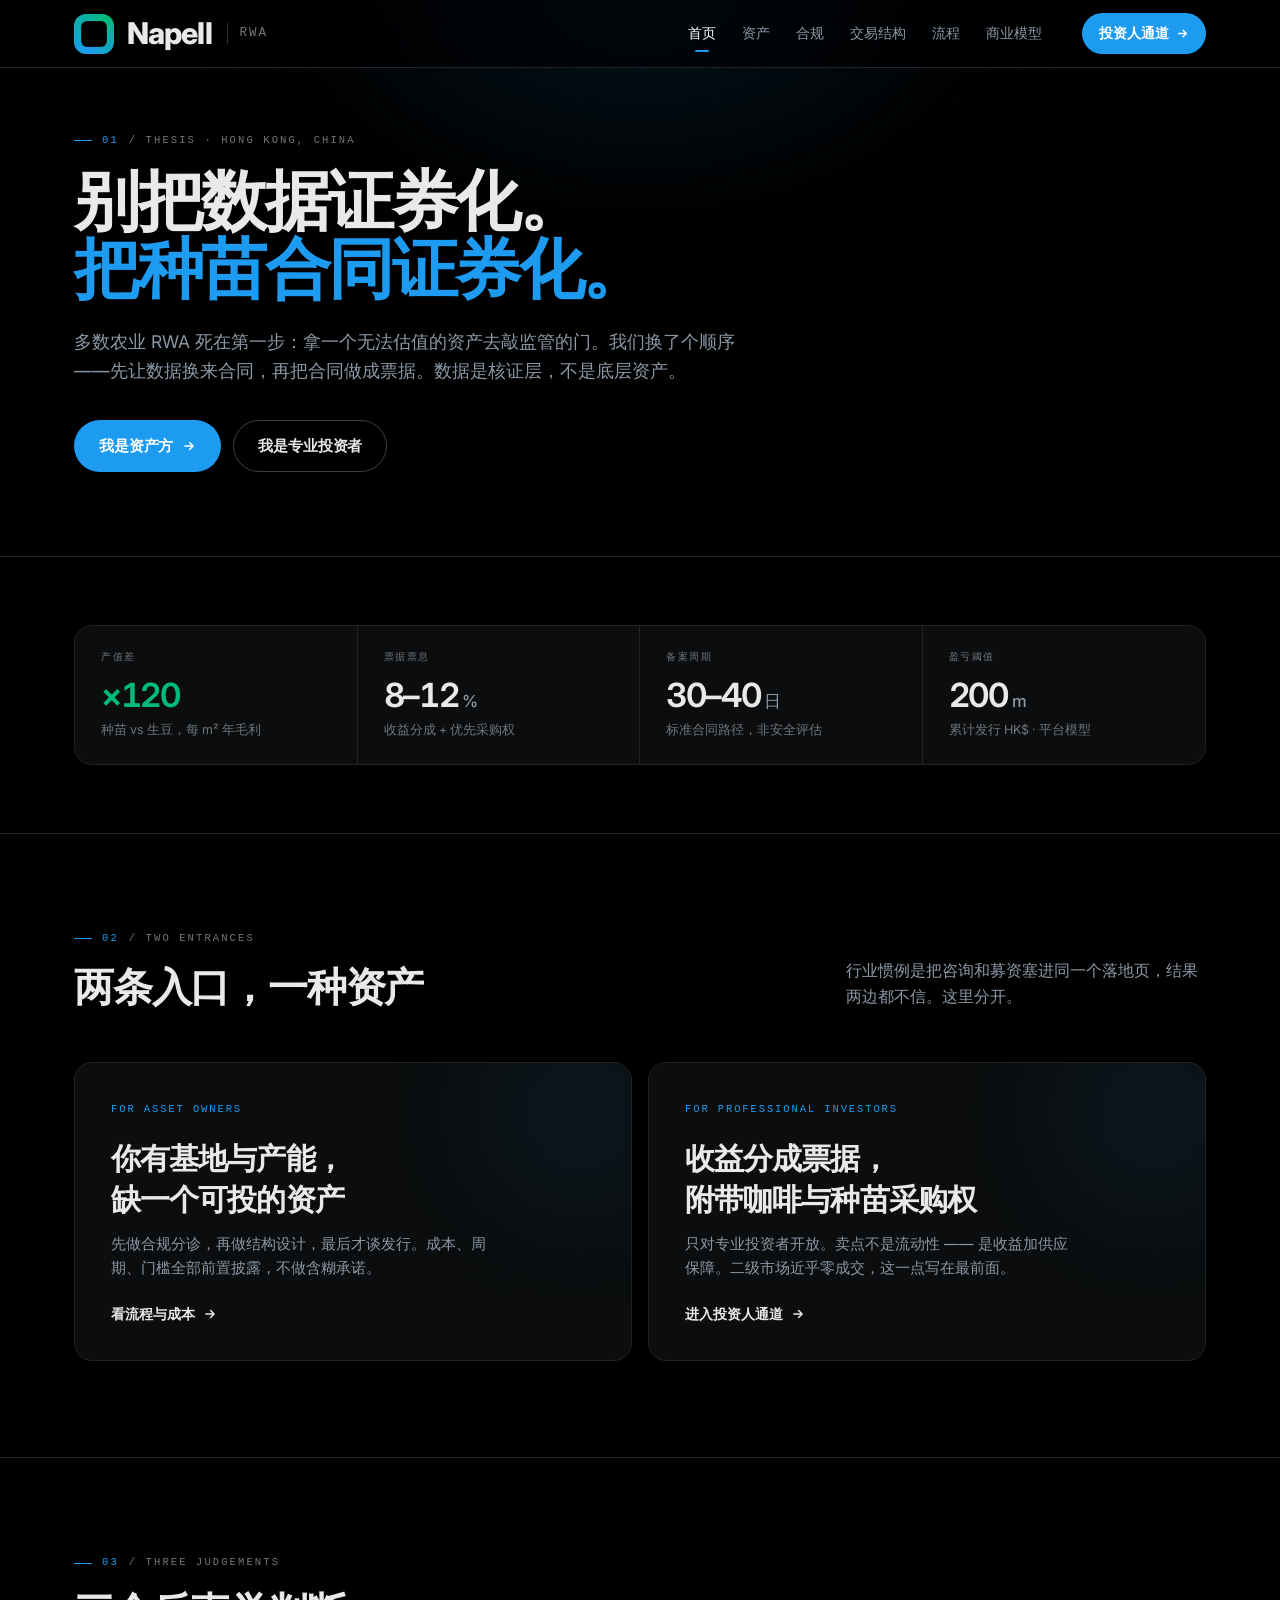
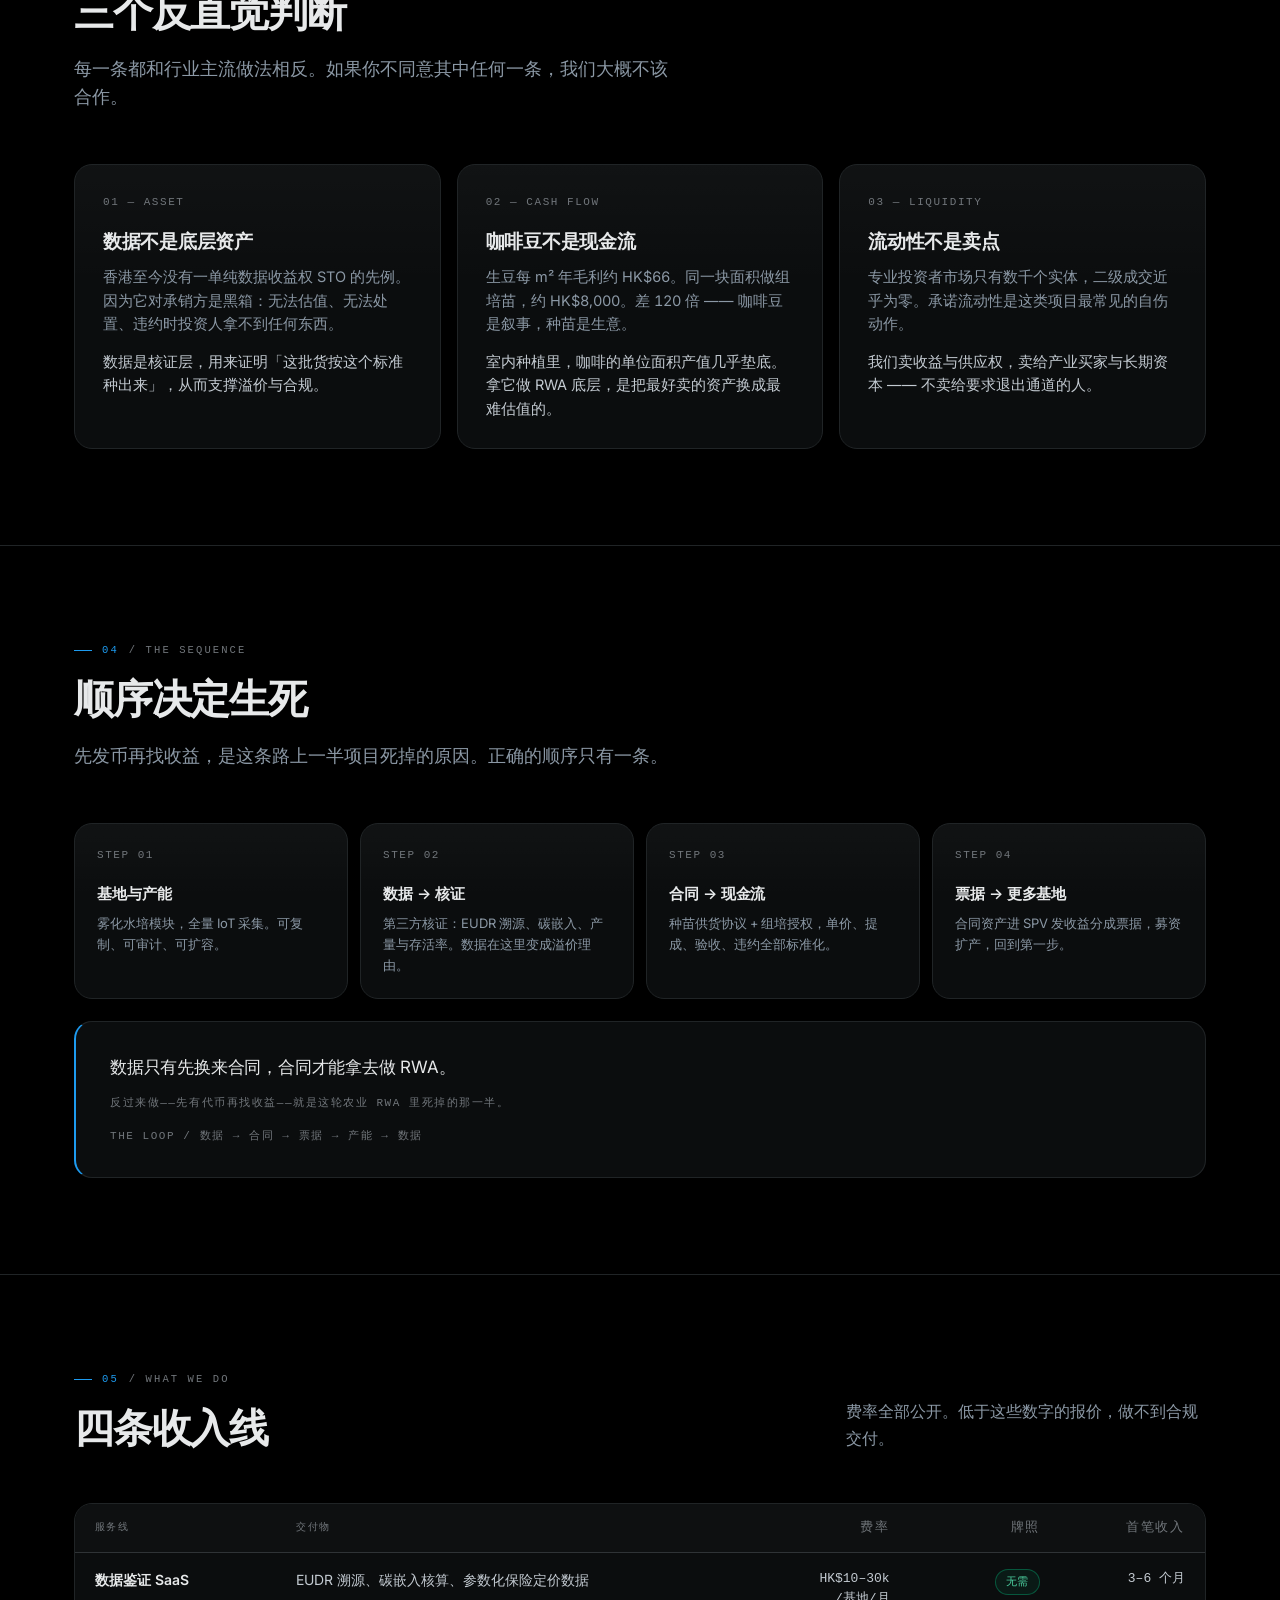
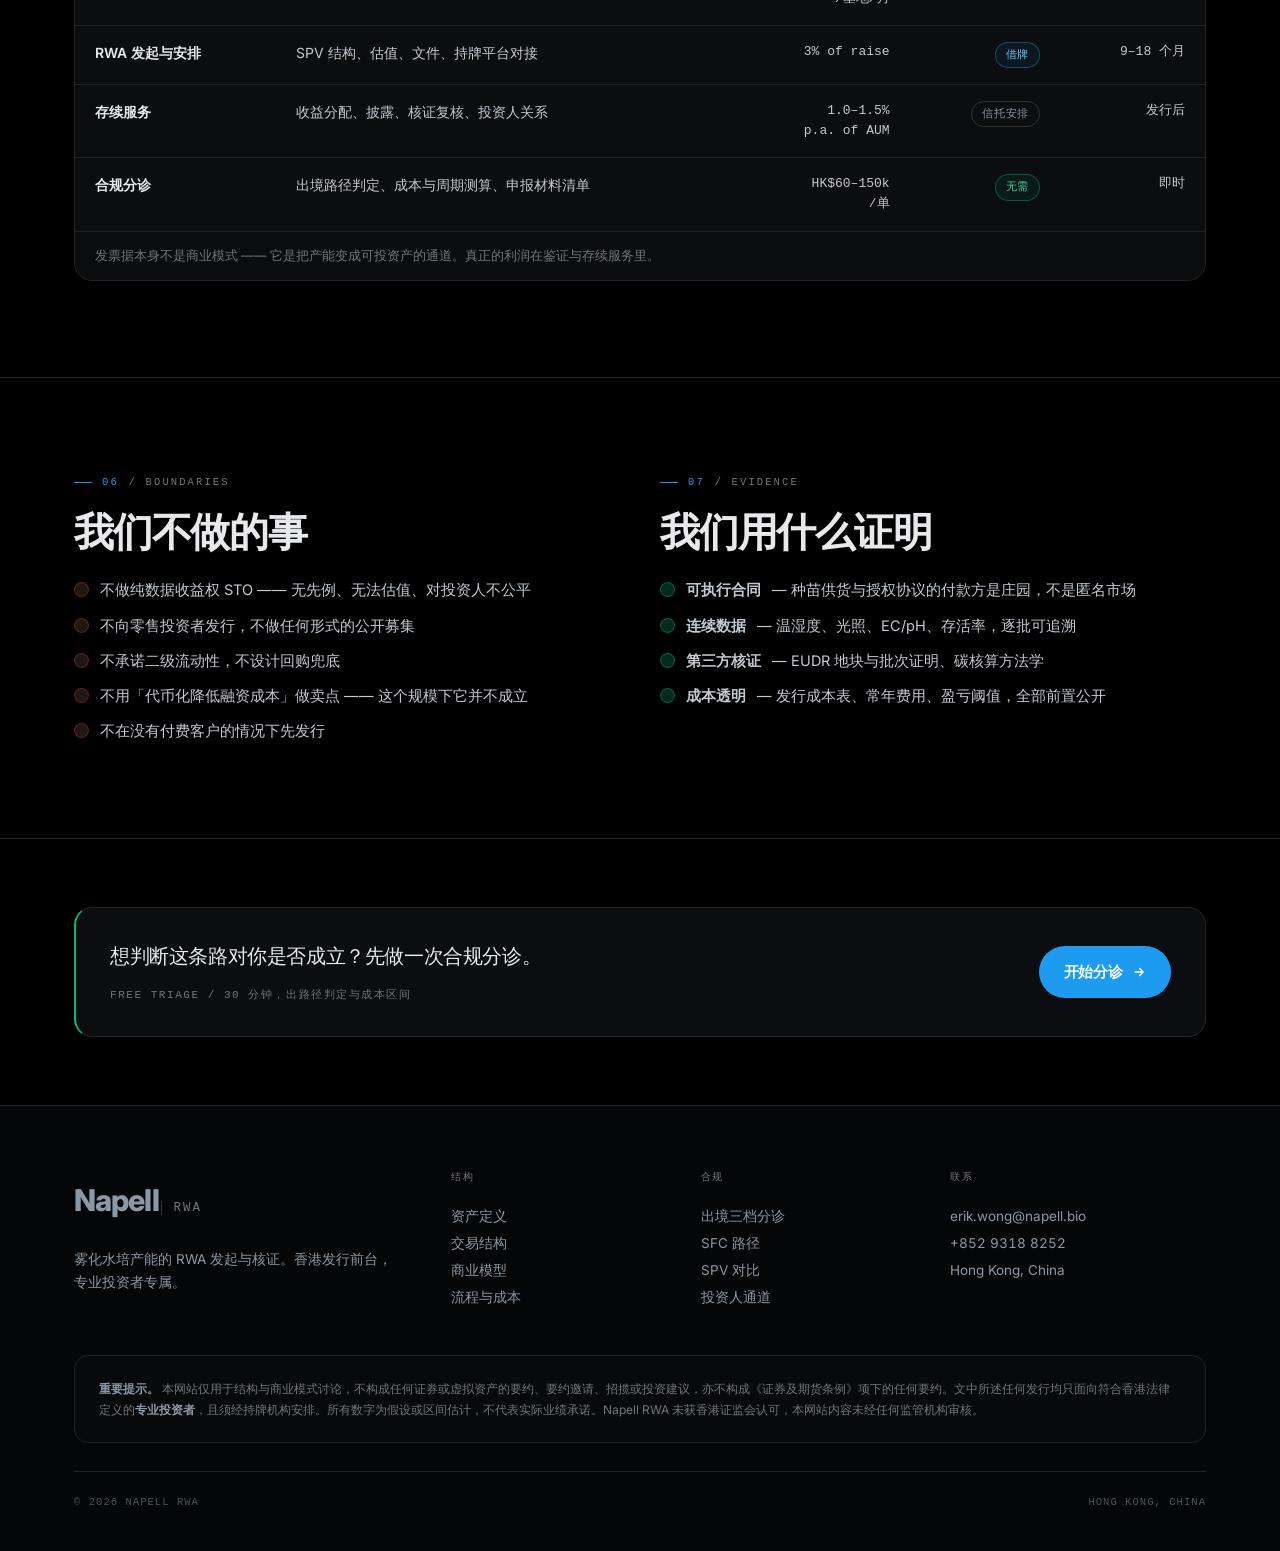
<file: index.html>
<!DOCTYPE html>
<html lang="zh-CN">
<head>
<meta charset="UTF-8">
<meta name="viewport" content="width=device-width, initial-scale=1">
<title>Napell RWA — 农业产能 RWA 发起与核证 · 香港</title>
<meta name="description" content="Napell RWA：把雾化水培的种苗供货与组培授权合同做成可投的收益分成票据。数据做核证层，香港做发行前台，专业投资者专属。">
<link rel="preconnect" href="https://fonts.googleapis.com">
<link rel="preconnect" href="https://fonts.gstatic.com" crossorigin>
<link href="https://fonts.googleapis.com/css2?family=Inter:wght@300;400;500;600;700&display=swap" rel="stylesheet">
<script>document.documentElement.classList.add("js")</script>
<link rel="stylesheet" href="assets/css/style.css">
<link rel="icon" href="data:image/svg+xml,%3Csvg xmlns='http://www.w3.org/2000/svg' viewBox='0 0 32 32'%3E%3Crect width='32' height='32' rx='9' fill='%23000'/%3E%3Ccircle cx='16' cy='16' r='7' fill='none' stroke='%231d9bf0' stroke-width='2.5'/%3E%3C/svg%3E">
</head>
<body>
<div id="prog"></div>

<header>
  <div class="nav">
    <a class="brand" href="index.html"><span class="mark"></span><b>Napell</b><i>RWA</i></a>
    <ul class="menu">
      <li><a href="index.html" class="on">首页</a></li>
      <li>
        <a href="asset.html">资产</a>
        <div class="dd">
          <a href="asset.html"><strong>资产定义</strong><em>为什么是种苗与协议授权，不是数据</em></a>
          <a href="asset.html#unit"><strong>单位经济学</strong><em>每 m² 年产值的百倍差距</em></a>
          <a href="asset.html#compare"><strong>资产类别对比</strong><em>可估值性 · 可执行性 · 监管先例</em></a>
        </div>
      </li>
      <li>
        <a href="compliance.html">合规</a>
        <div class="dd">
          <a href="compliance.html#triage"><strong>出境三档分诊</strong><em>标准合同备案 / 保护认证 / 安全评估</em></a>
          <a href="compliance.html#sfc"><strong>SFC 发行路径</strong><em>1 号 + 7 号牌 · PI 门槛 · Ensemble</em></a>
          <a href="compliance.html#spv"><strong>SPV 注册地对比</strong><em>开曼群岛 vs 香港</em></a>
        </div>
      </li>
      <li><a href="structure.html">交易结构</a></li>
      <li><a href="process.html">流程</a></li>
      <li><a href="model.html">商业模型</a></li>
    </ul>
    <a class="nav-cta" href="investor.html">投资人通道
      <svg viewBox="0 0 24 24" fill="none" stroke="currentColor" stroke-width="2.6" stroke-linecap="round" stroke-linejoin="round"><path d="M5 12h14M13 6l6 6-6 6"/></svg>
    </a>
    <button class="burger" aria-label="菜单" aria-expanded="false"><span></span><span></span><span></span></button>
  </div>
</header>

<main>
  <section class="hero">
    <div class="wrap">
      <div class="eyebrow rv"><b>01</b> / Thesis · Hong Kong, China</div>
      <h1 class="rv">别把数据证券化。<span class="l2">把种苗合同证券化。</span></h1>
      <p class="lead rv">多数农业 RWA 死在第一步：拿一个无法估值的资产去敲监管的门。我们换了个顺序——先让数据换来合同，再把合同做成票据。数据是核证层，不是底层资产。</p>
      <div class="hero-actions rv">
        <a class="btn btn-primary" href="process.html">我是资产方
          <svg viewBox="0 0 24 24" fill="none" stroke="currentColor" stroke-width="2.6" stroke-linecap="round" stroke-linejoin="round"><path d="M5 12h14M13 6l6 6-6 6"/></svg>
        </a>
        <a class="btn btn-ghost" href="investor.html">我是专业投资者</a>
      </div>
    </div>
  </section>

  <section class="sec tight">
    <div class="wrap">
      <div class="kpis rv">
        <div class="kpi">
          <span class="k">产值差</span>
          <div class="v up">×120</div>
          <div class="s">种苗 vs 生豆，每 m² 年毛利</div>
        </div>
        <div class="kpi">
          <span class="k">票据票息</span>
          <div class="v">8–12<small>%</small></div>
          <div class="s">收益分成 + 优先采购权</div>
        </div>
        <div class="kpi">
          <span class="k">备案周期</span>
          <div class="v">30–40<small>日</small></div>
          <div class="s">标准合同路径，非安全评估</div>
        </div>
        <div class="kpi">
          <span class="k">盈亏阈值</span>
          <div class="v">200<small>m</small></div>
          <div class="s">累计发行 HK$ · 平台模型</div>
        </div>
      </div>
    </div>
  </section>

  <section class="sec">
    <div class="wrap">
      <div class="sec-head split">
        <div>
          <div class="eyebrow"><b>02</b> / Two entrances</div>
          <h2>两条入口，一种资产</h2>
        </div>
        <p class="dim" style="max-width:36ch">行业惯例是把咨询和募资塞进同一个落地页，结果两边都不信。这里分开。</p>
      </div>

      <div class="gateway">
        <a class="gw rv" href="process.html">
          <span class="tag">For asset owners</span>
          <h3>你有基地与产能，<br>缺一个可投的资产</h3>
          <p>先做合规分诊，再做结构设计，最后才谈发行。成本、周期、门槛全部前置披露，不做含糊承诺。</p>
          <span class="go">看流程与成本
            <svg viewBox="0 0 24 24" fill="none" stroke="currentColor" stroke-width="2.6" stroke-linecap="round" stroke-linejoin="round"><path d="M5 12h14M13 6l6 6-6 6"/></svg>
          </span>
        </a>
        <a class="gw rv" href="investor.html">
          <span class="tag">For professional investors</span>
          <h3>收益分成票据，<br>附带咖啡与种苗采购权</h3>
          <p>只对专业投资者开放。卖点不是流动性 —— 是收益加供应保障。二级市场近乎零成交，这一点写在最前面。</p>
          <span class="go">进入投资人通道
            <svg viewBox="0 0 24 24" fill="none" stroke="currentColor" stroke-width="2.6" stroke-linecap="round" stroke-linejoin="round"><path d="M5 12h14M13 6l6 6-6 6"/></svg>
          </span>
        </a>
      </div>
    </div>
  </section>

  <section class="sec">
    <div class="wrap">
      <div class="sec-head">
        <div class="eyebrow"><b>03</b> / Three judgements</div>
        <h2>三个反直觉判断</h2>
        <p class="lead tight">每一条都和行业主流做法相反。如果你不同意其中任何一条，我们大概不该合作。</p>
      </div>

      <div class="grid g3">
        <article class="card rv">
          <span class="num">01 — ASSET</span>
          <h3>数据不是底层资产</h3>
          <p>香港至今没有一单纯数据收益权 STO 的先例。因为它对承销方是黑箱：无法估值、无法处置、违约时投资人拿不到任何东西。</p>
          <p style="margin-top:14px;color:var(--txt-2)">数据是核证层，用来证明「这批货按这个标准种出来」，从而支撑溢价与合规。</p>
        </article>
        <article class="card rv">
          <span class="num">02 — CASH FLOW</span>
          <h3>咖啡豆不是现金流</h3>
          <p>生豆每 m² 年毛利约 HK$66。同一块面积做组培苗，约 HK$8,000。差 120 倍 —— 咖啡豆是叙事，种苗是生意。</p>
          <p style="margin-top:14px;color:var(--txt-2)">室内种植里，咖啡的单位面积产值几乎垫底。拿它做 RWA 底层，是把最好卖的资产换成最难估值的。</p>
        </article>
        <article class="card rv">
          <span class="num">03 — LIQUIDITY</span>
          <h3>流动性不是卖点</h3>
          <p>专业投资者市场只有数千个实体，二级成交近乎为零。承诺流动性是这类项目最常见的自伤动作。</p>
          <p style="margin-top:14px;color:var(--txt-2)">我们卖收益与供应权，卖给产业买家与长期资本 —— 不卖给要求退出通道的人。</p>
        </article>
      </div>
    </div>
  </section>

  <section class="sec">
    <div class="wrap">
      <div class="sec-head">
        <div class="eyebrow"><b>04</b> / The sequence</div>
        <h2>顺序决定生死</h2>
        <p class="lead tight">先发币再找收益，是这条路上一半项目死掉的原因。正确的顺序只有一条。</p>
      </div>

      <div class="grid g4 rv" style="gap:12px">
        <div class="card flat" style="padding:22px">
          <span class="num">STEP 01</span>
          <h4 style="margin-bottom:6px">基地与产能</h4>
          <p style="font-size:13px">雾化水培模块，全量 IoT 采集。可复制、可审计、可扩容。</p>
        </div>
        <div class="card flat" style="padding:22px">
          <span class="num">STEP 02</span>
          <h4 style="margin-bottom:6px">数据 → 核证</h4>
          <p style="font-size:13px">第三方核证：EUDR 溯源、碳嵌入、产量与存活率。数据在这里变成溢价理由。</p>
        </div>
        <div class="card flat" style="padding:22px">
          <span class="num">STEP 03</span>
          <h4 style="margin-bottom:6px">合同 → 现金流</h4>
          <p style="font-size:13px">种苗供货协议 + 组培授权，单价、提成、验收、违约全部标准化。</p>
        </div>
        <div class="card flat" style="padding:22px">
          <span class="num">STEP 04</span>
          <h4 style="margin-bottom:6px">票据 → 更多基地</h4>
          <p style="font-size:13px">合同资产进 SPV 发收益分成票据，募资扩产，回到第一步。</p>
        </div>
      </div>

      <div class="callout rv" style="margin-top:22px">
        <p>数据只有先换来合同，合同才能拿去做 RWA。<span class="dim">反过来做——先有代币再找收益——就是这轮农业 RWA 里死掉的那一半。</span></p>
        <span>The loop / 数据 → 合同 → 票据 → 产能 → 数据</span>
      </div>
    </div>
  </section>

  <section class="sec">
    <div class="wrap">
      <div class="sec-head split">
        <div>
          <div class="eyebrow"><b>05</b> / What we do</div>
          <h2>四条收入线</h2>
        </div>
        <p class="dim" style="max-width:36ch">费率全部公开。低于这些数字的报价，做不到合规交付。</p>
      </div>

      <div class="tbl-wrap rv">
        <div class="tbl-scroll">
          <table>
            <thead>
              <tr><th>服务线</th><th>交付物</th><th class="n">费率</th><th class="n">牌照</th><th class="n">首笔收入</th></tr>
            </thead>
            <tbody>
              <tr>
                <td><strong>数据鉴证 SaaS</strong></td>
                <td>EUDR 溯源、碳嵌入核算、参数化保险定价数据</td>
                <td class="n">HK$10–30k<br>/基地/月</td>
                <td class="n"><span class="chip chip-up">无需</span></td>
                <td class="n">3–6 个月</td>
              </tr>
              <tr>
                <td><strong>RWA 发起与安排</strong></td>
                <td>SPV 结构、估值、文件、持牌平台对接</td>
                <td class="n">3% of raise</td>
                <td class="n"><span class="chip chip-acc">借牌</span></td>
                <td class="n">9–18 个月</td>
              </tr>
              <tr>
                <td><strong>存续服务</strong></td>
                <td>收益分配、披露、核证复核、投资人关系</td>
                <td class="n">1.0–1.5%<br>p.a. of AUM</td>
                <td class="n"><span class="chip">信托安排</span></td>
                <td class="n">发行后</td>
              </tr>
              <tr>
                <td><strong>合规分诊</strong></td>
                <td>出境路径判定、成本与周期测算、申报材料清单</td>
                <td class="n">HK$60–150k<br>/单</td>
                <td class="n"><span class="chip chip-up">无需</span></td>
                <td class="n">即时</td>
              </tr>
            </tbody>
          </table>
        </div>
        <div class="tbl-note">发票据本身不是商业模式 —— 它是把产能变成可投资产的通道。真正的利润在鉴证与存续服务里。</div>
      </div>
    </div>
  </section>

  <section class="sec">
    <div class="wrap">
      <div class="grid g2" style="gap:40px;align-items:start">
        <div class="rv">
          <div class="eyebrow"><b>06</b> / Boundaries</div>
          <h2 style="margin-bottom:24px">我们不做的事</h2>
          <ul class="ticks cross">
            <li>不做纯数据收益权 STO —— 无先例、无法估值、对投资人不公平</li>
            <li>不向零售投资者发行，不做任何形式的公开募集</li>
            <li>不承诺二级流动性，不设计回购兜底</li>
            <li>不用「代币化降低融资成本」做卖点 —— 这个规模下它并不成立</li>
            <li>不在没有付费客户的情况下先发行</li>
          </ul>
        </div>
        <div class="rv">
          <div class="eyebrow"><b>07</b> / Evidence</div>
          <h2 style="margin-bottom:24px">我们用什么证明</h2>
          <ul class="ticks">
            <li><strong>可执行合同</strong> — 种苗供货与授权协议的付款方是庄园，不是匿名市场</li>
            <li><strong>连续数据</strong> — 温湿度、光照、EC/pH、存活率，逐批可追溯</li>
            <li><strong>第三方核证</strong> — EUDR 地块与批次证明、碳核算方法学</li>
            <li><strong>成本透明</strong> — 发行成本表、常年费用、盈亏阈值，全部前置公开</li>
          </ul>
        </div>
      </div>
    </div>
  </section>

  <section class="sec tight">
    <div class="wrap">
      <div class="callout rv" style="border-left-color:var(--up);display:flex;gap:28px;align-items:center;flex-wrap:wrap;justify-content:space-between">
        <div>
          <p style="font-size:20px;letter-spacing:-.02em">想判断这条路对你是否成立？先做一次合规分诊。</p>
          <span>Free triage / 30 分钟，出路径判定与成本区间</span>
        </div>
        <a class="btn btn-primary" href="process.html">开始分诊
          <svg viewBox="0 0 24 24" fill="none" stroke="currentColor" stroke-width="2.6" stroke-linecap="round" stroke-linejoin="round"><path d="M5 12h14M13 6l6 6-6 6"/></svg>
        </a>
      </div>
    </div>
  </section>
</main>

<footer>
  <div class="wrap">
    <div class="f-grid">
      <div>
        <a class="brand" href="index.html" style="margin-bottom:18px"><span class="mark"></span><b>Napell</b><i>RWA</i></a>
        <p style="max-width:36ch;line-height:1.7">雾化水培产能的 RWA 发起与核证。香港发行前台，专业投资者专属。</p>
      </div>
      <div>
        <h5>结构</h5>
        <a href="asset.html">资产定义</a>
        <a href="structure.html">交易结构</a>
        <a href="model.html">商业模型</a>
        <a href="process.html">流程与成本</a>
      </div>
      <div>
        <h5>合规</h5>
        <a href="compliance.html#triage">出境三档分诊</a>
        <a href="compliance.html#sfc">SFC 路径</a>
        <a href="compliance.html#spv">SPV 对比</a>
        <a href="investor.html">投资人通道</a>
      </div>
      <div>
        <h5>联系</h5>
        <p>erik.wong@napell.bio</p>
        <p>+852 9318 8252</p>
        <p>Hong Kong, China</p>
      </div>
    </div>
    <div class="disc">
      <strong>重要提示。</strong> 本网站仅用于结构与商业模式讨论，不构成任何证券或虚拟资产的要约、要约邀请、招揽或投资建议，亦不构成《证券及期货条例》项下的任何要约。文中所述任何发行均只面向符合香港法律定义的<strong>专业投资者</strong>，且须经持牌机构安排。所有数字为假设或区间估计，不代表实际业绩承诺。Napell RWA 未获香港证监会认可，本网站内容未经任何监管机构审核。
    </div>
    <div class="f-bot">
      <span>© <span data-year>2026</span> Napell RWA</span>
      <span>Hong Kong, China</span>
    </div>
  </div>
</footer>

<script src="assets/js/site.js"></script>
</body>
</html>
</file>
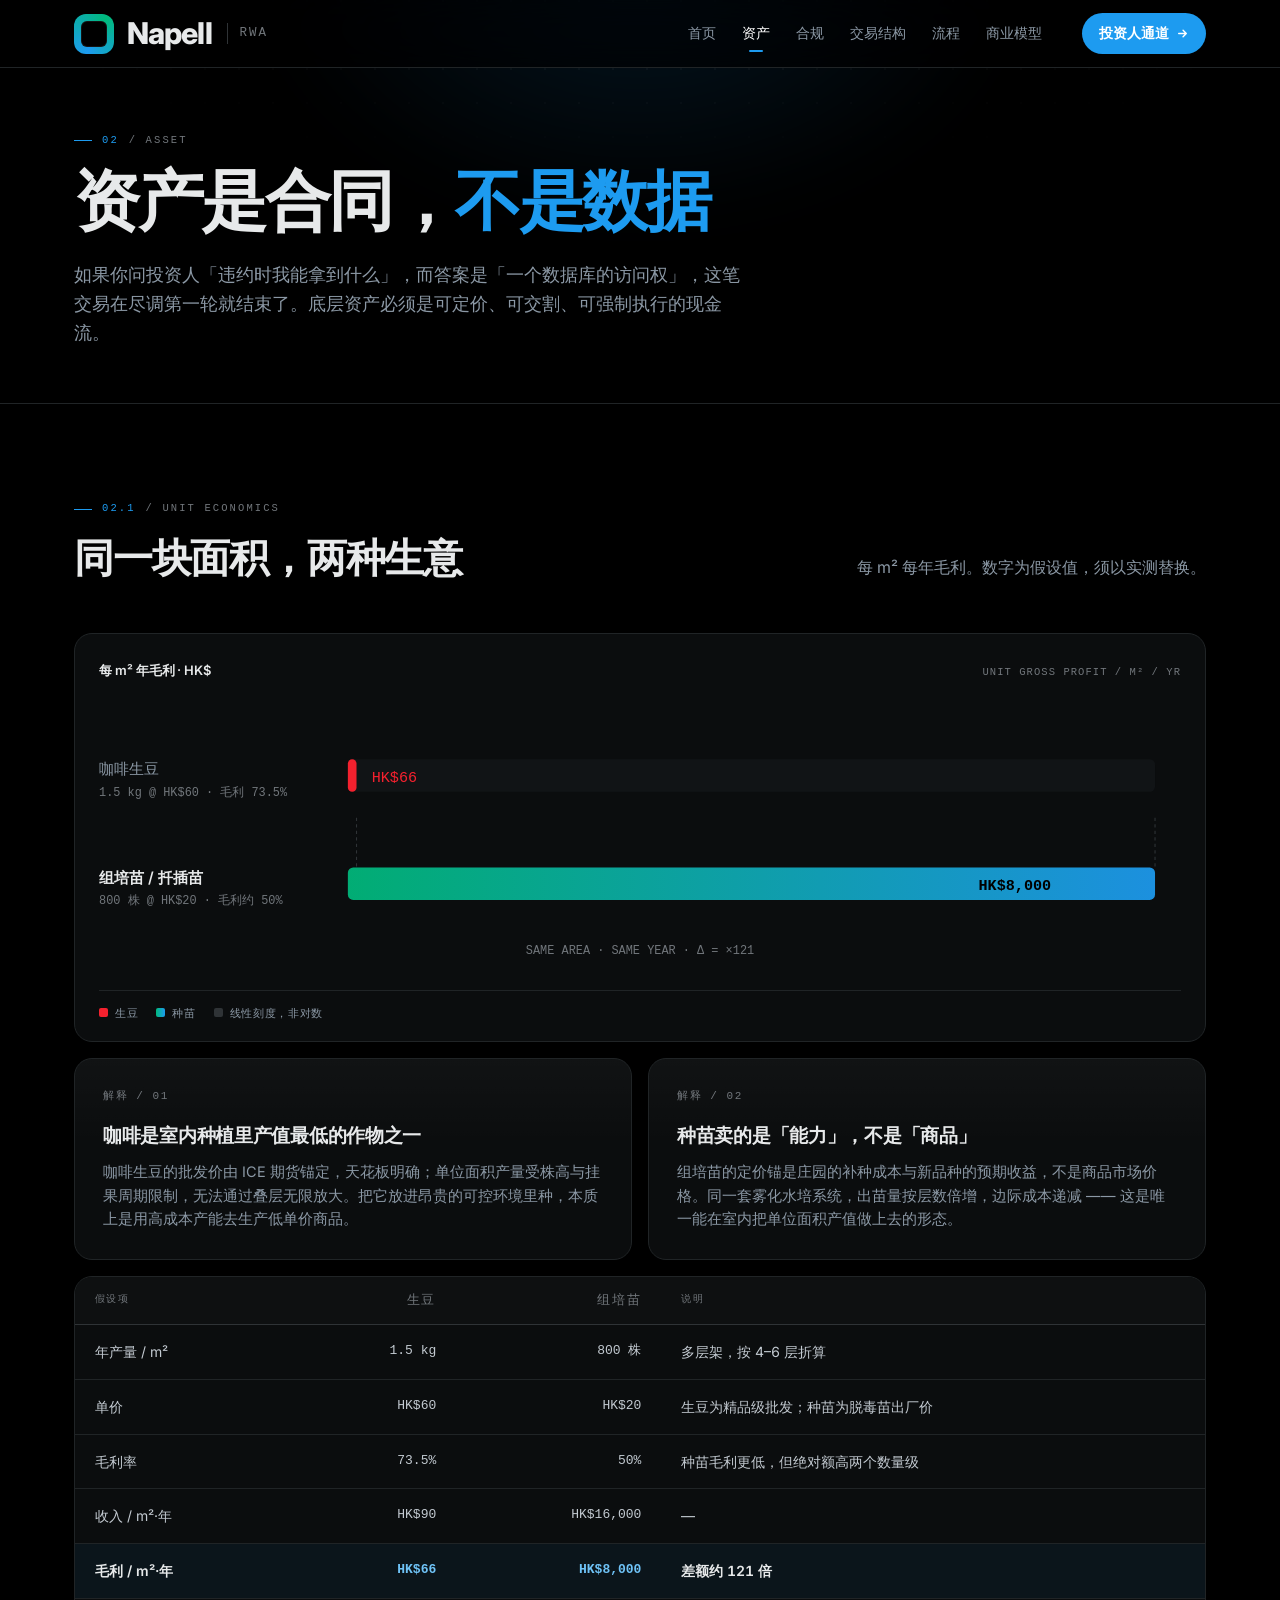
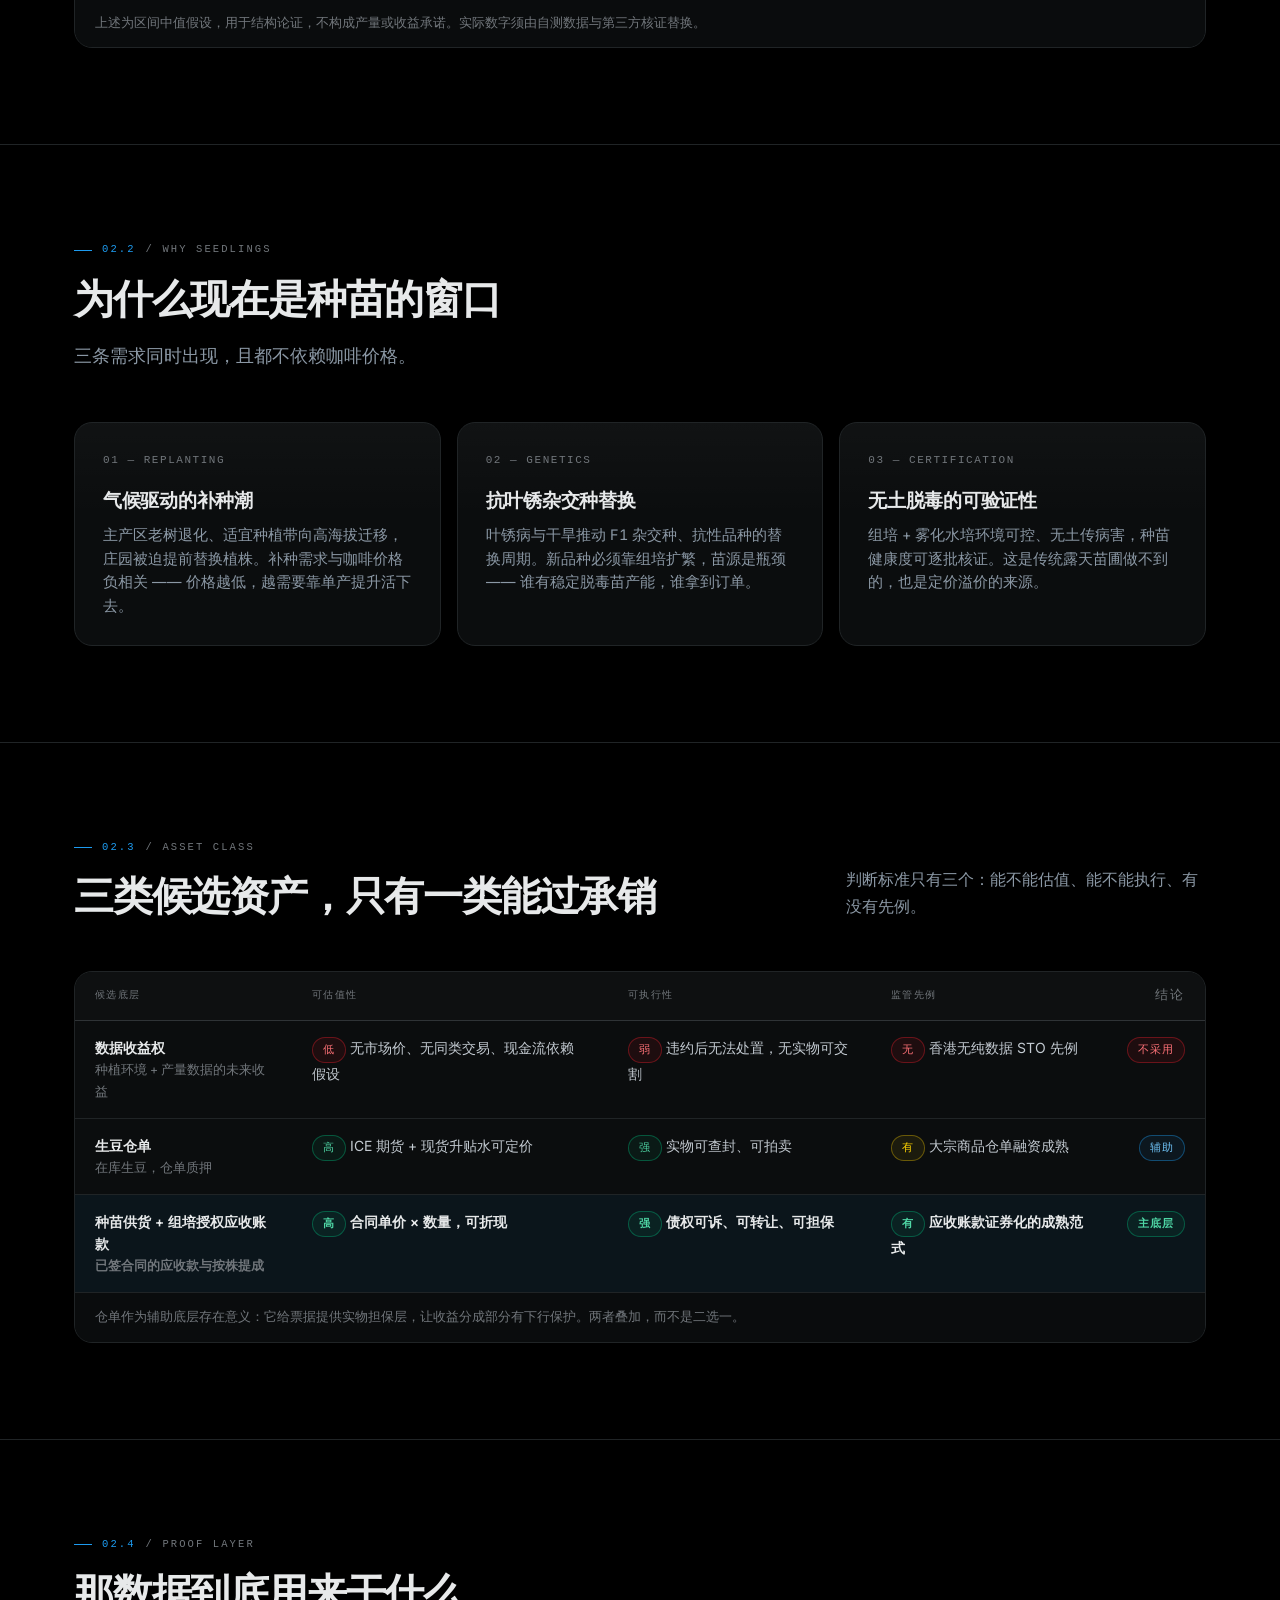
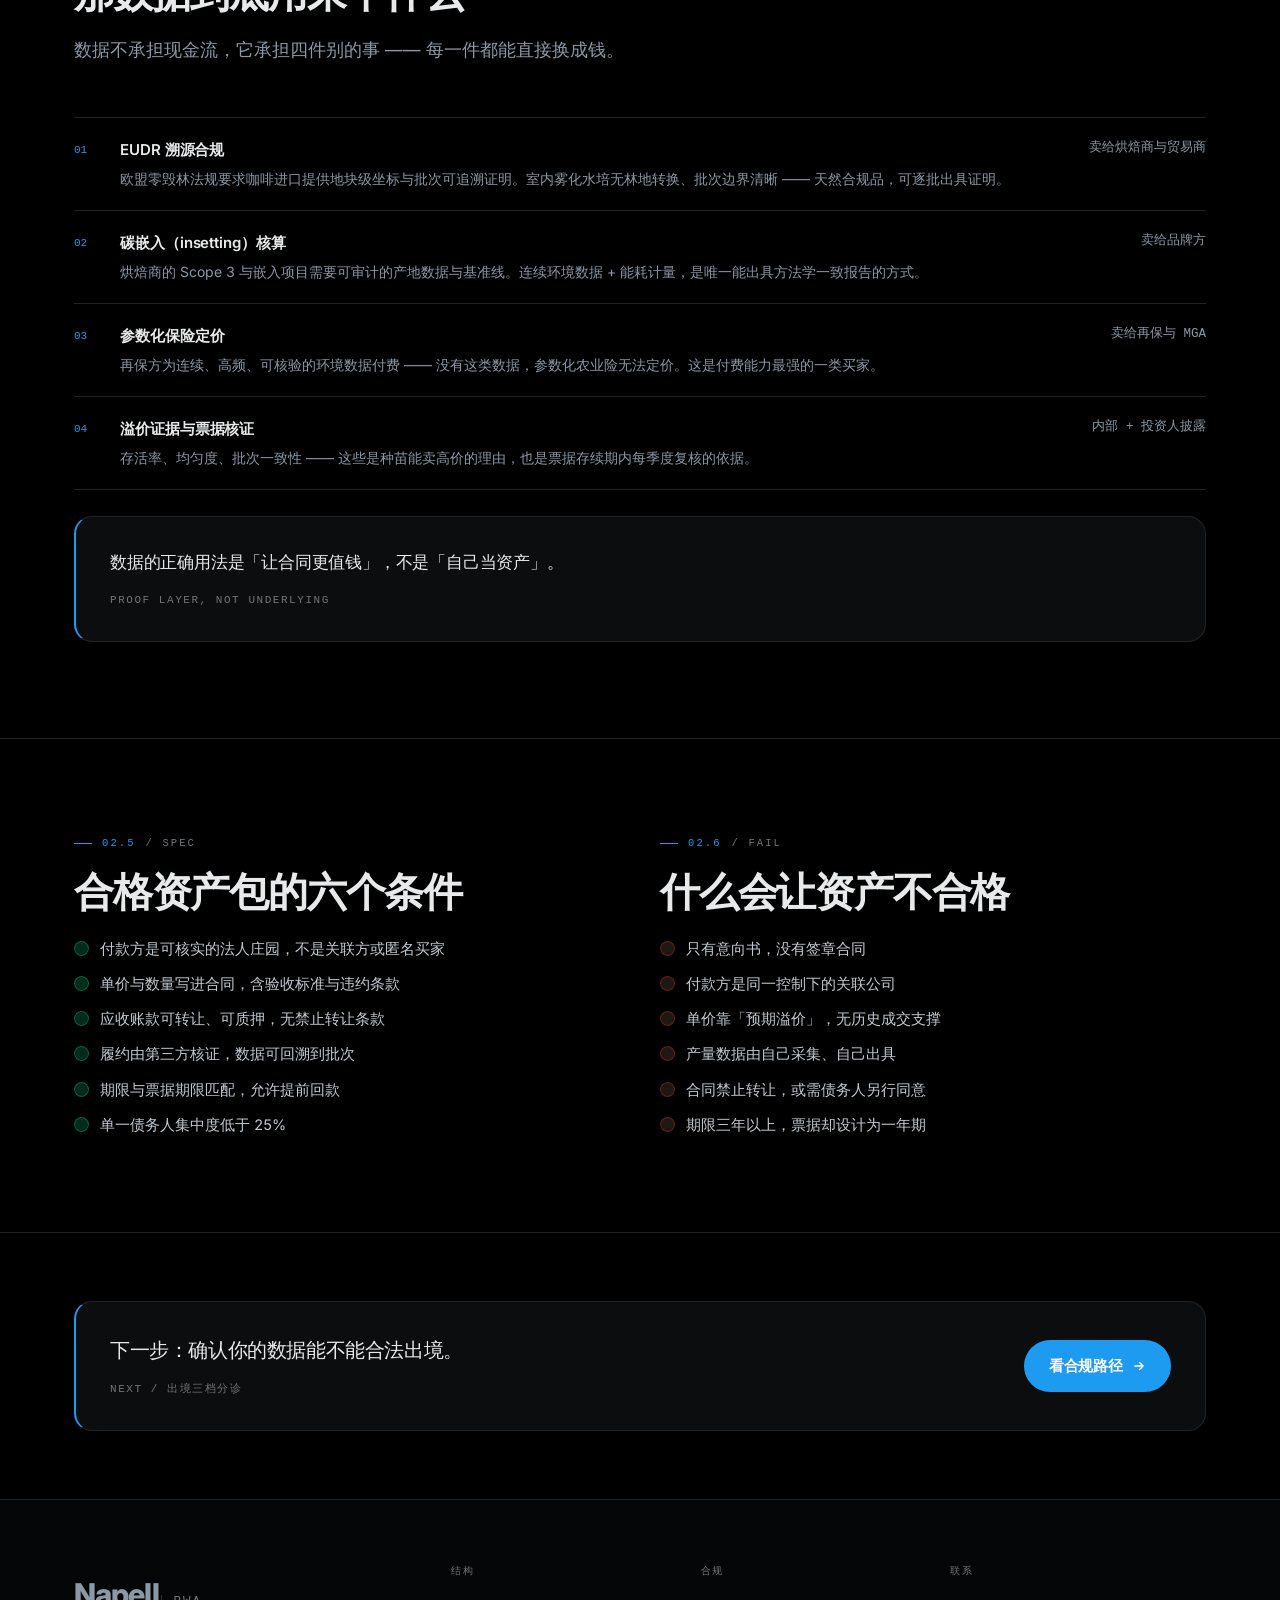
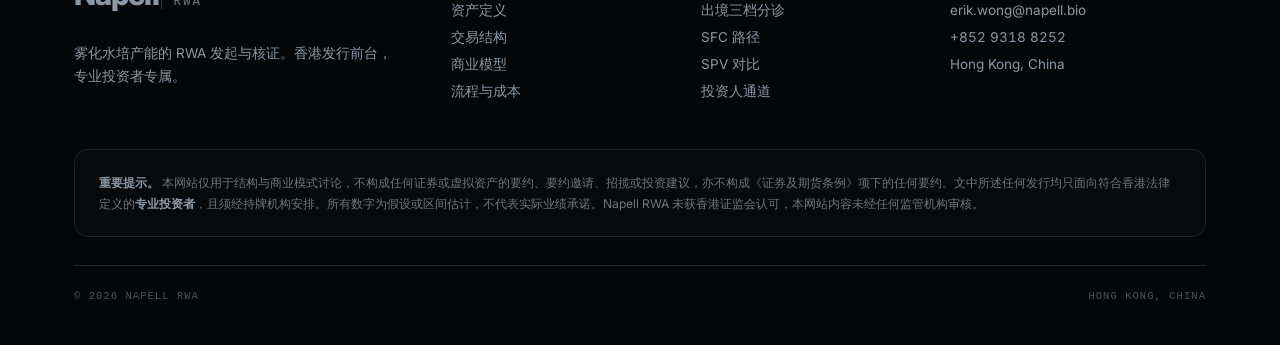
<file: asset.html>
<!DOCTYPE html>
<html lang="zh-CN">
<head>
<meta charset="UTF-8">
<meta name="viewport" content="width=device-width, initial-scale=1">
<title>资产 — Napell RWA</title>
<meta name="description" content="为什么底层资产必须是种苗供货与组培授权合同，而不是数据或生豆。单位面积经济学、资产类别对比、数据的核证用途。">
<link rel="preconnect" href="https://fonts.googleapis.com">
<link rel="preconnect" href="https://fonts.gstatic.com" crossorigin>
<link href="https://fonts.googleapis.com/css2?family=Inter:wght@300;400;500;600;700&display=swap" rel="stylesheet">
<script>document.documentElement.classList.add("js")</script>
<link rel="stylesheet" href="assets/css/style.css">
<link rel="icon" href="data:image/svg+xml,%3Csvg xmlns='http://www.w3.org/2000/svg' viewBox='0 0 32 32'%3E%3Crect width='32' height='32' rx='9' fill='%23000'/%3E%3Ccircle cx='16' cy='16' r='7' fill='none' stroke='%231d9bf0' stroke-width='2.5'/%3E%3C/svg%3E">
</head>
<body>
<div id="prog"></div>

<header>
  <div class="nav">
    <a class="brand" href="index.html"><span class="mark"></span><b>Napell</b><i>RWA</i></a>
    <ul class="menu">
      <li><a href="index.html">首页</a></li>
      <li>
        <a href="asset.html" class="on">资产</a>
        <div class="dd">
          <a href="asset.html"><strong>资产定义</strong><em>为什么是种苗与协议授权，不是数据</em></a>
          <a href="asset.html#unit"><strong>单位经济学</strong><em>每 m² 年产值的百倍差距</em></a>
          <a href="asset.html#compare"><strong>资产类别对比</strong><em>可估值性 · 可执行性 · 监管先例</em></a>
        </div>
      </li>
      <li>
        <a href="compliance.html">合规</a>
        <div class="dd">
          <a href="compliance.html#triage"><strong>出境三档分诊</strong><em>标准合同备案 / 保护认证 / 安全评估</em></a>
          <a href="compliance.html#sfc"><strong>SFC 发行路径</strong><em>1 号 + 7 号牌 · PI 门槛 · Ensemble</em></a>
          <a href="compliance.html#spv"><strong>SPV 注册地对比</strong><em>开曼群岛 vs 香港</em></a>
        </div>
      </li>
      <li><a href="structure.html">交易结构</a></li>
      <li><a href="process.html">流程</a></li>
      <li><a href="model.html">商业模型</a></li>
    </ul>
    <a class="nav-cta" href="investor.html">投资人通道
      <svg viewBox="0 0 24 24" fill="none" stroke="currentColor" stroke-width="2.6" stroke-linecap="round" stroke-linejoin="round"><path d="M5 12h14M13 6l6 6-6 6"/></svg>
    </a>
    <button class="burger" aria-label="菜单" aria-expanded="false"><span></span><span></span><span></span></button>
  </div>
</header>

<main>
  <section class="hero" style="padding-bottom:56px">
    <div class="wrap">
      <div class="eyebrow rv"><b>02</b> / Asset</div>
      <h1 class="rv" style="max-width:20ch">资产是合同，<span style="color:var(--acc)">不是数据</span></h1>
      <p class="lead rv">如果你问投资人「违约时我能拿到什么」，而答案是「一个数据库的访问权」，这笔交易在尽调第一轮就结束了。底层资产必须是可定价、可交割、可强制执行的现金流。</p>
    </div>
  </section>

  <section class="sec" id="unit">
    <div class="wrap">
      <div class="sec-head split">
        <div>
          <div class="eyebrow"><b>02.1</b> / Unit economics</div>
          <h2>同一块面积，两种生意</h2>
        </div>
        <p class="dim" style="max-width:38ch">每 m² 每年毛利。数字为假设值，须以实测替换。</p>
      </div>

      <div class="chart rv">
        <div class="chart-hd">
          <h4>每 m² 年毛利 · HK$</h4>
          <span>Unit gross profit / m² / yr</span>
        </div>
        <svg viewBox="0 0 1000 250" role="img" aria-label="咖啡生豆每平方米年毛利66港元，组培苗8000港元">
          <defs>
            <linearGradient id="bg1" x1="0" y1="0" x2="1" y2="0">
              <stop offset="0" stop-color="#00ba7c"/><stop offset="1" stop-color="#1d9bf0"/>
            </linearGradient>
          </defs>
          <!-- 生豆 -->
          <text x="0" y="66" fill="#8b98a5" font-size="14" font-family="Inter,sans-serif">咖啡生豆</text>
          <text x="0" y="86" fill="#71767b" font-size="11" font-family="ui-monospace,monospace">1.5 kg @ HK$60 · 毛利 73.5%</text>
          <rect x="230" y="52" width="746" height="30" rx="5" fill="#111416"/>
          <rect x="230" y="52" width="8" height="30" rx="4" fill="#f4212e"/>
          <text x="252" y="73" fill="#f4212e" font-size="14" font-family="ui-monospace,monospace">HK$66</text>

          <!-- 种苗 -->
          <text x="0" y="166" fill="#e7e9ea" font-size="14" font-weight="600" font-family="Inter,sans-serif">组培苗 / 扦插苗</text>
          <text x="0" y="186" fill="#71767b" font-size="11" font-family="ui-monospace,monospace">800 株 @ HK$20 · 毛利约 50%</text>
          <rect x="230" y="152" width="746" height="30" rx="5" fill="#111416"/>
          <rect x="230" y="152" width="746" height="30" rx="5" fill="url(#bg1)" opacity=".92"/>
          <text x="880" y="173" fill="#000" font-size="14" font-weight="700" font-family="ui-monospace,monospace" text-anchor="end">HK$8,000</text>

          <!-- 差距标注 -->
          <line x1="238" y1="106" x2="238" y2="152" stroke="#2f3336" stroke-dasharray="3 3"/>
          <line x1="976" y1="106" x2="976" y2="152" stroke="#2f3336" stroke-dasharray="3 3"/>
          <text x="500" y="232" fill="#71767b" font-size="11" font-family="ui-monospace,monospace" text-anchor="middle">SAME AREA · SAME YEAR · Δ = ×121</text>
        </svg>
        <div class="legend">
          <span><i style="background:#f4212e"></i>生豆</span>
          <span><i style="background:linear-gradient(90deg,#00ba7c,#1d9bf0)"></i>种苗</span>
          <span><i style="background:#2f3336"></i>线性刻度，非对数</span>
        </div>
      </div>

      <div class="grid g2 rv" style="margin-top:16px">
        <div class="card">
          <span class="num">解释 / 01</span>
          <h3 style="margin-bottom:12px">咖啡是室内种植里产值最低的作物之一</h3>
          <p>咖啡生豆的批发价由 ICE 期货锚定，天花板明确；单位面积产量受株高与挂果周期限制，无法通过叠层无限放大。把它放进昂贵的可控环境里种，本质上是用高成本产能去生产低单价商品。</p>
        </div>
        <div class="card">
          <span class="num">解释 / 02</span>
          <h3 style="margin-bottom:12px">种苗卖的是「能力」，不是「商品」</h3>
          <p>组培苗的定价锚是庄园的补种成本与新品种的预期收益，不是商品市场价格。同一套雾化水培系统，出苗量按层数倍增，边际成本递减 —— 这是唯一能在室内把单位面积产值做上去的形态。</p>
        </div>
      </div>

      <div class="tbl-wrap rv" style="margin-top:16px">
        <div class="tbl-scroll">
          <table>
            <thead>
              <tr><th>假设项</th><th class="n">生豆</th><th class="n">组培苗</th><th>说明</th></tr>
            </thead>
            <tbody>
              <tr><td>年产量 / m²</td><td class="n">1.5 kg</td><td class="n">800 株</td><td>多层架，按 4–6 层折算</td></tr>
              <tr><td>单价</td><td class="n">HK$60</td><td class="n">HK$20</td><td>生豆为精品级批发；种苗为脱毒苗出厂价</td></tr>
              <tr><td>毛利率</td><td class="n">73.5%</td><td class="n">50%</td><td>种苗毛利更低，但绝对额高两个数量级</td></tr>
              <tr><td>收入 / m²·年</td><td class="n">HK$90</td><td class="n">HK$16,000</td><td>—</td></tr>
              <tr class="total"><td>毛利 / m²·年</td><td class="n">HK$66</td><td class="n">HK$8,000</td><td>差额约 121 倍</td></tr>
            </tbody>
          </table>
        </div>
        <div class="tbl-note">上述为区间中值假设，用于结构论证，不构成产量或收益承诺。实际数字须由自测数据与第三方核证替换。</div>
      </div>
    </div>
  </section>

  <section class="sec">
    <div class="wrap">
      <div class="sec-head">
        <div class="eyebrow"><b>02.2</b> / Why seedlings</div>
        <h2>为什么现在是种苗的窗口</h2>
        <p class="lead tight">三条需求同时出现，且都不依赖咖啡价格。</p>
      </div>
      <div class="grid g3">
        <article class="card rv">
          <span class="num">01 — REPLANTING</span>
          <h3>气候驱动的补种潮</h3>
          <p>主产区老树退化、适宜种植带向高海拔迁移，庄园被迫提前替换植株。补种需求与咖啡价格负相关 —— 价格越低，越需要靠单产提升活下去。</p>
        </article>
        <article class="card rv">
          <span class="num">02 — GENETICS</span>
          <h3>抗叶锈杂交种替换</h3>
          <p>叶锈病与干旱推动 F1 杂交种、抗性品种的替换周期。新品种必须靠组培扩繁，苗源是瓶颈 —— 谁有稳定脱毒苗产能，谁拿到订单。</p>
        </article>
        <article class="card rv">
          <span class="num">03 — CERTIFICATION</span>
          <h3>无土脱毒的可验证性</h3>
          <p>组培 + 雾化水培环境可控、无土传病害，种苗健康度可逐批核证。这是传统露天苗圃做不到的，也是定价溢价的来源。</p>
        </article>
      </div>
    </div>
  </section>

  <section class="sec" id="compare">
    <div class="wrap">
      <div class="sec-head split">
        <div>
          <div class="eyebrow"><b>02.3</b> / Asset class</div>
          <h2>三类候选资产，只有一类能过承销</h2>
        </div>
        <p class="dim" style="max-width:36ch">判断标准只有三个：能不能估值、能不能执行、有没有先例。</p>
      </div>

      <div class="tbl-wrap rv">
        <div class="tbl-scroll">
          <table>
            <thead>
              <tr><th>候选底层</th><th>可估值性</th><th>可执行性</th><th>监管先例</th><th class="n">结论</th></tr>
            </thead>
            <tbody>
              <tr>
                <td><strong>数据收益权</strong><br><span class="dimmer" style="font-size:12.5px">种植环境 + 产量数据的未来收益</span></td>
                <td><span class="chip chip-dn">低</span> 无市场价、无同类交易、现金流依赖假设</td>
                <td><span class="chip chip-dn">弱</span> 违约后无法处置，无实物可交割</td>
                <td><span class="chip chip-dn">无</span> 香港无纯数据 STO 先例</td>
                <td class="n"><span class="chip chip-dn">不采用</span></td>
              </tr>
              <tr>
                <td><strong>生豆仓单</strong><br><span class="dimmer" style="font-size:12.5px">在库生豆，仓单质押</span></td>
                <td><span class="chip chip-up">高</span> ICE 期货 + 现货升贴水可定价</td>
                <td><span class="chip chip-up">强</span> 实物可查封、可拍卖</td>
                <td><span class="chip chip-warn">有</span> 大宗商品仓单融资成熟</td>
                <td class="n"><span class="chip chip-acc">辅助</span></td>
              </tr>
              <tr class="total">
                <td><strong>种苗供货 + 组培授权应收账款</strong><br><span class="dimmer" style="font-size:12.5px">已签合同的应收款与按株提成</span></td>
                <td><span class="chip chip-up">高</span> 合同单价 × 数量，可折现</td>
                <td><span class="chip chip-up">强</span> 债权可诉、可转让、可担保</td>
                <td><span class="chip chip-up">有</span> 应收账款证券化的成熟范式</td>
                <td class="n"><span class="chip chip-up">主底层</span></td>
              </tr>
            </tbody>
          </table>
        </div>
        <div class="tbl-note">仓单作为辅助底层存在意义：它给票据提供实物担保层，让收益分成部分有下行保护。两者叠加，而不是二选一。</div>
      </div>
    </div>
  </section>

  <section class="sec">
    <div class="wrap">
      <div class="sec-head">
        <div class="eyebrow"><b>02.4</b> / Proof layer</div>
        <h2>那数据到底用来干什么</h2>
        <p class="lead tight">数据不承担现金流，它承担四件别的事 —— 每一件都能直接换成钱。</p>
      </div>

      <div class="rows rv">
        <div class="row">
          <div class="idx">01</div>
          <div style="flex:1">
            <h4>EUDR 溯源合规</h4>
            <p>欧盟零毁林法规要求咖啡进口提供地块级坐标与批次可追溯证明。室内雾化水培无林地转换、批次边界清晰 —— 天然合规品，可逐批出具证明。</p>
          </div>
          <div class="tail">卖给烘焙商与贸易商</div>
        </div>
        <div class="row">
          <div class="idx">02</div>
          <div style="flex:1">
            <h4>碳嵌入（insetting）核算</h4>
            <p>烘焙商的 Scope 3 与嵌入项目需要可审计的产地数据与基准线。连续环境数据 + 能耗计量，是唯一能出具方法学一致报告的方式。</p>
          </div>
          <div class="tail">卖给品牌方</div>
        </div>
        <div class="row">
          <div class="idx">03</div>
          <div style="flex:1">
            <h4>参数化保险定价</h4>
            <p>再保方为连续、高频、可核验的环境数据付费 —— 没有这类数据，参数化农业险无法定价。这是付费能力最强的一类买家。</p>
          </div>
          <div class="tail">卖给再保与 MGA</div>
        </div>
        <div class="row">
          <div class="idx">04</div>
          <div style="flex:1">
            <h4>溢价证据与票据核证</h4>
            <p>存活率、均匀度、批次一致性 —— 这些是种苗能卖高价的理由，也是票据存续期内每季度复核的依据。</p>
          </div>
          <div class="tail">内部 + 投资人披露</div>
        </div>
      </div>

      <div class="callout rv" style="margin-top:26px">
        <p>数据的正确用法是「让合同更值钱」，不是「自己当资产」。</p>
        <span>Proof layer, not underlying</span>
      </div>
    </div>
  </section>

  <section class="sec">
    <div class="wrap">
      <div class="grid g2" style="gap:40px;align-items:start">
        <div class="rv">
          <div class="eyebrow"><b>02.5</b> / Spec</div>
          <h2 style="margin-bottom:22px">合格资产包的六个条件</h2>
          <ul class="ticks">
            <li>付款方是可核实的法人庄园，不是关联方或匿名买家</li>
            <li>单价与数量写进合同，含验收标准与违约条款</li>
            <li>应收账款可转让、可质押，无禁止转让条款</li>
            <li>履约由第三方核证，数据可回溯到批次</li>
            <li>期限与票据期限匹配，允许提前回款</li>
            <li>单一债务人集中度低于 25%</li>
          </ul>
        </div>
        <div class="rv">
          <div class="eyebrow"><b>02.6</b> / Fail</div>
          <h2 style="margin-bottom:22px">什么会让资产不合格</h2>
          <ul class="ticks cross">
            <li>只有意向书，没有签章合同</li>
            <li>付款方是同一控制下的关联公司</li>
            <li>单价靠「预期溢价」，无历史成交支撑</li>
            <li>产量数据由自己采集、自己出具</li>
            <li>合同禁止转让，或需债务人另行同意</li>
            <li>期限三年以上，票据却设计为一年期</li>
          </ul>
        </div>
      </div>
    </div>
  </section>

  <section class="sec tight">
    <div class="wrap">
      <div class="callout rv" style="border-left-color:var(--acc);display:flex;gap:28px;align-items:center;flex-wrap:wrap;justify-content:space-between">
        <div>
          <p style="font-size:20px;letter-spacing:-.02em">下一步：确认你的数据能不能合法出境。</p>
          <span>Next / 出境三档分诊</span>
        </div>
        <a class="btn btn-primary" href="compliance.html">看合规路径
          <svg viewBox="0 0 24 24" fill="none" stroke="currentColor" stroke-width="2.6" stroke-linecap="round" stroke-linejoin="round"><path d="M5 12h14M13 6l6 6-6 6"/></svg>
        </a>
      </div>
    </div>
  </section>
</main>

<footer>
  <div class="wrap">
    <div class="f-grid">
      <div>
        <a class="brand" href="index.html" style="margin-bottom:18px"><span class="mark"></span><b>Napell</b><i>RWA</i></a>
        <p style="max-width:36ch;line-height:1.7">雾化水培产能的 RWA 发起与核证。香港发行前台，专业投资者专属。</p>
      </div>
      <div>
        <h5>结构</h5>
        <a href="asset.html">资产定义</a>
        <a href="structure.html">交易结构</a>
        <a href="model.html">商业模型</a>
        <a href="process.html">流程与成本</a>
      </div>
      <div>
        <h5>合规</h5>
        <a href="compliance.html#triage">出境三档分诊</a>
        <a href="compliance.html#sfc">SFC 路径</a>
        <a href="compliance.html#spv">SPV 对比</a>
        <a href="investor.html">投资人通道</a>
      </div>
      <div>
        <h5>联系</h5>
        <p>erik.wong@napell.bio</p>
        <p>+852 9318 8252</p>
        <p>Hong Kong, China</p>
      </div>
    </div>
    <div class="disc">
      <strong>重要提示。</strong> 本网站仅用于结构与商业模式讨论，不构成任何证券或虚拟资产的要约、要约邀请、招揽或投资建议，亦不构成《证券及期货条例》项下的任何要约。文中所述任何发行均只面向符合香港法律定义的<strong>专业投资者</strong>，且须经持牌机构安排。所有数字为假设或区间估计，不代表实际业绩承诺。Napell RWA 未获香港证监会认可，本网站内容未经任何监管机构审核。
    </div>
    <div class="f-bot">
      <span>© <span data-year>2026</span> Napell RWA</span>
      <span>Hong Kong, China</span>
    </div>
  </div>
</footer>

<script src="assets/js/site.js"></script>
</body>
</html>
</file>
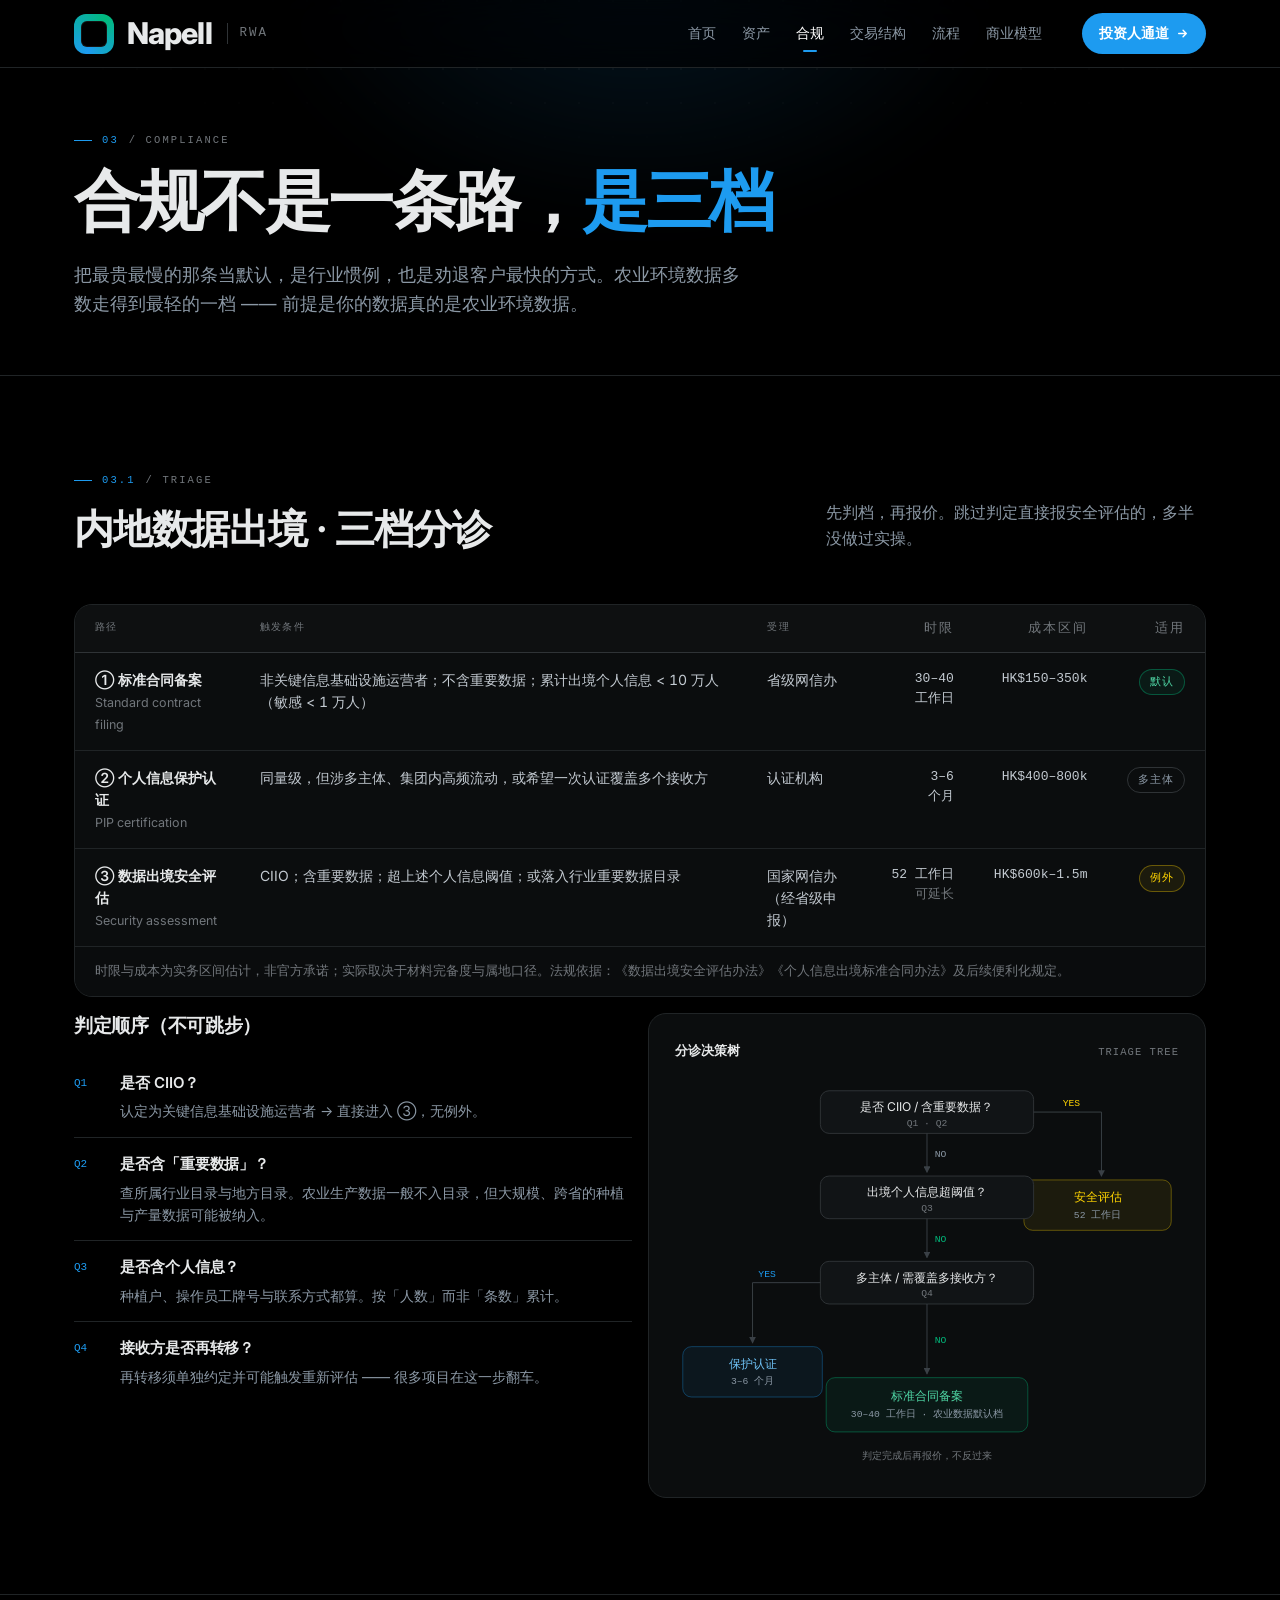
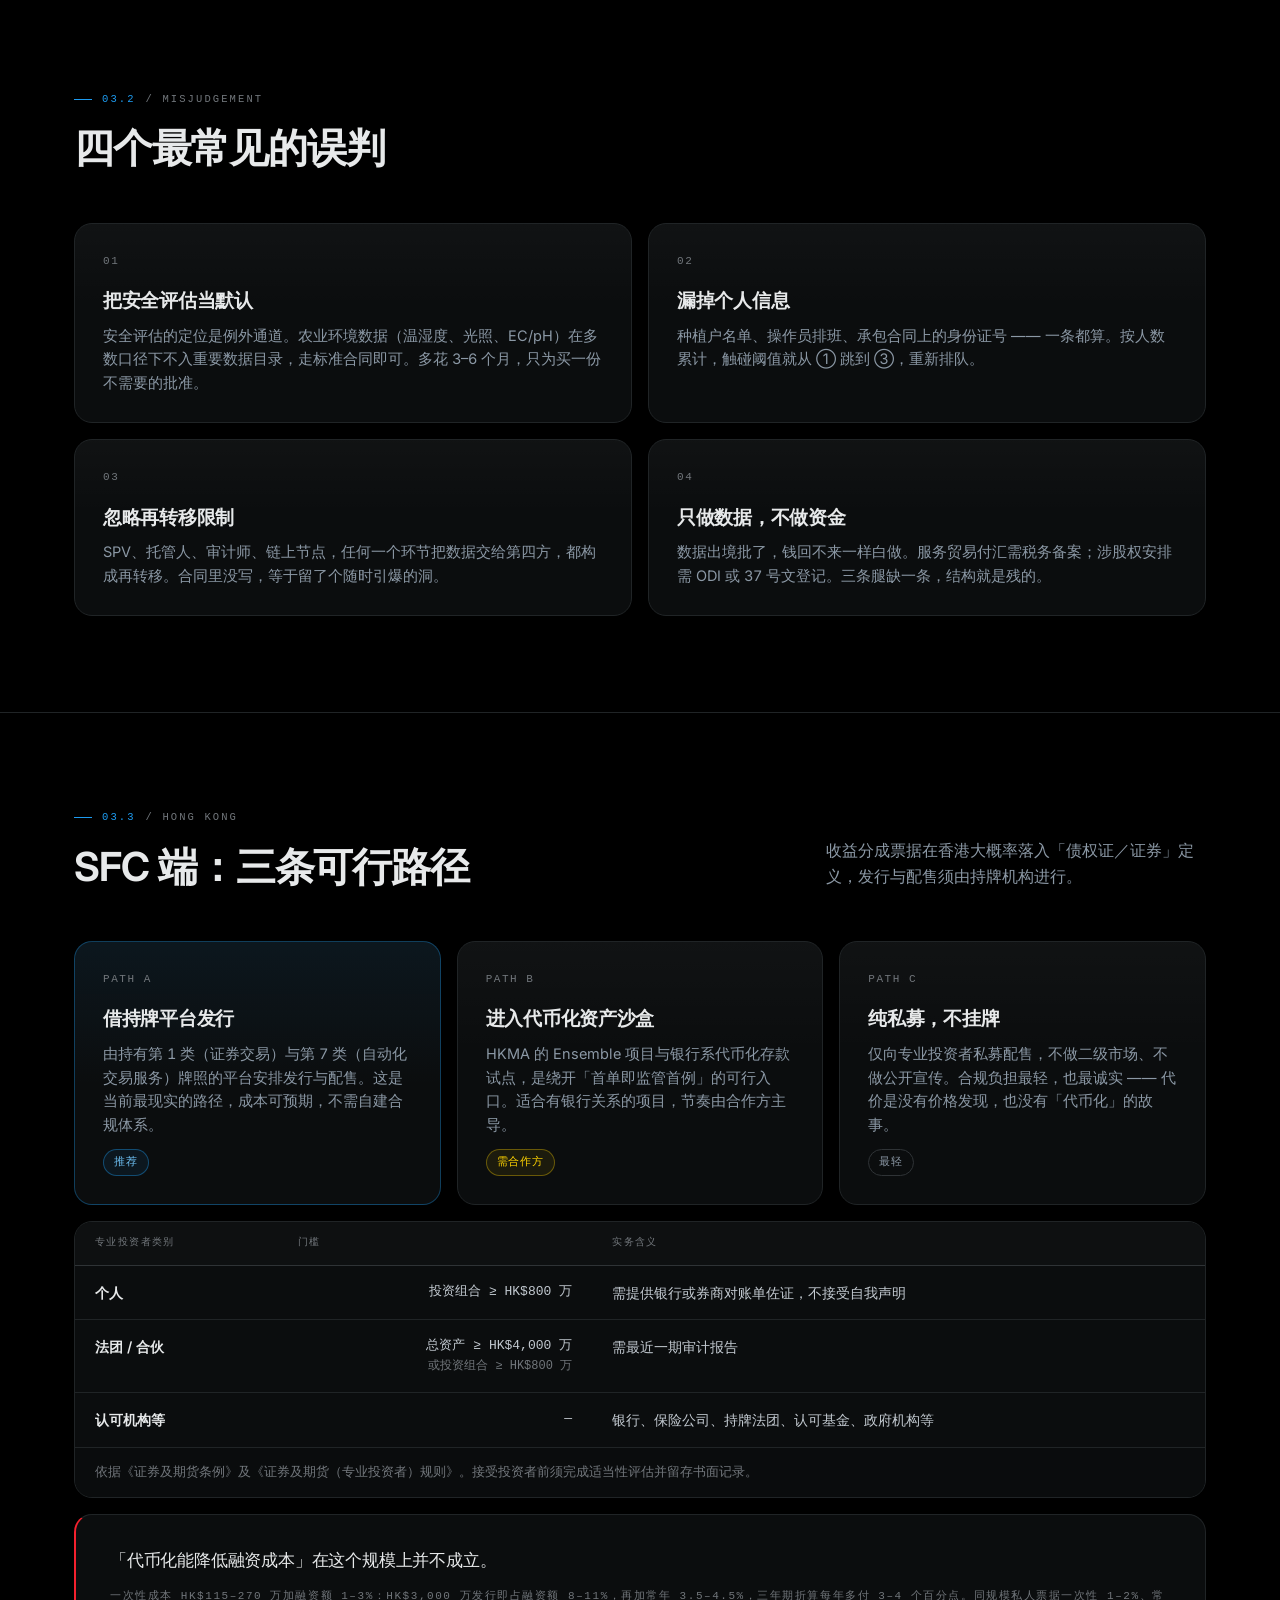
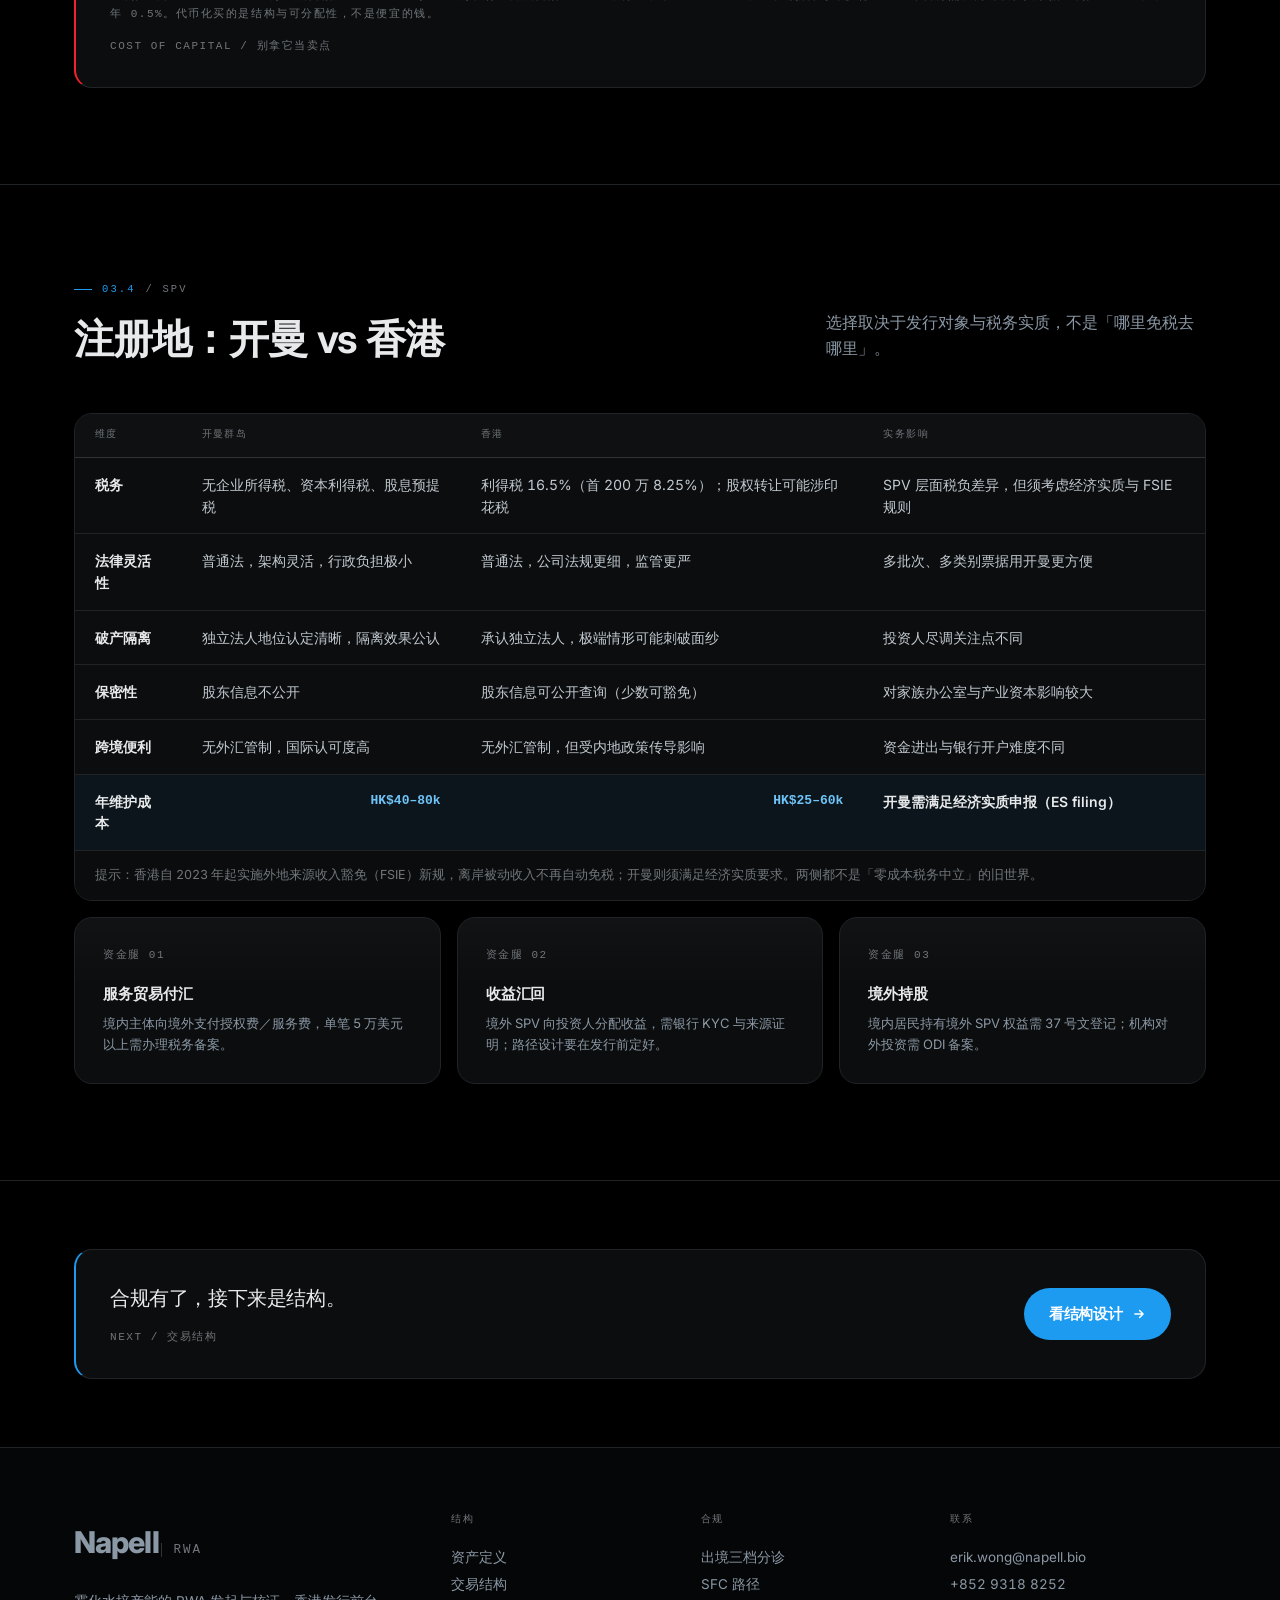
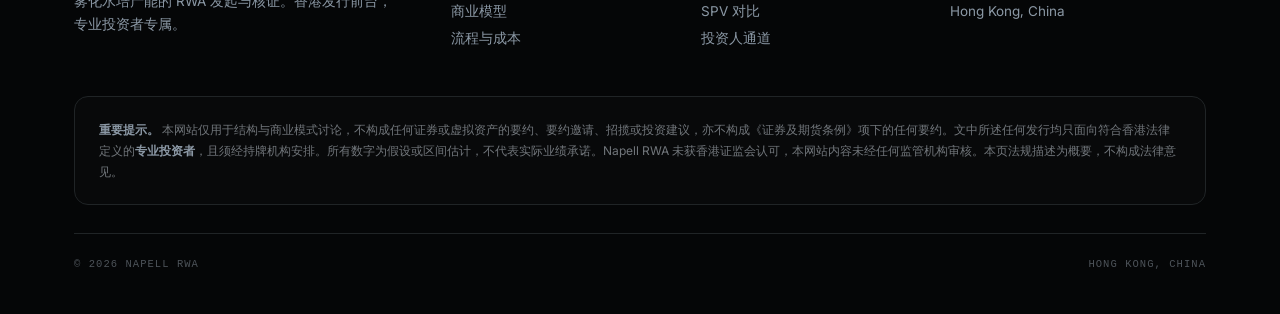
<file: compliance.html>
<!DOCTYPE html>
<html lang="zh-CN">
<head>
<meta charset="UTF-8">
<meta name="viewport" content="width=device-width, initial-scale=1">
<title>合规 — Napell RWA</title>
<meta name="description" content="内地数据出境三档分诊（标准合同备案 / 保护认证 / 安全评估）、香港 SFC 发行路径与专业投资者门槛、SPV 注册地对比与跨境资金安排。">
<link rel="preconnect" href="https://fonts.googleapis.com">
<link rel="preconnect" href="https://fonts.gstatic.com" crossorigin>
<link href="https://fonts.googleapis.com/css2?family=Inter:wght@300;400;500;600;700&display=swap" rel="stylesheet">
<script>document.documentElement.classList.add("js")</script>
<link rel="stylesheet" href="assets/css/style.css">
<link rel="icon" href="data:image/svg+xml,%3Csvg xmlns='http://www.w3.org/2000/svg' viewBox='0 0 32 32'%3E%3Crect width='32' height='32' rx='9' fill='%23000'/%3E%3Ccircle cx='16' cy='16' r='7' fill='none' stroke='%231d9bf0' stroke-width='2.5'/%3E%3C/svg%3E">
</head>
<body>
<div id="prog"></div>

<header>
  <div class="nav">
    <a class="brand" href="index.html"><span class="mark"></span><b>Napell</b><i>RWA</i></a>
    <ul class="menu">
      <li><a href="index.html">首页</a></li>
      <li>
        <a href="asset.html">资产</a>
        <div class="dd">
          <a href="asset.html"><strong>资产定义</strong><em>为什么是种苗与协议授权，不是数据</em></a>
          <a href="asset.html#unit"><strong>单位经济学</strong><em>每 m² 年产值的百倍差距</em></a>
          <a href="asset.html#compare"><strong>资产类别对比</strong><em>可估值性 · 可执行性 · 监管先例</em></a>
        </div>
      </li>
      <li>
        <a href="compliance.html" class="on">合规</a>
        <div class="dd">
          <a href="compliance.html#triage"><strong>出境三档分诊</strong><em>标准合同备案 / 保护认证 / 安全评估</em></a>
          <a href="compliance.html#sfc"><strong>SFC 发行路径</strong><em>1 号 + 7 号牌 · PI 门槛 · Ensemble</em></a>
          <a href="compliance.html#spv"><strong>SPV 注册地对比</strong><em>开曼群岛 vs 香港</em></a>
        </div>
      </li>
      <li><a href="structure.html">交易结构</a></li>
      <li><a href="process.html">流程</a></li>
      <li><a href="model.html">商业模型</a></li>
    </ul>
    <a class="nav-cta" href="investor.html">投资人通道
      <svg viewBox="0 0 24 24" fill="none" stroke="currentColor" stroke-width="2.6" stroke-linecap="round" stroke-linejoin="round"><path d="M5 12h14M13 6l6 6-6 6"/></svg>
    </a>
    <button class="burger" aria-label="菜单" aria-expanded="false"><span></span><span></span><span></span></button>
  </div>
</header>

<main>
  <section class="hero" style="padding-bottom:56px">
    <div class="wrap">
      <div class="eyebrow rv"><b>03</b> / Compliance</div>
      <h1 class="rv" style="max-width:22ch">合规不是一条路，<span style="color:var(--acc)">是三档</span></h1>
      <p class="lead rv">把最贵最慢的那条当默认，是行业惯例，也是劝退客户最快的方式。农业环境数据多数走得到最轻的一档 —— 前提是你的数据真的是农业环境数据。</p>
    </div>
  </section>

  <section class="sec" id="triage">
    <div class="wrap">
      <div class="sec-head split">
        <div>
          <div class="eyebrow"><b>03.1</b> / Triage</div>
          <h2>内地数据出境 · 三档分诊</h2>
        </div>
        <p class="dim" style="max-width:38ch">先判档，再报价。跳过判定直接报安全评估的，多半没做过实操。</p>
      </div>

      <div class="tbl-wrap rv">
        <div class="tbl-scroll">
          <table>
            <thead>
              <tr><th>路径</th><th>触发条件</th><th>受理</th><th class="n">时限</th><th class="n">成本区间</th><th class="n">适用</th></tr>
            </thead>
            <tbody>
              <tr>
                <td><strong>① 标准合同备案</strong><br><span class="dimmer" style="font-size:12.5px">Standard contract filing</span></td>
                <td>非关键信息基础设施运营者；不含重要数据；累计出境个人信息 &lt; 10 万人（敏感 &lt; 1 万人）</td>
                <td>省级网信办</td>
                <td class="n">30–40<br>工作日</td>
                <td class="n">HK$150–350k</td>
                <td class="n"><span class="chip chip-up">默认</span></td>
              </tr>
              <tr>
                <td><strong>② 个人信息保护认证</strong><br><span class="dimmer" style="font-size:12.5px">PIP certification</span></td>
                <td>同量级，但涉多主体、集团内高频流动，或希望一次认证覆盖多个接收方</td>
                <td>认证机构</td>
                <td class="n">3–6<br>个月</td>
                <td class="n">HK$400–800k</td>
                <td class="n"><span class="chip">多主体</span></td>
              </tr>
              <tr>
                <td><strong>③ 数据出境安全评估</strong><br><span class="dimmer" style="font-size:12.5px">Security assessment</span></td>
                <td>CIIO；含重要数据；超上述个人信息阈值；或落入行业重要数据目录</td>
                <td>国家网信办<br>（经省级申报）</td>
                <td class="n">52 工作日<br><span class="dimmer">可延长</span></td>
                <td class="n">HK$600k–1.5m</td>
                <td class="n"><span class="chip chip-warn">例外</span></td>
              </tr>
            </tbody>
          </table>
        </div>
        <div class="tbl-note">时限与成本为实务区间估计，非官方承诺；实际取决于材料完备度与属地口径。法规依据：《数据出境安全评估办法》《个人信息出境标准合同办法》及后续便利化规定。</div>
      </div>

      <div class="grid g2 rv" style="margin-top:16px;align-items:start">
        <div>
          <h3 style="margin-bottom:18px">判定顺序（不可跳步）</h3>
          <div class="rows" style="border-top:0">
            <div class="row" style="padding:14px 0">
              <div class="idx">Q1</div>
              <div><h4>是否 CIIO？</h4><p>认定为关键信息基础设施运营者 → 直接进入 ③，无例外。</p></div>
            </div>
            <div class="row" style="padding:14px 0">
              <div class="idx">Q2</div>
              <div><h4>是否含「重要数据」？</h4><p>查所属行业目录与地方目录。农业生产数据一般不入目录，但大规模、跨省的种植与产量数据可能被纳入。</p></div>
            </div>
            <div class="row" style="padding:14px 0">
              <div class="idx">Q3</div>
              <div><h4>是否含个人信息？</h4><p>种植户、操作员工牌号与联系方式都算。按「人数」而非「条数」累计。</p></div>
            </div>
            <div class="row" style="padding:14px 0;border-bottom:0">
              <div class="idx">Q4</div>
              <div><h4>接收方是否再转移？</h4><p>再转移须单独约定并可能触发重新评估 —— 很多项目在这一步翻车。</p></div>
            </div>
          </div>
        </div>

        <div class="chart" style="padding:26px">
          <div class="chart-hd"><h4>分诊决策树</h4><span>Triage tree</span></div>
          <svg viewBox="0 0 520 400" role="img" aria-label="数据出境分诊决策树">
            <defs>
              <marker id="arw" markerWidth="7" markerHeight="7" refX="6" refY="3.5" orient="auto">
                <path d="M0 0 L7 3.5 L0 7 z" fill="#3a4046"/>
              </marker>
            </defs>
            <!-- Q1 -->
            <rect x="150" y="8" width="220" height="44" rx="9" fill="#111416" stroke="#2f3336"/>
            <text x="260" y="29" fill="#e7e9ea" font-size="12.5" text-anchor="middle" font-family="Inter,sans-serif">是否 CIIO / 含重要数据？</text>
            <text x="260" y="44" fill="#71767b" font-size="10" text-anchor="middle" font-family="ui-monospace,monospace">Q1 · Q2</text>
            <!-- 右：评估 -->
            <path d="M370 30 H440 V96" stroke="#3a4046" fill="none" marker-end="url(#arw)"/>
            <text x="400" y="24" fill="#ffd400" font-size="10" font-family="ui-monospace,monospace">YES</text>
            <rect x="360" y="100" width="152" height="52" rx="9" fill="rgba(255,212,0,.07)" stroke="rgba(255,212,0,.35)"/>
            <text x="436" y="122" fill="#ffd400" font-size="12" text-anchor="middle" font-family="Inter,sans-serif">安全评估</text>
            <text x="436" y="139" fill="#8b98a5" font-size="10" text-anchor="middle" font-family="ui-monospace,monospace">52 工作日</text>
            <!-- 下：Q3 -->
            <path d="M260 52 V92" stroke="#3a4046" fill="none" marker-end="url(#arw)"/>
            <text x="268" y="76" fill="#8b98a5" font-size="10" font-family="ui-monospace,monospace">NO</text>
            <rect x="150" y="96" width="220" height="44" rx="9" fill="#111416" stroke="#2f3336"/>
            <text x="260" y="117" fill="#e7e9ea" font-size="12.5" text-anchor="middle" font-family="Inter,sans-serif">出境个人信息超阈值？</text>
            <text x="260" y="132" fill="#71767b" font-size="10" text-anchor="middle" font-family="ui-monospace,monospace">Q3</text>
            <!-- 下：Q4 -->
            <path d="M260 140 V180" stroke="#3a4046" fill="none" marker-end="url(#arw)"/>
            <text x="268" y="164" fill="#00ba7c" font-size="10" font-family="ui-monospace,monospace">NO</text>
            <rect x="150" y="184" width="220" height="44" rx="9" fill="#111416" stroke="#2f3336"/>
            <text x="260" y="205" fill="#e7e9ea" font-size="12.5" text-anchor="middle" font-family="Inter,sans-serif">多主体 / 需覆盖多接收方？</text>
            <text x="260" y="220" fill="#71767b" font-size="10" text-anchor="middle" font-family="ui-monospace,monospace">Q4</text>
            <!-- 左：认证 -->
            <path d="M150 206 H80 V268" stroke="#3a4046" fill="none" marker-end="url(#arw)"/>
            <text x="86" y="200" fill="#1d9bf0" font-size="10" font-family="ui-monospace,monospace">YES</text>
            <rect x="8" y="272" width="144" height="52" rx="9" fill="rgba(29,155,240,.07)" stroke="rgba(29,155,240,.35)"/>
            <text x="80" y="294" fill="#6fc3f7" font-size="12" text-anchor="middle" font-family="Inter,sans-serif">保护认证</text>
            <text x="80" y="311" fill="#8b98a5" font-size="10" text-anchor="middle" font-family="ui-monospace,monospace">3–6 个月</text>
            <!-- 下：备案 -->
            <path d="M260 228 V300" stroke="#3a4046" fill="none" marker-end="url(#arw)"/>
            <text x="268" y="268" fill="#00ba7c" font-size="10" font-family="ui-monospace,monospace">NO</text>
            <rect x="156" y="304" width="208" height="56" rx="9" fill="rgba(0,186,124,.07)" stroke="rgba(0,186,124,.4)"/>
            <text x="260" y="327" fill="#4fd6a5" font-size="12.5" text-anchor="middle" font-family="Inter,sans-serif">标准合同备案</text>
            <text x="260" y="345" fill="#8b98a5" font-size="10" text-anchor="middle" font-family="ui-monospace,monospace">30–40 工作日 · 农业数据默认档</text>
            <text x="260" y="388" fill="#71767b" font-size="10" text-anchor="middle" font-family="ui-monospace,monospace">判定完成后再报价，不反过来</text>
          </svg>
        </div>
      </div>
    </div>
  </section>

  <section class="sec">
    <div class="wrap">
      <div class="sec-head">
        <div class="eyebrow"><b>03.2</b> / Misjudgement</div>
        <h2>四个最常见的误判</h2>
      </div>
      <div class="grid g2">
        <article class="card rv">
          <span class="num">01</span>
          <h3>把安全评估当默认</h3>
          <p>安全评估的定位是例外通道。农业环境数据（温湿度、光照、EC/pH）在多数口径下不入重要数据目录，走标准合同即可。多花 3–6 个月，只为买一份不需要的批准。</p>
        </article>
        <article class="card rv">
          <span class="num">02</span>
          <h3>漏掉个人信息</h3>
          <p>种植户名单、操作员排班、承包合同上的身份证号 —— 一条都算。按人数累计，触碰阈值就从 ① 跳到 ③，重新排队。</p>
        </article>
        <article class="card rv">
          <span class="num">03</span>
          <h3>忽略再转移限制</h3>
          <p>SPV、托管人、审计师、链上节点，任何一个环节把数据交给第四方，都构成再转移。合同里没写，等于留了个随时引爆的洞。</p>
        </article>
        <article class="card rv">
          <span class="num">04</span>
          <h3>只做数据，不做资金</h3>
          <p>数据出境批了，钱回不来一样白做。服务贸易付汇需税务备案；涉股权安排需 ODI 或 37 号文登记。三条腿缺一条，结构就是残的。</p>
        </article>
      </div>
    </div>
  </section>

  <section class="sec" id="sfc">
    <div class="wrap">
      <div class="sec-head split">
        <div>
          <div class="eyebrow"><b>03.3</b> / Hong Kong</div>
          <h2>SFC 端：三条可行路径</h2>
        </div>
        <p class="dim" style="max-width:38ch">收益分成票据在香港大概率落入「债权证／证券」定义，发行与配售须由持牌机构进行。</p>
      </div>

      <div class="grid g3">
        <article class="card accent rv">
          <span class="num">PATH A</span>
          <h3>借持牌平台发行</h3>
          <p>由持有第 1 类（证券交易）与第 7 类（自动化交易服务）牌照的平台安排发行与配售。这是当前最现实的路径，成本可预期，不需自建合规体系。</p>
          <p style="margin-top:12px"><span class="chip chip-acc">推荐</span></p>
        </article>
        <article class="card rv">
          <span class="num">PATH B</span>
          <h3>进入代币化资产沙盒</h3>
          <p>HKMA 的 Ensemble 项目与银行系代币化存款试点，是绕开「首单即监管首例」的可行入口。适合有银行关系的项目，节奏由合作方主导。</p>
          <p style="margin-top:12px"><span class="chip chip-warn">需合作方</span></p>
        </article>
        <article class="card rv">
          <span class="num">PATH C</span>
          <h3>纯私募，不挂牌</h3>
          <p>仅向专业投资者私募配售，不做二级市场、不做公开宣传。合规负担最轻，也最诚实 —— 代价是没有价格发现，也没有「代币化」的故事。</p>
          <p style="margin-top:12px"><span class="chip">最轻</span></p>
        </article>
      </div>

      <div class="tbl-wrap rv" style="margin-top:16px">
        <div class="tbl-scroll">
          <table>
            <thead>
              <tr><th>专业投资者类别</th><th>门槛</th><th>实务含义</th></tr>
            </thead>
            <tbody>
              <tr><td><strong>个人</strong></td><td class="n">投资组合 ≥ HK$800 万</td><td>需提供银行或券商对账单佐证，不接受自我声明</td></tr>
              <tr><td><strong>法团 / 合伙</strong></td><td class="n">总资产 ≥ HK$4,000 万<br><span class="dimmer" style="font-size:12px">或投资组合 ≥ HK$800 万</span></td><td>需最近一期审计报告</td></tr>
              <tr><td><strong>认可机构等</strong></td><td class="n">—</td><td>银行、保险公司、持牌法团、认可基金、政府机构等</td></tr>
            </tbody>
          </table>
        </div>
        <div class="tbl-note">依据《证券及期货条例》及《证券及期货（专业投资者）规则》。接受投资者前须完成适当性评估并留存书面记录。</div>
      </div>

      <div class="callout rv" style="margin-top:16px;border-left-color:var(--dn)">
        <p>「代币化能降低融资成本」在这个规模上并不成立。<span class="dim">一次性成本 HK$115–270 万加融资额 1–3%：HK$3,000 万发行即占融资额 8–11%，再加常年 3.5–4.5%，三年期折算每年多付 3–4 个百分点。同规模私人票据一次性 1–2%、常年 0.5%。代币化买的是结构与可分配性，不是便宜的钱。</span></p>
        <span>Cost of capital / 别拿它当卖点</span>
      </div>
    </div>
  </section>

  <section class="sec" id="spv">
    <div class="wrap">
      <div class="sec-head split">
        <div>
          <div class="eyebrow"><b>03.4</b> / SPV</div>
          <h2>注册地：开曼 vs 香港</h2>
        </div>
        <p class="dim" style="max-width:38ch">选择取决于发行对象与税务实质，不是「哪里免税去哪里」。</p>
      </div>

      <div class="tbl-wrap rv">
        <div class="tbl-scroll">
          <table>
            <thead>
              <tr><th>维度</th><th>开曼群岛</th><th>香港</th><th>实务影响</th></tr>
            </thead>
            <tbody>
              <tr>
                <td><strong>税务</strong></td>
                <td>无企业所得税、资本利得税、股息预提税</td>
                <td>利得税 16.5%（首 200 万 8.25%）；股权转让可能涉印花税</td>
                <td>SPV 层面税负差异，但须考虑经济实质与 FSIE 规则</td>
              </tr>
              <tr>
                <td><strong>法律灵活性</strong></td>
                <td>普通法，架构灵活，行政负担极小</td>
                <td>普通法，公司法规更细，监管更严</td>
                <td>多批次、多类别票据用开曼更方便</td>
              </tr>
              <tr>
                <td><strong>破产隔离</strong></td>
                <td>独立法人地位认定清晰，隔离效果公认</td>
                <td>承认独立法人，极端情形可能刺破面纱</td>
                <td>投资人尽调关注点不同</td>
              </tr>
              <tr>
                <td><strong>保密性</strong></td>
                <td>股东信息不公开</td>
                <td>股东信息可公开查询（少数可豁免）</td>
                <td>对家族办公室与产业资本影响较大</td>
              </tr>
              <tr>
                <td><strong>跨境便利</strong></td>
                <td>无外汇管制，国际认可度高</td>
                <td>无外汇管制，但受内地政策传导影响</td>
                <td>资金进出与银行开户难度不同</td>
              </tr>
              <tr class="total">
                <td><strong>年维护成本</strong></td>
                <td class="n">HK$40–80k</td>
                <td class="n">HK$25–60k</td>
                <td>开曼需满足经济实质申报（ES filing）</td>
              </tr>
            </tbody>
          </table>
        </div>
        <div class="tbl-note">提示：香港自 2023 年起实施外地来源收入豁免（FSIE）新规，离岸被动收入不再自动免税；开曼则须满足经济实质要求。两侧都不是「零成本税务中立」的旧世界。</div>
      </div>

      <div class="grid g3 rv" style="margin-top:16px">
        <div class="card flat">
          <span class="num">资金腿 01</span>
          <h4 style="margin-bottom:6px">服务贸易付汇</h4>
          <p style="font-size:13px">境内主体向境外支付授权费／服务费，单笔 5 万美元以上需办理税务备案。</p>
        </div>
        <div class="card flat">
          <span class="num">资金腿 02</span>
          <h4 style="margin-bottom:6px">收益汇回</h4>
          <p style="font-size:13px">境外 SPV 向投资人分配收益，需银行 KYC 与来源证明；路径设计要在发行前定好。</p>
        </div>
        <div class="card flat">
          <span class="num">资金腿 03</span>
          <h4 style="margin-bottom:6px">境外持股</h4>
          <p style="font-size:13px">境内居民持有境外 SPV 权益需 37 号文登记；机构对外投资需 ODI 备案。</p>
        </div>
      </div>
    </div>
  </section>

  <section class="sec tight">
    <div class="wrap">
      <div class="callout rv" style="border-left-color:var(--acc);display:flex;gap:28px;align-items:center;flex-wrap:wrap;justify-content:space-between">
        <div>
          <p style="font-size:20px;letter-spacing:-.02em">合规有了，接下来是结构。</p>
          <span>Next / 交易结构</span>
        </div>
        <a class="btn btn-primary" href="structure.html">看结构设计
          <svg viewBox="0 0 24 24" fill="none" stroke="currentColor" stroke-width="2.6" stroke-linecap="round" stroke-linejoin="round"><path d="M5 12h14M13 6l6 6-6 6"/></svg>
        </a>
      </div>
    </div>
  </section>
</main>

<footer>
  <div class="wrap">
    <div class="f-grid">
      <div>
        <a class="brand" href="index.html" style="margin-bottom:18px"><span class="mark"></span><b>Napell</b><i>RWA</i></a>
        <p style="max-width:36ch;line-height:1.7">雾化水培产能的 RWA 发起与核证。香港发行前台，专业投资者专属。</p>
      </div>
      <div>
        <h5>结构</h5>
        <a href="asset.html">资产定义</a>
        <a href="structure.html">交易结构</a>
        <a href="model.html">商业模型</a>
        <a href="process.html">流程与成本</a>
      </div>
      <div>
        <h5>合规</h5>
        <a href="compliance.html#triage">出境三档分诊</a>
        <a href="compliance.html#sfc">SFC 路径</a>
        <a href="compliance.html#spv">SPV 对比</a>
        <a href="investor.html">投资人通道</a>
      </div>
      <div>
        <h5>联系</h5>
        <p>erik.wong@napell.bio</p>
        <p>+852 9318 8252</p>
        <p>Hong Kong, China</p>
      </div>
    </div>
    <div class="disc">
      <strong>重要提示。</strong> 本网站仅用于结构与商业模式讨论，不构成任何证券或虚拟资产的要约、要约邀请、招揽或投资建议，亦不构成《证券及期货条例》项下的任何要约。文中所述任何发行均只面向符合香港法律定义的<strong>专业投资者</strong>，且须经持牌机构安排。所有数字为假设或区间估计，不代表实际业绩承诺。Napell RWA 未获香港证监会认可，本网站内容未经任何监管机构审核。本页法规描述为概要，不构成法律意见。
    </div>
    <div class="f-bot">
      <span>© <span data-year>2026</span> Napell RWA</span>
      <span>Hong Kong, China</span>
    </div>
  </div>
</footer>

<script src="assets/js/site.js"></script>
</body>
</html>
</file>
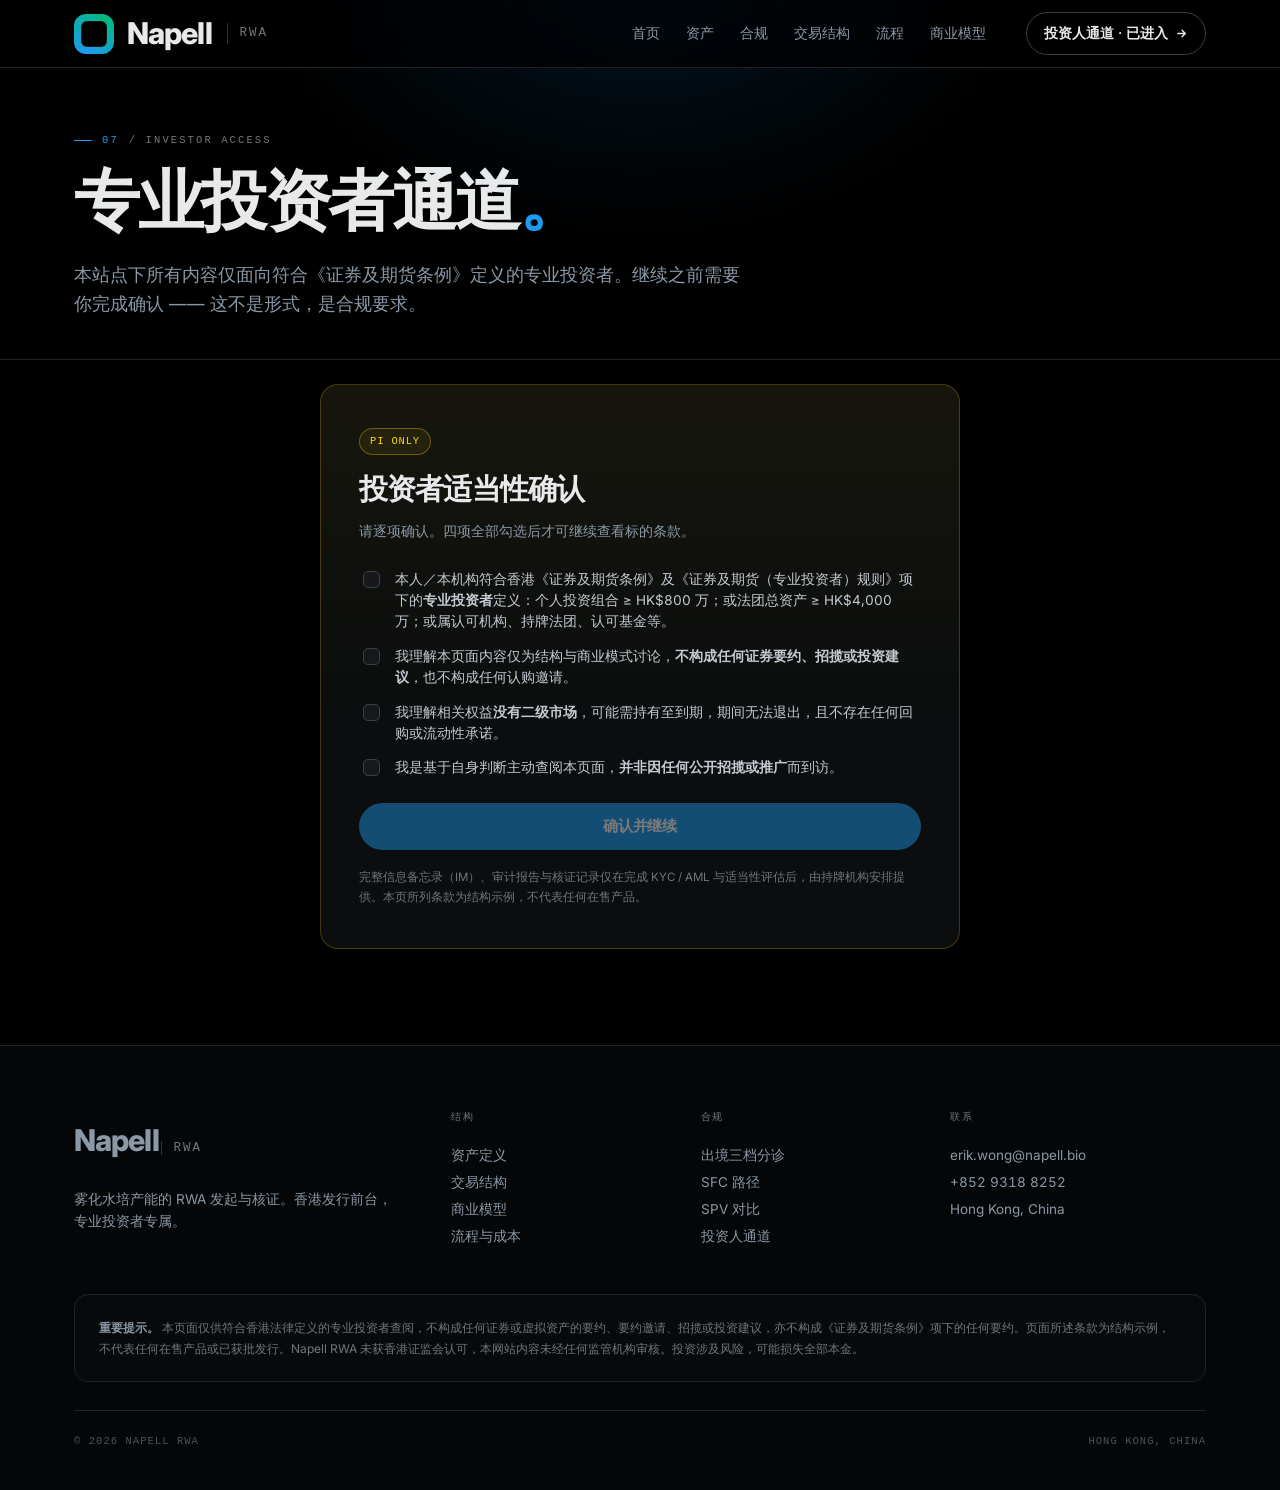
<file: investor.html>
<!DOCTYPE html>
<html lang="zh-CN">
<head>
<meta charset="UTF-8">
<meta name="viewport" content="width=device-width, initial-scale=1">
<title>投资人通道 — Napell RWA</title>
<meta name="description" content="专业投资者专属通道。收益分成票据的标的结构、收益构成、尽调材料与风险提示。仅限符合香港法律定义的专业投资者。">
<meta name="robots" content="noindex">
<link rel="preconnect" href="https://fonts.googleapis.com">
<link rel="preconnect" href="https://fonts.gstatic.com" crossorigin>
<link href="https://fonts.googleapis.com/css2?family=Inter:wght@300;400;500;600;700&display=swap" rel="stylesheet">
<script>document.documentElement.classList.add("js")</script>
<link rel="stylesheet" href="assets/css/style.css">
<link rel="icon" href="data:image/svg+xml,%3Csvg xmlns='http://www.w3.org/2000/svg' viewBox='0 0 32 32'%3E%3Crect width='32' height='32' rx='9' fill='%23000'/%3E%3Ccircle cx='16' cy='16' r='7' fill='none' stroke='%231d9bf0' stroke-width='2.5'/%3E%3C/svg%3E">
</head>
<body>
<div id="prog"></div>

<header>
  <div class="nav">
    <a class="brand" href="index.html"><span class="mark"></span><b>Napell</b><i>RWA</i></a>
    <ul class="menu">
      <li><a href="index.html">首页</a></li>
      <li>
        <a href="asset.html">资产</a>
        <div class="dd">
          <a href="asset.html"><strong>资产定义</strong><em>为什么是种苗与协议授权，不是数据</em></a>
          <a href="asset.html#unit"><strong>单位经济学</strong><em>每 m² 年产值的百倍差距</em></a>
          <a href="asset.html#compare"><strong>资产类别对比</strong><em>可估值性 · 可执行性 · 监管先例</em></a>
        </div>
      </li>
      <li>
        <a href="compliance.html">合规</a>
        <div class="dd">
          <a href="compliance.html#triage"><strong>出境三档分诊</strong><em>标准合同备案 / 保护认证 / 安全评估</em></a>
          <a href="compliance.html#sfc"><strong>SFC 发行路径</strong><em>1 号 + 7 号牌 · PI 门槛 · Ensemble</em></a>
          <a href="compliance.html#spv"><strong>SPV 注册地对比</strong><em>开曼群岛 vs 香港</em></a>
        </div>
      </li>
      <li><a href="structure.html">交易结构</a></li>
      <li><a href="process.html">流程</a></li>
      <li><a href="model.html">商业模型</a></li>
    </ul>
    <a class="nav-cta" href="investor.html" style="background:transparent;border:1px solid var(--line-3);color:var(--txt)">投资人通道 · 已进入
      <svg viewBox="0 0 24 24" fill="none" stroke="currentColor" stroke-width="2.6" stroke-linecap="round" stroke-linejoin="round"><path d="M5 12h14M13 6l6 6-6 6"/></svg>
    </a>
    <button class="burger" aria-label="菜单" aria-expanded="false"><span></span><span></span><span></span></button>
  </div>
</header>

<main>
  <section class="hero" style="padding-bottom:40px">
    <div class="wrap">
      <div class="eyebrow rv"><b>07</b> / Investor access</div>
      <h1 class="rv" style="max-width:26ch">专业投资者通道<span style="color:var(--acc)">。</span></h1>
      <p class="lead rv">本站点下所有内容仅面向符合《证券及期货条例》定义的专业投资者。继续之前需要你完成确认 —— 这不是形式，是合规要求。</p>
    </div>
  </section>

  <section class="sec" style="padding-top:24px">
    <div class="wrap">
      <div class="gate rv" id="pi-gate">
        <span class="chip chip-warn">PI ONLY</span>
        <h2 style="margin-top:18px">投资者适当性确认</h2>
        <p class="dim" style="font-size:14px;line-height:1.7">请逐项确认。四项全部勾选后才可继续查看标的条款。</p>

        <div class="checks">
          <label>
            <input type="checkbox">
            <span>本人／本机构符合香港《证券及期货条例》及《证券及期货（专业投资者）规则》项下的<strong>专业投资者</strong>定义：个人投资组合 ≥ HK$800 万；或法团总资产 ≥ HK$4,000 万；或属认可机构、持牌法团、认可基金等。</span>
          </label>
          <label>
            <input type="checkbox">
            <span>我理解本页面内容仅为结构与商业模式讨论，<strong>不构成任何证券要约、招揽或投资建议</strong>，也不构成任何认购邀请。</span>
          </label>
          <label>
            <input type="checkbox">
            <span>我理解相关权益<strong>没有二级市场</strong>，可能需持有至到期，期间无法退出，且不存在任何回购或流动性承诺。</span>
          </label>
          <label>
            <input type="checkbox">
            <span>我是基于自身判断主动查阅本页面，<strong>并非因任何公开招揽或推广</strong>而到访。</span>
          </label>
        </div>

        <button class="btn btn-primary" id="pi-unlock" disabled>确认并继续</button>
        <p class="fine">完整信息备忘录（IM）、审计报告与核证记录仅在完成 KYC / AML 与适当性评估后，由持牌机构安排提供。本页所列条款为结构示例，不代表任何在售产品。</p>
      </div>

      <div class="locked" id="pi-content">
        <div class="sec-head split">
          <div>
            <div class="eyebrow"><b>07.1</b> / Reference terms</div>
            <h2>参考标的条款</h2>
          </div>
          <p class="dim" style="max-width:40ch">以下为结构示例，用于说明条款形态，不构成任何具体发行。</p>
        </div>

        <div class="tbl-wrap rv">
          <div class="tbl-scroll">
            <table>
              <thead><tr><th>要素</th><th>设定</th><th>备注</th></tr></thead>
              <tbody>
                <tr><td><strong>底层资产</strong></td><td>种苗供货应收账款 + 组培授权提成</td><td>付款方为产区庄园，非关联方</td></tr>
                <tr><td><strong>发行主体</strong></td><td>开曼群岛 SPV</td><td>破产隔离；持有合同债权</td></tr>
                <tr><td><strong>规模</strong></td><td class="n">HK$30–60m</td><td>低于 30m 不启动</td></tr>
                <tr><td><strong>票息</strong></td><td class="n">8–12% p.a.</td><td>固定 6% + 超额收益分成</td></tr>
                <tr><td><strong>期限</strong></td><td class="n">24–36 个月</td><td>按季付息，到期还本</td></tr>
                <tr><td><strong>担保</strong></td><td>仓单质押 + 应收质押 + 账户监管</td><td>违约时可处置</td></tr>
                <tr><td><strong>优先采购权</strong></td><td>额度 = 认购额，折价 5–8%</td><td>产业买家的主要入场理由</td></tr>
                <tr><td><strong>最低认购</strong></td><td class="n">HK$100 万</td><td>控制持有人数量</td></tr>
                <tr><td><strong>二级市场</strong></td><td><span class="chip chip-dn">无</span></td><td>不做挂牌，不承诺流动性</td></tr>
                <tr class="total"><td><strong>状态</strong></td><td colspan="2">结构设计阶段 · 未开始募集</td></tr>
              </tbody>
            </table>
          </div>
          <div class="tbl-note">条款为设计目标区间，最终以发行文件与持牌机构审核结果为准。</div>
        </div>

        <div class="grid g2 rv" style="margin-top:16px">
          <div class="card">
            <span class="num">收益构成</span>
            <h3 style="margin-bottom:16px">钱从哪来</h3>
            <div class="rows" style="border-top:0">
              <div class="row" style="padding:12px 0">
                <div class="idx">固定</div>
                <div><h4>6% 现金票息</h4><p>由已签合同的应收账款覆盖，按季支付。</p></div>
              </div>
              <div class="row" style="padding:12px 0">
                <div class="idx">浮动</div>
                <div><h4>超额收益分成</h4><p>实际回款超出基准线的部分，按约定比例分配。</p></div>
              </div>
              <div class="row" style="padding:12px 0;border-bottom:0">
                <div class="idx">权利</div>
                <div><h4>折价采购权</h4><p>按认购额获得等额采购额度，用于自用或转售。</p></div>
              </div>
            </div>
          </div>

          <div class="card">
            <span class="num">尽调材料</span>
            <h3 style="margin-bottom:16px">可以索取什么</h3>
            <ul class="ticks" style="gap:10px">
              <li>信息备忘录（IM）与条款书</li>
              <li>底层合同清单与样本（脱敏）</li>
              <li>估值报告与关键假设表</li>
              <li>审计报告与法律意见书</li>
              <li>季度核证报告样本</li>
              <li>SPV 架构图与托管安排</li>
            </ul>
            <p style="margin-top:18px;font-size:12.5px" class="dimmer">索取方式：erik.wong@napell.bio，注明机构名称与 PI 类别。KYC 完成前不提供完整 IM。</p>
          </div>
        </div>

        <div class="grid g2 rv" style="margin-top:16px">
          <div>
            <h3 style="margin-bottom:18px">适合谁</h3>
            <ul class="ticks">
              <li>需要稳定货源与价格锁定的烘焙商、贸易商</li>
              <li>关注气候与农业转型的家族办公室</li>
              <li>能接受 2–3 年持有期的产业资本</li>
              <li>看得懂生物资产风险、愿意做现场尽调的机构</li>
            </ul>
          </div>
          <div>
            <h3 style="margin-bottom:18px">不适合谁</h3>
            <ul class="ticks cross">
              <li>需要季度估值、可随时退出的基金</li>
              <li>以二级市场价差为收益来源的策略</li>
              <li>要求本金保障或回购承诺的投资者</li>
              <li>无法接受单一庄园履约风险的组合</li>
            </ul>
          </div>
        </div>

        <div class="callout rv" style="margin-top:32px;border-left-color:var(--dn)">
          <p>风险提示。<span class="dim">本结构涉及生物资产产量风险、单一债务人违约风险、跨境审批与资金汇回风险，以及完全没有二级市场导致的流动性风险。任何一项实现都可能造成本金损失。历史数据与假设不预示未来表现。</span></p>
          <span>Read the risk factors, not the coupon</span>
        </div>

        <div class="grid g3 rv" style="margin-top:16px">
          <div class="card flat">
            <span class="num">风险 01</span>
            <h4 style="margin-bottom:6px">履约风险</h4>
            <p style="font-size:13px">存活率与出货量不达预期，直接压缩可分配现金流。</p>
          </div>
          <div class="card flat">
            <span class="num">风险 02</span>
            <h4 style="margin-bottom:6px">审批风险</h4>
            <p style="font-size:13px">出境与发行双审批，任一延后都影响付息起始日。</p>
          </div>
          <div class="card flat">
            <span class="num">风险 03</span>
            <h4 style="margin-bottom:6px">处置风险</h4>
            <p style="font-size:13px">违约时仓单与应收的处置存在时间与折价不确定性。</p>
          </div>
        </div>
      </div>
    </div>
  </section>
</main>

<footer>
  <div class="wrap">
    <div class="f-grid">
      <div>
        <a class="brand" href="index.html" style="margin-bottom:18px"><span class="mark"></span><b>Napell</b><i>RWA</i></a>
        <p style="max-width:36ch;line-height:1.7">雾化水培产能的 RWA 发起与核证。香港发行前台，专业投资者专属。</p>
      </div>
      <div>
        <h5>结构</h5>
        <a href="asset.html">资产定义</a>
        <a href="structure.html">交易结构</a>
        <a href="model.html">商业模型</a>
        <a href="process.html">流程与成本</a>
      </div>
      <div>
        <h5>合规</h5>
        <a href="compliance.html#triage">出境三档分诊</a>
        <a href="compliance.html#sfc">SFC 路径</a>
        <a href="compliance.html#spv">SPV 对比</a>
        <a href="investor.html">投资人通道</a>
      </div>
      <div>
        <h5>联系</h5>
        <p>erik.wong@napell.bio</p>
        <p>+852 9318 8252</p>
        <p>Hong Kong, China</p>
      </div>
    </div>
    <div class="disc">
      <strong>重要提示。</strong> 本页面仅供符合香港法律定义的专业投资者查阅，不构成任何证券或虚拟资产的要约、要约邀请、招揽或投资建议，亦不构成《证券及期货条例》项下的任何要约。页面所述条款为结构示例，不代表任何在售产品或已获批发行。Napell RWA 未获香港证监会认可，本网站内容未经任何监管机构审核。投资涉及风险，可能损失全部本金。
    </div>
    <div class="f-bot">
      <span>© <span data-year>2026</span> Napell RWA</span>
      <span>Hong Kong, China</span>
    </div>
  </div>
</footer>

<script src="assets/js/site.js"></script>
</body>
</html>
</file>
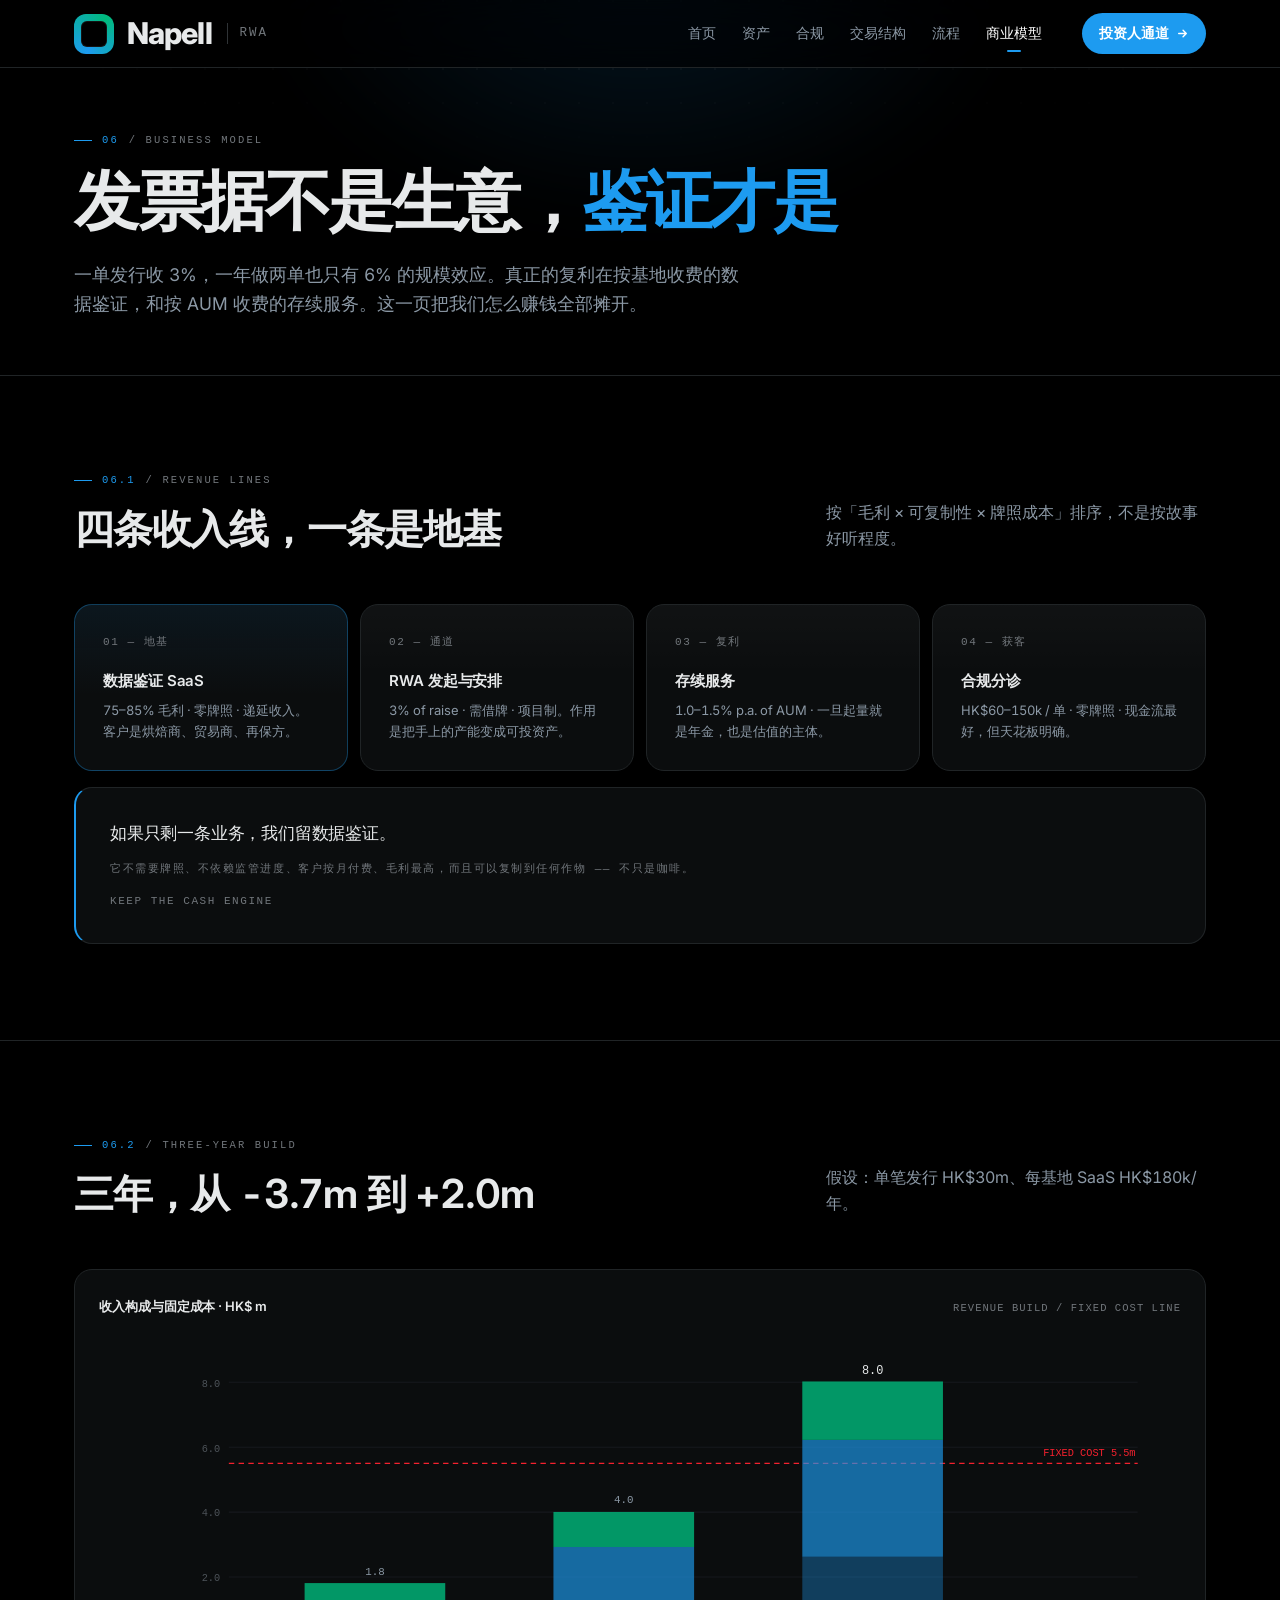
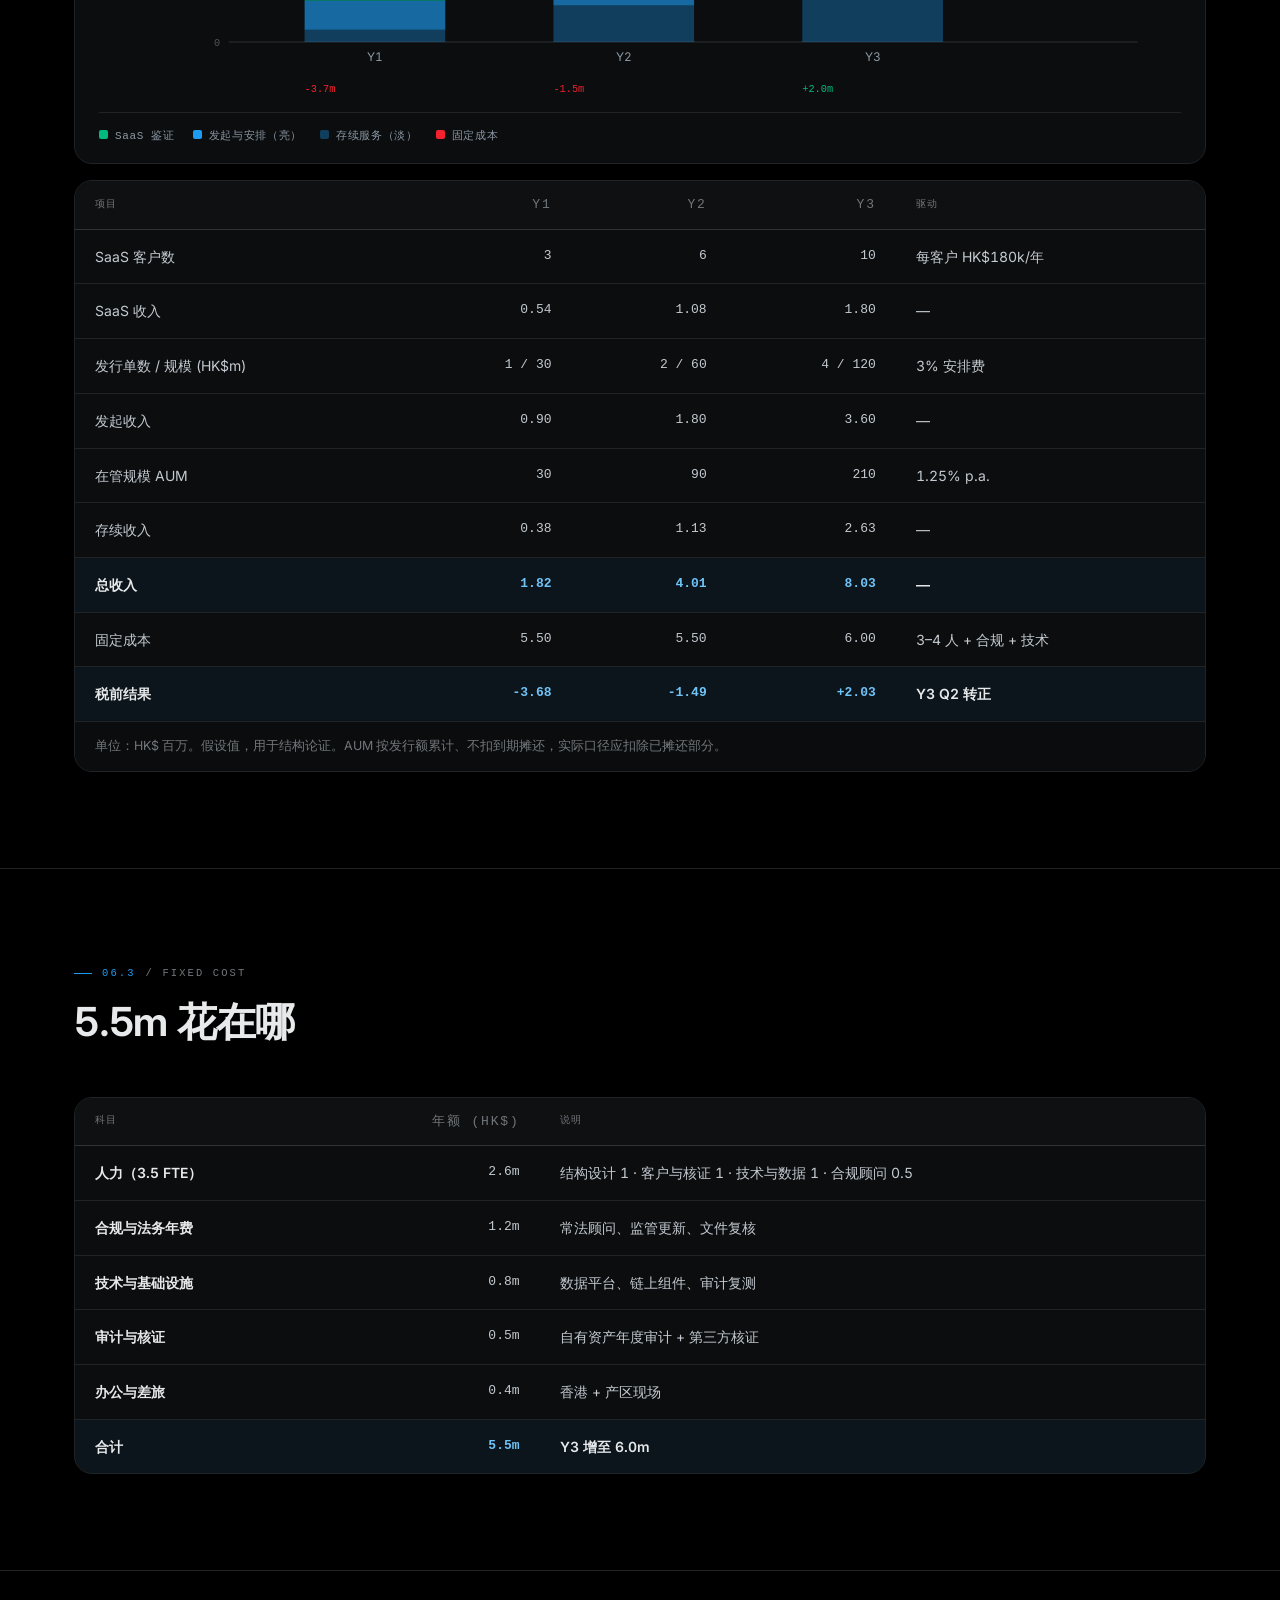
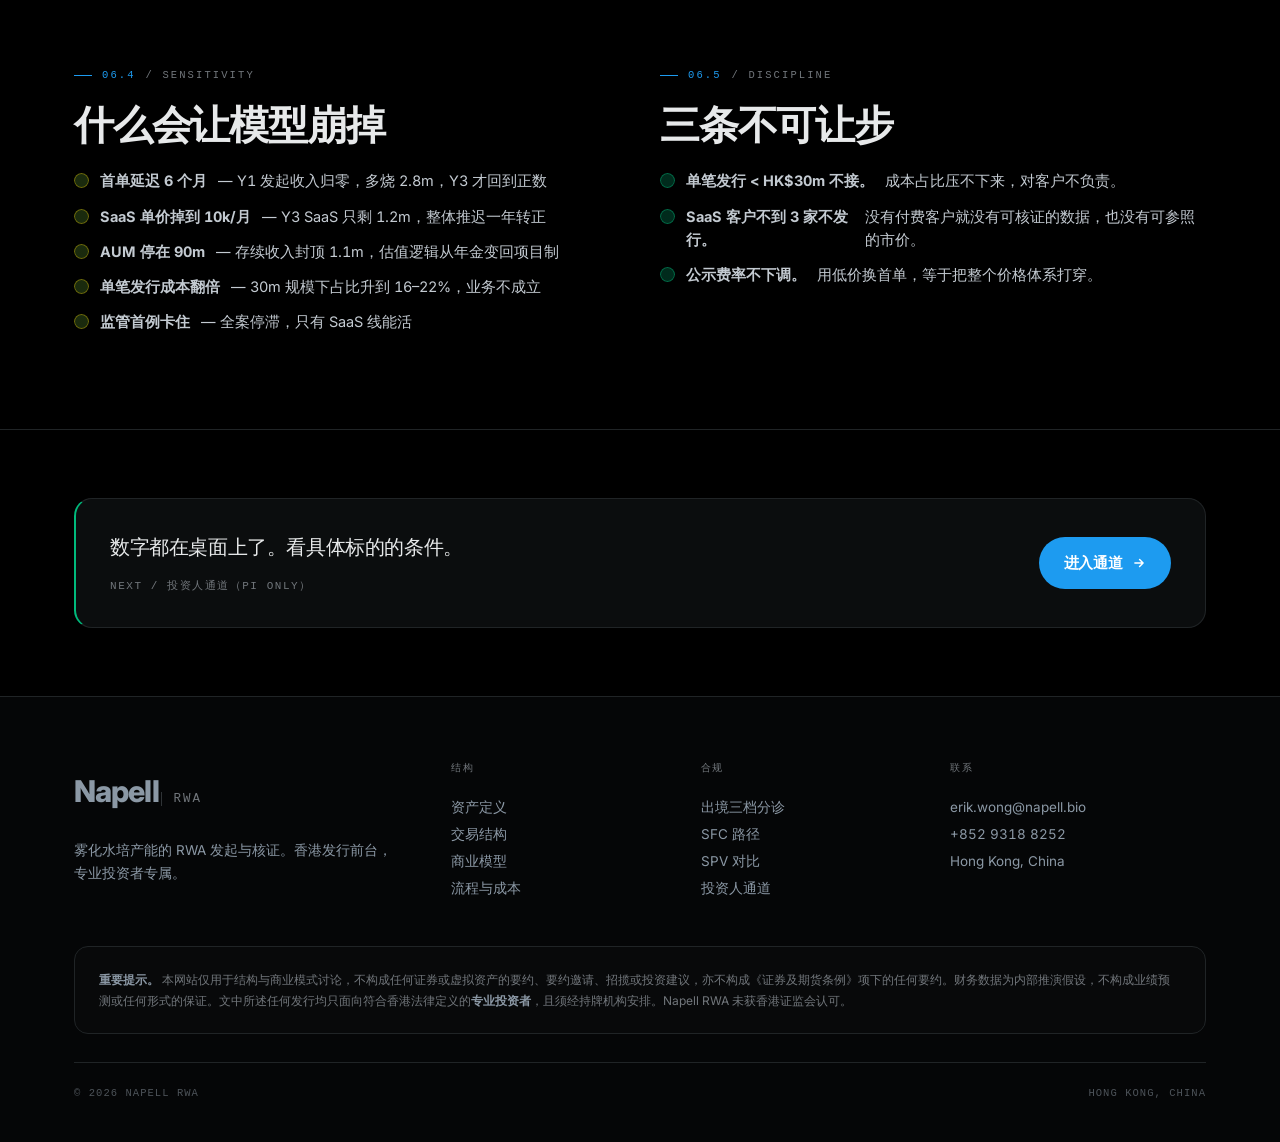
<file: model.html>
<!DOCTYPE html>
<html lang="zh-CN">
<head>
<meta charset="UTF-8">
<meta name="viewport" content="width=device-width, initial-scale=1">
<title>商业模型 — Napell RWA</title>
<meta name="description" content="四条收入线、三年损益骨架、盈亏平衡阈值与敏感性分析。费率全部公开，包括我们靠什么活下来。">
<link rel="preconnect" href="https://fonts.googleapis.com">
<link rel="preconnect" href="https://fonts.gstatic.com" crossorigin>
<link href="https://fonts.googleapis.com/css2?family=Inter:wght@300;400;500;600;700&display=swap" rel="stylesheet">
<script>document.documentElement.classList.add("js")</script>
<link rel="stylesheet" href="assets/css/style.css">
<link rel="icon" href="data:image/svg+xml,%3Csvg xmlns='http://www.w3.org/2000/svg' viewBox='0 0 32 32'%3E%3Crect width='32' height='32' rx='9' fill='%23000'/%3E%3Ccircle cx='16' cy='16' r='7' fill='none' stroke='%231d9bf0' stroke-width='2.5'/%3E%3C/svg%3E">
</head>
<body>
<div id="prog"></div>

<header>
  <div class="nav">
    <a class="brand" href="index.html"><span class="mark"></span><b>Napell</b><i>RWA</i></a>
    <ul class="menu">
      <li><a href="index.html">首页</a></li>
      <li>
        <a href="asset.html">资产</a>
        <div class="dd">
          <a href="asset.html"><strong>资产定义</strong><em>为什么是种苗与协议授权，不是数据</em></a>
          <a href="asset.html#unit"><strong>单位经济学</strong><em>每 m² 年产值的百倍差距</em></a>
          <a href="asset.html#compare"><strong>资产类别对比</strong><em>可估值性 · 可执行性 · 监管先例</em></a>
        </div>
      </li>
      <li>
        <a href="compliance.html">合规</a>
        <div class="dd">
          <a href="compliance.html#triage"><strong>出境三档分诊</strong><em>标准合同备案 / 保护认证 / 安全评估</em></a>
          <a href="compliance.html#sfc"><strong>SFC 发行路径</strong><em>1 号 + 7 号牌 · PI 门槛 · Ensemble</em></a>
          <a href="compliance.html#spv"><strong>SPV 注册地对比</strong><em>开曼群岛 vs 香港</em></a>
        </div>
      </li>
      <li><a href="structure.html">交易结构</a></li>
      <li><a href="process.html">流程</a></li>
      <li><a href="model.html" class="on">商业模型</a></li>
    </ul>
    <a class="nav-cta" href="investor.html">投资人通道
      <svg viewBox="0 0 24 24" fill="none" stroke="currentColor" stroke-width="2.6" stroke-linecap="round" stroke-linejoin="round"><path d="M5 12h14M13 6l6 6-6 6"/></svg>
    </a>
    <button class="burger" aria-label="菜单" aria-expanded="false"><span></span><span></span><span></span></button>
  </div>
</header>

<main>
  <section class="hero" style="padding-bottom:56px">
    <div class="wrap">
      <div class="eyebrow rv"><b>06</b> / Business model</div>
      <h1 class="rv" style="max-width:24ch">发票据不是生意，<span style="color:var(--acc)">鉴证才是</span></h1>
      <p class="lead rv">一单发行收 3%，一年做两单也只有 6% 的规模效应。真正的复利在按基地收费的数据鉴证，和按 AUM 收费的存续服务。这一页把我们怎么赚钱全部摊开。</p>
    </div>
  </section>

  <section class="sec">
    <div class="wrap">
      <div class="sec-head split">
        <div>
          <div class="eyebrow"><b>06.1</b> / Revenue lines</div>
          <h2>四条收入线，一条是地基</h2>
        </div>
        <p class="dim" style="max-width:38ch">按「毛利 × 可复制性 × 牌照成本」排序，不是按故事好听程度。</p>
      </div>

      <div class="grid g4" style="gap:12px">
        <div class="card accent rv">
          <span class="num">01 — 地基</span>
          <h4 style="margin-bottom:6px">数据鉴证 SaaS</h4>
          <p style="font-size:13px">75–85% 毛利 · 零牌照 · 递延收入。客户是烘焙商、贸易商、再保方。</p>
        </div>
        <div class="card rv">
          <span class="num">02 — 通道</span>
          <h4 style="margin-bottom:6px">RWA 发起与安排</h4>
          <p style="font-size:13px">3% of raise · 需借牌 · 项目制。作用是把手上的产能变成可投资产。</p>
        </div>
        <div class="card rv">
          <span class="num">03 — 复利</span>
          <h4 style="margin-bottom:6px">存续服务</h4>
          <p style="font-size:13px">1.0–1.5% p.a. of AUM · 一旦起量就是年金，也是估值的主体。</p>
        </div>
        <div class="card rv">
          <span class="num">04 — 获客</span>
          <h4 style="margin-bottom:6px">合规分诊</h4>
          <p style="font-size:13px">HK$60–150k / 单 · 零牌照 · 现金流最好，但天花板明确。</p>
        </div>
      </div>

      <div class="callout rv" style="margin-top:16px">
        <p>如果只剩一条业务，我们留数据鉴证。<span class="dim">它不需要牌照、不依赖监管进度、客户按月付费、毛利最高，而且可以复制到任何作物 —— 不只是咖啡。</span></p>
        <span>Keep the cash engine</span>
      </div>
    </div>
  </section>

  <section class="sec">
    <div class="wrap">
      <div class="sec-head split">
        <div>
          <div class="eyebrow"><b>06.2</b> / Three-year build</div>
          <h2>三年，从 -3.7m 到 +2.0m</h2>
        </div>
        <p class="dim" style="max-width:38ch">假设：单笔发行 HK$30m、每基地 SaaS HK$180k/年。</p>
      </div>

      <div class="chart rv">
        <div class="chart-hd"><h4>收入构成与固定成本 · HK$ m</h4><span>Revenue build / fixed cost line</span></div>
        <svg viewBox="0 0 1000 330" role="img" aria-label="三年收入构成柱状图">
          <!-- 轴 -->
          <g font-family="ui-monospace,monospace" font-size="9.5" fill="#4d5359">
            <line x1="120" y1="280" x2="960" y2="280" stroke="#2f3336"/>
            <line x1="120" y1="220" x2="960" y2="220" stroke="#16181c"/>
            <text x="112" y="224" text-anchor="end">2.0</text>
            <line x1="120" y1="160" x2="960" y2="160" stroke="#16181c"/>
            <text x="112" y="164" text-anchor="end">4.0</text>
            <line x1="120" y1="100" x2="960" y2="100" stroke="#16181c"/>
            <text x="112" y="104" text-anchor="end">6.0</text>
            <line x1="120" y1="40" x2="960" y2="40" stroke="#16181c"/>
            <text x="112" y="44" text-anchor="end">8.0</text>
            <text x="112" y="284" text-anchor="end">0</text>
          </g>

          <!-- 固定成本线 -->
          <line x1="120" y1="115" x2="960" y2="115" stroke="#f4212e" stroke-width="1.2" stroke-dasharray="5 4"/>
          <text x="958" y="108" fill="#f4212e" font-size="9.5" text-anchor="end" font-family="ui-monospace,monospace">FIXED COST 5.5m</text>

          <!-- Y1 -->
          <g>
            <rect x="190" y="268.75" width="130" height="11.25" fill="#1d9bf0" opacity=".35"/>
            <rect x="190" y="241.75" width="130" height="27" fill="#1d9bf0" opacity=".65"/>
            <rect x="190" y="225.6" width="130" height="16.2" fill="#00ba7c" opacity=".8"/>
            <text x="255" y="298" fill="#8b98a5" font-size="11" text-anchor="middle" font-family="Inter,sans-serif">Y1</text>
            <text x="255" y="218" fill="#8b98a5" font-size="10" text-anchor="middle" font-family="ui-monospace,monospace">1.8</text>
          </g>
          <!-- Y2 -->
          <g>
            <rect x="420" y="246.25" width="130" height="33.75" fill="#1d9bf0" opacity=".35"/>
            <rect x="420" y="192.25" width="130" height="54" fill="#1d9bf0" opacity=".65"/>
            <rect x="420" y="159.85" width="130" height="32.4" fill="#00ba7c" opacity=".8"/>
            <text x="485" y="298" fill="#8b98a5" font-size="11" text-anchor="middle" font-family="Inter,sans-serif">Y2</text>
            <text x="485" y="152" fill="#8b98a5" font-size="10" text-anchor="middle" font-family="ui-monospace,monospace">4.0</text>
          </g>
          <!-- Y3 -->
          <g>
            <rect x="650" y="201.25" width="130" height="78.75" fill="#1d9bf0" opacity=".35"/>
            <rect x="650" y="93.25" width="130" height="108" fill="#1d9bf0" opacity=".65"/>
            <rect x="650" y="39.25" width="130" height="54" fill="#00ba7c" opacity=".8"/>
            <text x="715" y="298" fill="#8b98a5" font-size="11" text-anchor="middle" font-family="Inter,sans-serif">Y3</text>
            <text x="715" y="32" fill="#e7e9ea" font-size="11" text-anchor="middle" font-family="ui-monospace,monospace">8.0</text>
          </g>

          <!-- 结论标注 -->
          <text x="190" y="326" fill="#f4212e" font-size="9.5" font-family="ui-monospace,monospace">-3.7m</text>
          <text x="420" y="326" fill="#f4212e" font-size="9.5" font-family="ui-monospace,monospace">-1.5m</text>
          <text x="650" y="326" fill="#00ba7c" font-size="9.5" font-family="ui-monospace,monospace">+2.0m</text>
        </svg>
        <div class="legend">
          <span><i style="background:#00ba7c"></i>SaaS 鉴证</span>
          <span><i style="background:#1d9bf0"></i>发起与安排（亮）</span>
          <span><i style="background:#1d9bf0;opacity:.35"></i>存续服务（淡）</span>
          <span><i style="background:#f4212e"></i>固定成本</span>
        </div>
      </div>

      <div class="tbl-wrap rv" style="margin-top:16px">
        <div class="tbl-scroll">
          <table>
            <thead>
              <tr><th>项目</th><th class="n">Y1</th><th class="n">Y2</th><th class="n">Y3</th><th>驱动</th></tr>
            </thead>
            <tbody>
              <tr><td>SaaS 客户数</td><td class="n">3</td><td class="n">6</td><td class="n">10</td><td>每客户 HK$180k/年</td></tr>
              <tr><td>SaaS 收入</td><td class="n">0.54</td><td class="n">1.08</td><td class="n">1.80</td><td>—</td></tr>
              <tr><td>发行单数 / 规模 (HK$m)</td><td class="n">1 / 30</td><td class="n">2 / 60</td><td class="n">4 / 120</td><td>3% 安排费</td></tr>
              <tr><td>发起收入</td><td class="n">0.90</td><td class="n">1.80</td><td class="n">3.60</td><td>—</td></tr>
              <tr><td>在管规模 AUM</td><td class="n">30</td><td class="n">90</td><td class="n">210</td><td>1.25% p.a.</td></tr>
              <tr><td>存续收入</td><td class="n">0.38</td><td class="n">1.13</td><td class="n">2.63</td><td>—</td></tr>
              <tr class="total"><td>总收入</td><td class="n">1.82</td><td class="n">4.01</td><td class="n">8.03</td><td>—</td></tr>
              <tr><td>固定成本</td><td class="n">5.50</td><td class="n">5.50</td><td class="n">6.00</td><td>3–4 人 + 合规 + 技术</td></tr>
              <tr class="total"><td>税前结果</td><td class="n">-3.68</td><td class="n">-1.49</td><td class="n">+2.03</td><td>Y3 Q2 转正</td></tr>
            </tbody>
          </table>
        </div>
        <div class="tbl-note">单位：HK$ 百万。假设值，用于结构论证。AUM 按发行额累计、不扣到期摊还，实际口径应扣除已摊还部分。</div>
      </div>
    </div>
  </section>

  <section class="sec">
    <div class="wrap">
      <div class="sec-head">
        <div class="eyebrow"><b>06.3</b> / Fixed cost</div>
        <h2>5.5m 花在哪</h2>
      </div>
      <div class="tbl-wrap rv">
        <div class="tbl-scroll">
          <table>
            <thead><tr><th>科目</th><th class="n">年额 (HK$)</th><th>说明</th></tr></thead>
            <tbody>
              <tr><td><strong>人力（3.5 FTE）</strong></td><td class="n">2.6m</td><td>结构设计 1 · 客户与核证 1 · 技术与数据 1 · 合规顾问 0.5</td></tr>
              <tr><td><strong>合规与法务年费</strong></td><td class="n">1.2m</td><td>常法顾问、监管更新、文件复核</td></tr>
              <tr><td><strong>技术与基础设施</strong></td><td class="n">0.8m</td><td>数据平台、链上组件、审计复测</td></tr>
              <tr><td><strong>审计与核证</strong></td><td class="n">0.5m</td><td>自有资产年度审计 + 第三方核证</td></tr>
              <tr><td><strong>办公与差旅</strong></td><td class="n">0.4m</td><td>香港 + 产区现场</td></tr>
              <tr class="total"><td><strong>合计</strong></td><td class="n">5.5m</td><td>Y3 增至 6.0m</td></tr>
            </tbody>
          </table>
        </div>
      </div>
    </div>
  </section>

  <section class="sec">
    <div class="wrap">
      <div class="grid g2" style="gap:40px;align-items:start">
        <div class="rv">
          <div class="eyebrow"><b>06.4</b> / Sensitivity</div>
          <h2 style="margin-bottom:22px">什么会让模型崩掉</h2>
          <ul class="ticks dash">
            <li><strong>首单延迟 6 个月</strong> — Y1 发起收入归零，多烧 2.8m，Y3 才回到正数</li>
            <li><strong>SaaS 单价掉到 10k/月</strong> — Y3 SaaS 只剩 1.2m，整体推迟一年转正</li>
            <li><strong>AUM 停在 90m</strong> — 存续收入封顶 1.1m，估值逻辑从年金变回项目制</li>
            <li><strong>单笔发行成本翻倍</strong> — 30m 规模下占比升到 16–22%，业务不成立</li>
            <li><strong>监管首例卡住</strong> — 全案停滞，只有 SaaS 线能活</li>
          </ul>
        </div>
        <div class="rv">
          <div class="eyebrow"><b>06.5</b> / Discipline</div>
          <h2 style="margin-bottom:22px">三条不可让步</h2>
          <ul class="ticks">
            <li><strong>单笔发行 &lt; HK$30m 不接。</strong>成本占比压不下来，对客户不负责。</li>
            <li><strong>SaaS 客户不到 3 家不发行。</strong>没有付费客户就没有可核证的数据，也没有可参照的市价。</li>
            <li><strong>公示费率不下调。</strong>用低价换首单，等于把整个价格体系打穿。</li>
          </ul>
        </div>
      </div>
    </div>
  </section>

  <section class="sec tight">
    <div class="wrap">
      <div class="callout rv" style="border-left-color:var(--up);display:flex;gap:28px;align-items:center;flex-wrap:wrap;justify-content:space-between">
        <div>
          <p style="font-size:20px;letter-spacing:-.02em">数字都在桌面上了。看具体标的的条件。</p>
          <span>Next / 投资人通道（PI only）</span>
        </div>
        <a class="btn btn-primary" href="investor.html">进入通道
          <svg viewBox="0 0 24 24" fill="none" stroke="currentColor" stroke-width="2.6" stroke-linecap="round" stroke-linejoin="round"><path d="M5 12h14M13 6l6 6-6 6"/></svg>
        </a>
      </div>
    </div>
  </section>
</main>

<footer>
  <div class="wrap">
    <div class="f-grid">
      <div>
        <a class="brand" href="index.html" style="margin-bottom:18px"><span class="mark"></span><b>Napell</b><i>RWA</i></a>
        <p style="max-width:36ch;line-height:1.7">雾化水培产能的 RWA 发起与核证。香港发行前台，专业投资者专属。</p>
      </div>
      <div>
        <h5>结构</h5>
        <a href="asset.html">资产定义</a>
        <a href="structure.html">交易结构</a>
        <a href="model.html">商业模型</a>
        <a href="process.html">流程与成本</a>
      </div>
      <div>
        <h5>合规</h5>
        <a href="compliance.html#triage">出境三档分诊</a>
        <a href="compliance.html#sfc">SFC 路径</a>
        <a href="compliance.html#spv">SPV 对比</a>
        <a href="investor.html">投资人通道</a>
      </div>
      <div>
        <h5>联系</h5>
        <p>erik.wong@napell.bio</p>
        <p>+852 9318 8252</p>
        <p>Hong Kong, China</p>
      </div>
    </div>
    <div class="disc">
      <strong>重要提示。</strong> 本网站仅用于结构与商业模式讨论，不构成任何证券或虚拟资产的要约、要约邀请、招揽或投资建议，亦不构成《证券及期货条例》项下的任何要约。财务数据为内部推演假设，不构成业绩预测或任何形式的保证。文中所述任何发行均只面向符合香港法律定义的<strong>专业投资者</strong>，且须经持牌机构安排。Napell RWA 未获香港证监会认可。
    </div>
    <div class="f-bot">
      <span>© <span data-year>2026</span> Napell RWA</span>
      <span>Hong Kong, China</span>
    </div>
  </div>
</footer>

<script src="assets/js/site.js"></script>
</body>
</html>
</file>
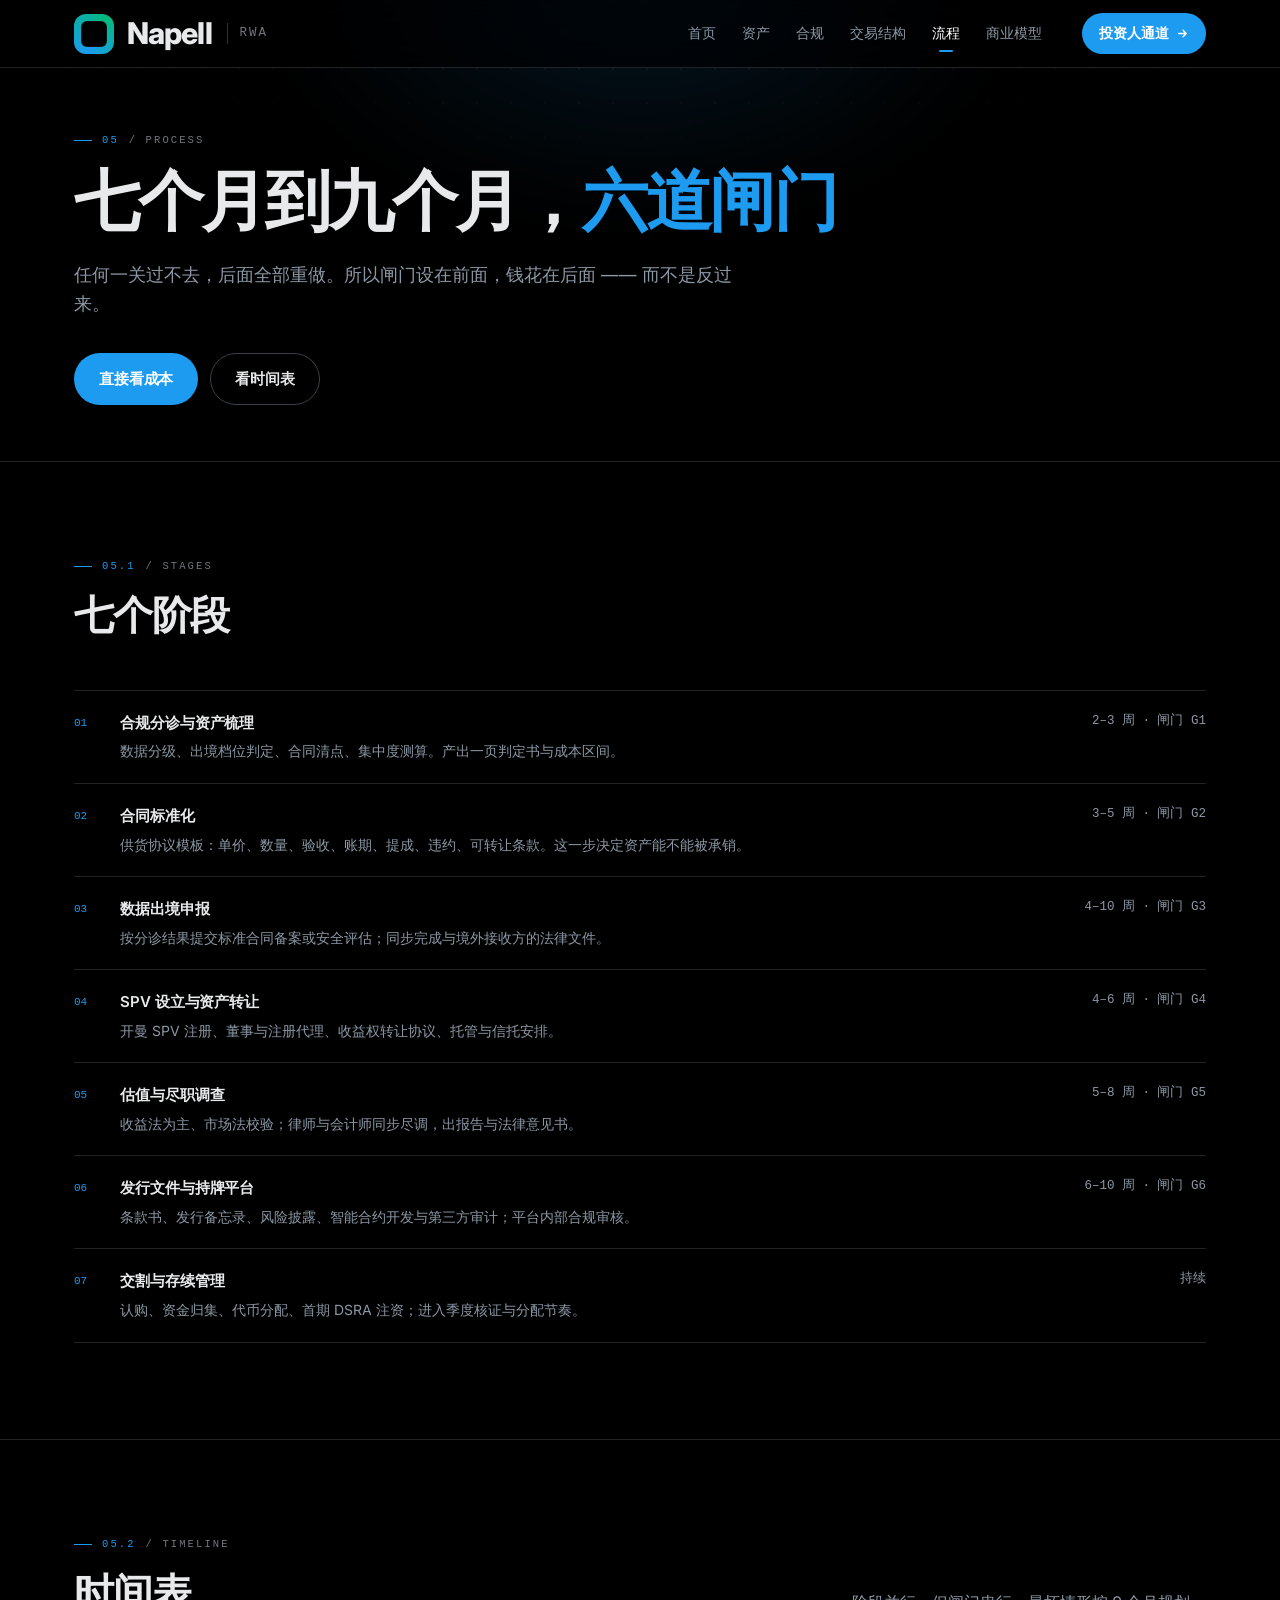
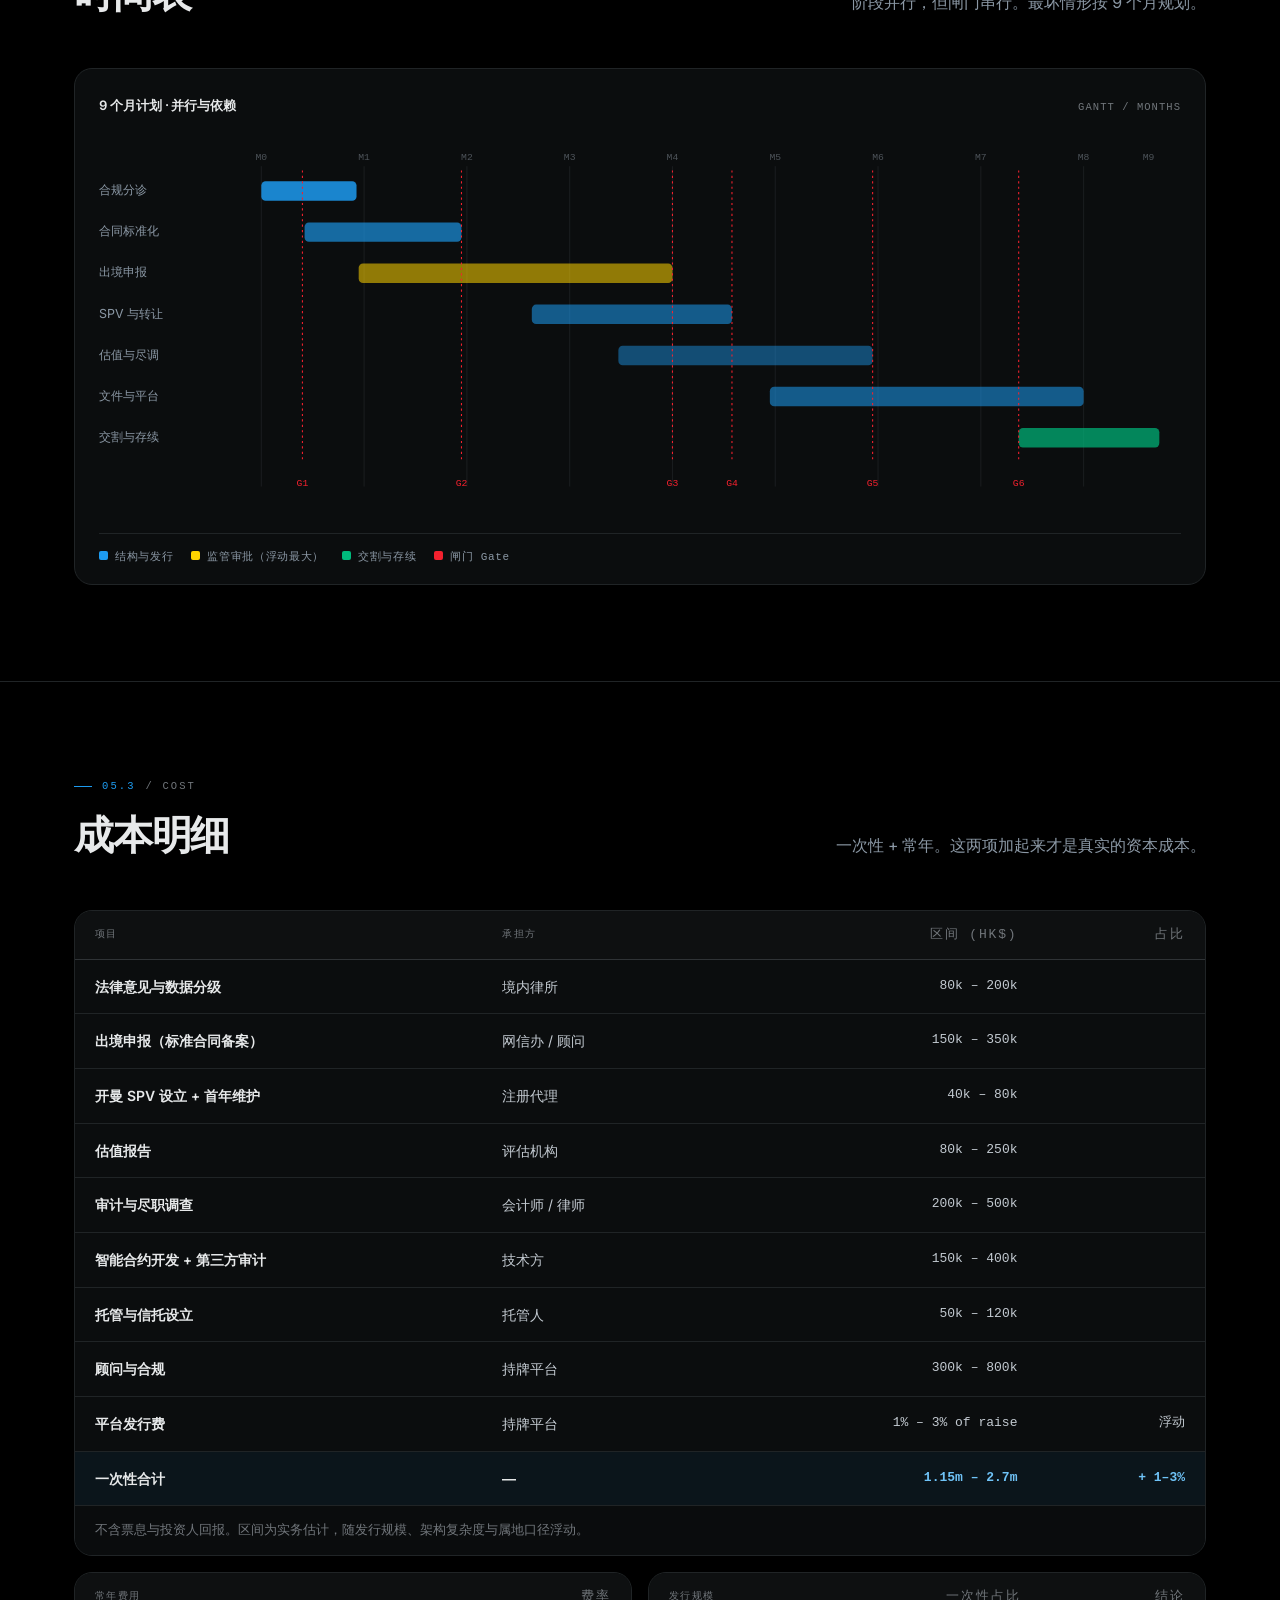
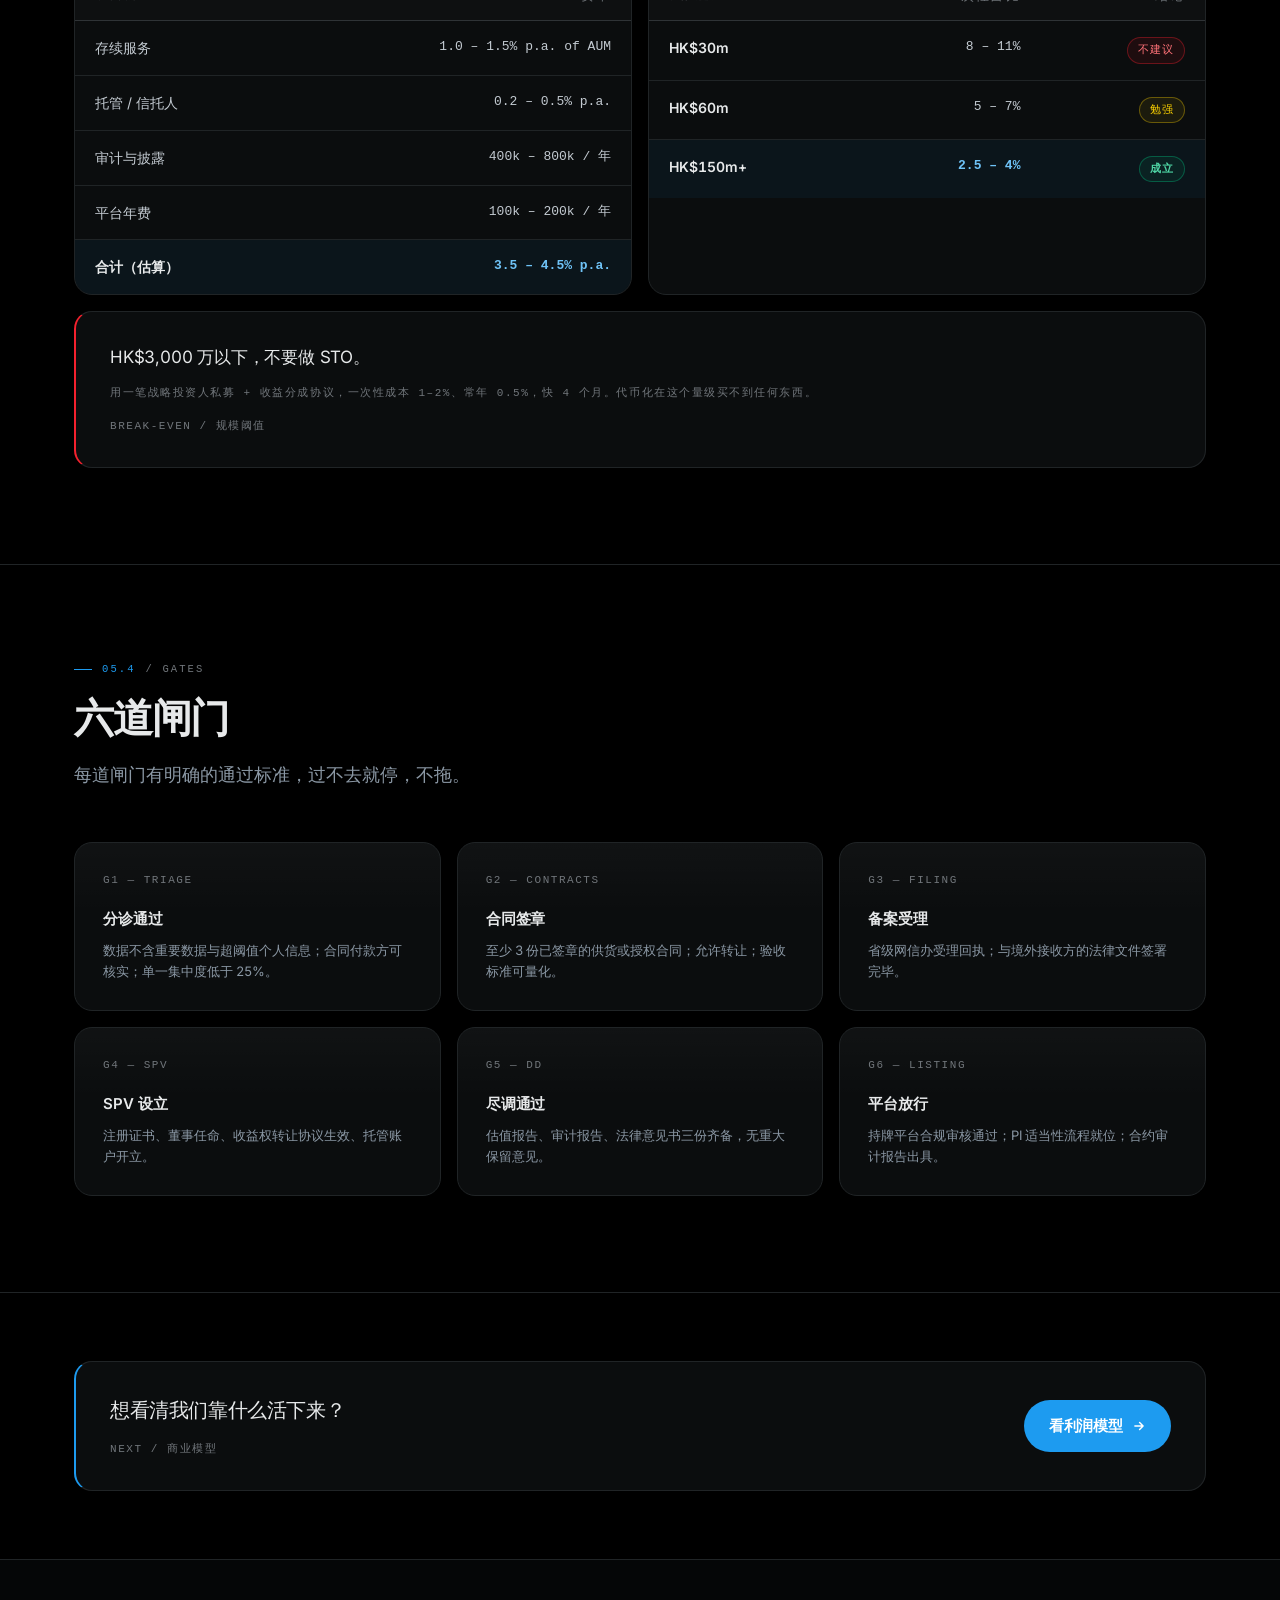
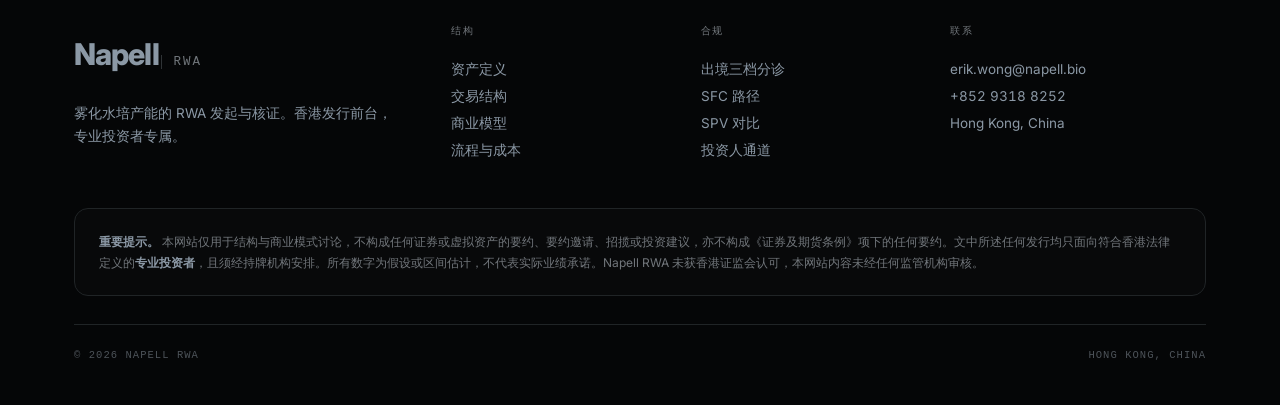
<file: process.html>
<!DOCTYPE html>
<html lang="zh-CN">
<head>
<meta charset="UTF-8">
<meta name="viewport" content="width=device-width, initial-scale=1">
<title>流程与成本 — Napell RWA</title>
<meta name="description" content="从合规分诊到存续管理的七个阶段、六道闸门、成本明细与时间表。总周期 6–9 个月，成本前置公开。">
<link rel="preconnect" href="https://fonts.googleapis.com">
<link rel="preconnect" href="https://fonts.gstatic.com" crossorigin>
<link href="https://fonts.googleapis.com/css2?family=Inter:wght@300;400;500;600;700&display=swap" rel="stylesheet">
<script>document.documentElement.classList.add("js")</script>
<link rel="stylesheet" href="assets/css/style.css">
<link rel="icon" href="data:image/svg+xml,%3Csvg xmlns='http://www.w3.org/2000/svg' viewBox='0 0 32 32'%3E%3Crect width='32' height='32' rx='9' fill='%23000'/%3E%3Ccircle cx='16' cy='16' r='7' fill='none' stroke='%231d9bf0' stroke-width='2.5'/%3E%3C/svg%3E">
</head>
<body>
<div id="prog"></div>

<header>
  <div class="nav">
    <a class="brand" href="index.html"><span class="mark"></span><b>Napell</b><i>RWA</i></a>
    <ul class="menu">
      <li><a href="index.html">首页</a></li>
      <li>
        <a href="asset.html">资产</a>
        <div class="dd">
          <a href="asset.html"><strong>资产定义</strong><em>为什么是种苗与协议授权，不是数据</em></a>
          <a href="asset.html#unit"><strong>单位经济学</strong><em>每 m² 年产值的百倍差距</em></a>
          <a href="asset.html#compare"><strong>资产类别对比</strong><em>可估值性 · 可执行性 · 监管先例</em></a>
        </div>
      </li>
      <li>
        <a href="compliance.html">合规</a>
        <div class="dd">
          <a href="compliance.html#triage"><strong>出境三档分诊</strong><em>标准合同备案 / 保护认证 / 安全评估</em></a>
          <a href="compliance.html#sfc"><strong>SFC 发行路径</strong><em>1 号 + 7 号牌 · PI 门槛 · Ensemble</em></a>
          <a href="compliance.html#spv"><strong>SPV 注册地对比</strong><em>开曼群岛 vs 香港</em></a>
        </div>
      </li>
      <li><a href="structure.html">交易结构</a></li>
      <li><a href="process.html" class="on">流程</a></li>
      <li><a href="model.html">商业模型</a></li>
    </ul>
    <a class="nav-cta" href="investor.html">投资人通道
      <svg viewBox="0 0 24 24" fill="none" stroke="currentColor" stroke-width="2.6" stroke-linecap="round" stroke-linejoin="round"><path d="M5 12h14M13 6l6 6-6 6"/></svg>
    </a>
    <button class="burger" aria-label="菜单" aria-expanded="false"><span></span><span></span><span></span></button>
  </div>
</header>

<main>
  <section class="hero" style="padding-bottom:56px">
    <div class="wrap">
      <div class="eyebrow rv"><b>05</b> / Process</div>
      <h1 class="rv" style="max-width:22ch">七个月到九个月，<span style="color:var(--acc)">六道闸门</span></h1>
      <p class="lead rv">任何一关过不去，后面全部重做。所以闸门设在前面，钱花在后面 —— 而不是反过来。</p>
      <div class="hero-actions rv">
        <a class="btn btn-primary" href="#cost">直接看成本</a>
        <a class="btn btn-ghost" href="#timeline">看时间表</a>
      </div>
    </div>
  </section>

  <section class="sec">
    <div class="wrap">
      <div class="sec-head">
        <div class="eyebrow"><b>05.1</b> / Stages</div>
        <h2>七个阶段</h2>
      </div>

      <div class="rows rv">
        <div class="row">
          <div class="idx">01</div>
          <div style="flex:1">
            <h4>合规分诊与资产梳理</h4>
            <p>数据分级、出境档位判定、合同清点、集中度测算。产出一页判定书与成本区间。</p>
          </div>
          <div class="tail">2–3 周 · 闸门 G1</div>
        </div>
        <div class="row">
          <div class="idx">02</div>
          <div style="flex:1">
            <h4>合同标准化</h4>
            <p>供货协议模板：单价、数量、验收、账期、提成、违约、可转让条款。这一步决定资产能不能被承销。</p>
          </div>
          <div class="tail">3–5 周 · 闸门 G2</div>
        </div>
        <div class="row">
          <div class="idx">03</div>
          <div style="flex:1">
            <h4>数据出境申报</h4>
            <p>按分诊结果提交标准合同备案或安全评估；同步完成与境外接收方的法律文件。</p>
          </div>
          <div class="tail">4–10 周 · 闸门 G3</div>
        </div>
        <div class="row">
          <div class="idx">04</div>
          <div style="flex:1">
            <h4>SPV 设立与资产转让</h4>
            <p>开曼 SPV 注册、董事与注册代理、收益权转让协议、托管与信托安排。</p>
          </div>
          <div class="tail">4–6 周 · 闸门 G4</div>
        </div>
        <div class="row">
          <div class="idx">05</div>
          <div style="flex:1">
            <h4>估值与尽职调查</h4>
            <p>收益法为主、市场法校验；律师与会计师同步尽调，出报告与法律意见书。</p>
          </div>
          <div class="tail">5–8 周 · 闸门 G5</div>
        </div>
        <div class="row">
          <div class="idx">06</div>
          <div style="flex:1">
            <h4>发行文件与持牌平台</h4>
            <p>条款书、发行备忘录、风险披露、智能合约开发与第三方审计；平台内部合规审核。</p>
          </div>
          <div class="tail">6–10 周 · 闸门 G6</div>
        </div>
        <div class="row">
          <div class="idx">07</div>
          <div style="flex:1">
            <h4>交割与存续管理</h4>
            <p>认购、资金归集、代币分配、首期 DSRA 注资；进入季度核证与分配节奏。</p>
          </div>
          <div class="tail">持续</div>
        </div>
      </div>
    </div>
  </section>

  <section class="sec" id="timeline">
    <div class="wrap">
      <div class="sec-head split">
        <div>
          <div class="eyebrow"><b>05.2</b> / Timeline</div>
          <h2>时间表</h2>
        </div>
        <p class="dim" style="max-width:36ch">阶段并行，但闸门串行。最坏情形按 9 个月规划。</p>
      </div>

      <div class="chart rv">
        <div class="chart-hd"><h4>9 个月计划 · 并行与依赖</h4><span>Gantt / months</span></div>
        <svg viewBox="0 0 1000 350" role="img" aria-label="九个月时间表">
          <!-- 月度网格 -->
          <g font-family="ui-monospace,monospace" font-size="9" fill="#4d5359">
            <line x1="150" y1="26" x2="150" y2="322" stroke="#1a1d1f"/>
            <text x="150" y="20" text-anchor="middle">M0</text>
            <line x1="245" y1="26" x2="245" y2="322" stroke="#1a1d1f"/><text x="245" y="20" text-anchor="middle">M1</text>
            <line x1="340" y1="26" x2="340" y2="322" stroke="#1a1d1f"/><text x="340" y="20" text-anchor="middle">M2</text>
            <line x1="435" y1="26" x2="435" y2="322" stroke="#1a1d1f"/><text x="435" y="20" text-anchor="middle">M3</text>
            <line x1="530" y1="26" x2="530" y2="322" stroke="#1a1d1f"/><text x="530" y="20" text-anchor="middle">M4</text>
            <line x1="625" y1="26" x2="625" y2="322" stroke="#1a1d1f"/><text x="625" y="20" text-anchor="middle">M5</text>
            <line x1="720" y1="26" x2="720" y2="322" stroke="#1a1d1f"/><text x="720" y="20" text-anchor="middle">M6</text>
            <line x1="815" y1="26" x2="815" y2="322" stroke="#1a1d1f"/><text x="815" y="20" text-anchor="middle">M7</text>
            <line x1="910" y1="26" x2="910" y2="322" stroke="#1a1d1f"/><text x="910" y="20" text-anchor="middle">M8</text>
            <text x="970" y="20" text-anchor="middle">M9</text>
          </g>

          <g font-family="Inter,sans-serif" font-size="11.5" fill="#8b98a5">
            <text x="0" y="52">合规分诊</text>
            <text x="0" y="90">合同标准化</text>
            <text x="0" y="128">出境申报</text>
            <text x="0" y="166">SPV 与转让</text>
            <text x="0" y="204">估值与尽调</text>
            <text x="0" y="242">文件与平台</text>
            <text x="0" y="280">交割与存续</text>
          </g>

          <!-- 条 -->
          <rect x="150" y="40" width="88" height="18" rx="4" fill="#1d9bf0" opacity=".85"/>
          <rect x="190" y="78" width="145" height="18" rx="4" fill="#1d9bf0" opacity=".65"/>
          <rect x="240" y="116" width="290" height="18" rx="4" fill="#ffd400" opacity=".55"/>
          <rect x="400" y="154" width="185" height="18" rx="4" fill="#1d9bf0" opacity=".55"/>
          <rect x="480" y="192" width="235" height="18" rx="4" fill="#1d9bf0" opacity=".45"/>
          <rect x="620" y="230" width="290" height="18" rx="4" fill="#1d9bf0" opacity=".55"/>
          <rect x="850" y="268" width="130" height="18" rx="4" fill="#00ba7c" opacity=".7"/>

          <!-- 闸门标记 -->
          <g stroke="#f4212e" stroke-width="1" stroke-dasharray="2 3">
            <line x1="188" y1="30" x2="188" y2="300"/>
            <line x1="335" y1="30" x2="335" y2="300"/>
            <line x1="530" y1="30" x2="530" y2="300"/>
            <line x1="585" y1="30" x2="585" y2="300"/>
            <line x1="715" y1="30" x2="715" y2="300"/>
            <line x1="850" y1="30" x2="850" y2="300"/>
          </g>
          <text x="188" y="322" fill="#f4212e" font-size="9" text-anchor="middle" font-family="ui-monospace,monospace">G1</text>
          <text x="335" y="322" fill="#f4212e" font-size="9" text-anchor="middle" font-family="ui-monospace,monospace">G2</text>
          <text x="530" y="322" fill="#f4212e" font-size="9" text-anchor="middle" font-family="ui-monospace,monospace">G3</text>
          <text x="585" y="322" fill="#f4212e" font-size="9" text-anchor="middle" font-family="ui-monospace,monospace">G4</text>
          <text x="715" y="322" fill="#f4212e" font-size="9" text-anchor="middle" font-family="ui-monospace,monospace">G5</text>
          <text x="850" y="322" fill="#f4212e" font-size="9" text-anchor="middle" font-family="ui-monospace,monospace">G6</text>
        </svg>
        <div class="legend">
          <span><i style="background:#1d9bf0"></i>结构与发行</span>
          <span><i style="background:#ffd400"></i>监管审批（浮动最大）</span>
          <span><i style="background:#00ba7c"></i>交割与存续</span>
          <span><i style="background:#f4212e"></i>闸门 Gate</span>
        </div>
      </div>
    </div>
  </section>

  <section class="sec" id="cost">
    <div class="wrap">
      <div class="sec-head split">
        <div>
          <div class="eyebrow"><b>05.3</b> / Cost</div>
          <h2>成本明细</h2>
        </div>
        <p class="dim" style="max-width:38ch">一次性 + 常年。这两项加起来才是真实的资本成本。</p>
      </div>

      <div class="tbl-wrap rv">
        <div class="tbl-scroll">
          <table>
            <thead>
              <tr><th>项目</th><th>承担方</th><th class="n">区间 (HK$)</th><th class="n">占比</th></tr>
            </thead>
            <tbody>
              <tr><td><strong>法律意见与数据分级</strong></td><td>境内律所</td><td class="n">80k – 200k</td><td class="n"></td></tr>
              <tr><td><strong>出境申报（标准合同备案）</strong></td><td>网信办 / 顾问</td><td class="n">150k – 350k</td><td class="n"></td></tr>
              <tr><td><strong>开曼 SPV 设立 + 首年维护</strong></td><td>注册代理</td><td class="n">40k – 80k</td><td class="n"></td></tr>
              <tr><td><strong>估值报告</strong></td><td>评估机构</td><td class="n">80k – 250k</td><td class="n"></td></tr>
              <tr><td><strong>审计与尽职调查</strong></td><td>会计师 / 律师</td><td class="n">200k – 500k</td><td class="n"></td></tr>
              <tr><td><strong>智能合约开发 + 第三方审计</strong></td><td>技术方</td><td class="n">150k – 400k</td><td class="n"></td></tr>
              <tr><td><strong>托管与信托设立</strong></td><td>托管人</td><td class="n">50k – 120k</td><td class="n"></td></tr>
              <tr><td><strong>顾问与合规</strong></td><td>持牌平台</td><td class="n">300k – 800k</td><td class="n"></td></tr>
              <tr><td><strong>平台发行费</strong></td><td>持牌平台</td><td class="n">1% – 3% of raise</td><td class="n">浮动</td></tr>
              <tr class="total"><td><strong>一次性合计</strong></td><td>—</td><td class="n">1.15m – 2.7m</td><td class="n">+ 1–3%</td></tr>
            </tbody>
          </table>
        </div>
        <div class="tbl-note">不含票息与投资人回报。区间为实务估计，随发行规模、架构复杂度与属地口径浮动。</div>
      </div>

      <div class="grid g2 rv" style="margin-top:16px">
        <div class="tbl-wrap">
          <div class="tbl-scroll">
            <table style="min-width:420px">
              <thead><tr><th>常年费用</th><th class="n">费率</th></tr></thead>
              <tbody>
                <tr><td>存续服务</td><td class="n">1.0 – 1.5% p.a. of AUM</td></tr>
                <tr><td>托管 / 信托人</td><td class="n">0.2 – 0.5% p.a.</td></tr>
                <tr><td>审计与披露</td><td class="n">400k – 800k / 年</td></tr>
                <tr><td>平台年费</td><td class="n">100k – 200k / 年</td></tr>
                <tr class="total"><td>合计（估算）</td><td class="n">3.5 – 4.5% p.a.</td></tr>
              </tbody>
            </table>
          </div>
        </div>

        <div class="tbl-wrap">
          <div class="tbl-scroll">
            <table style="min-width:420px">
              <thead><tr><th>发行规模</th><th class="n">一次性占比</th><th class="n">结论</th></tr></thead>
              <tbody>
                <tr>
                  <td><strong>HK$30m</strong></td><td class="n">8 – 11%</td>
                  <td class="n"><span class="chip chip-dn">不建议</span></td>
                </tr>
                <tr>
                  <td><strong>HK$60m</strong></td><td class="n">5 – 7%</td>
                  <td class="n"><span class="chip chip-warn">勉强</span></td>
                </tr>
                <tr class="total">
                  <td><strong>HK$150m+</strong></td><td class="n">2.5 – 4%</td>
                  <td class="n"><span class="chip chip-up">成立</span></td>
                </tr>
              </tbody>
            </table>
          </div>
        </div>
      </div>

      <div class="callout rv" style="margin-top:16px;border-left-color:var(--dn)">
        <p>HK$3,000 万以下，不要做 STO。<span class="dim">用一笔战略投资人私募 + 收益分成协议，一次性成本 1–2%、常年 0.5%，快 4 个月。代币化在这个量级买不到任何东西。</span></p>
        <span>Break-even / 规模阈值</span>
      </div>
    </div>
  </section>

  <section class="sec">
    <div class="wrap">
      <div class="sec-head">
        <div class="eyebrow"><b>05.4</b> / Gates</div>
        <h2>六道闸门</h2>
        <p class="lead tight">每道闸门有明确的通过标准，过不去就停，不拖。</p>
      </div>
      <div class="grid g3">
        <article class="card flat rv">
          <span class="num">G1 — TRIAGE</span>
          <h4 style="margin-bottom:8px">分诊通过</h4>
          <p style="font-size:13px">数据不含重要数据与超阈值个人信息；合同付款方可核实；单一集中度低于 25%。</p>
        </article>
        <article class="card flat rv">
          <span class="num">G2 — CONTRACTS</span>
          <h4 style="margin-bottom:8px">合同签章</h4>
          <p style="font-size:13px">至少 3 份已签章的供货或授权合同；允许转让；验收标准可量化。</p>
        </article>
        <article class="card flat rv">
          <span class="num">G3 — FILING</span>
          <h4 style="margin-bottom:8px">备案受理</h4>
          <p style="font-size:13px">省级网信办受理回执；与境外接收方的法律文件签署完毕。</p>
        </article>
        <article class="card flat rv">
          <span class="num">G4 — SPV</span>
          <h4 style="margin-bottom:8px">SPV 设立</h4>
          <p style="font-size:13px">注册证书、董事任命、收益权转让协议生效、托管账户开立。</p>
        </article>
        <article class="card flat rv">
          <span class="num">G5 — DD</span>
          <h4 style="margin-bottom:8px">尽调通过</h4>
          <p style="font-size:13px">估值报告、审计报告、法律意见书三份齐备，无重大保留意见。</p>
        </article>
        <article class="card flat rv">
          <span class="num">G6 — LISTING</span>
          <h4 style="margin-bottom:8px">平台放行</h4>
          <p style="font-size:13px">持牌平台合规审核通过；PI 适当性流程就位；合约审计报告出具。</p>
        </article>
      </div>
    </div>
  </section>

  <section class="sec tight">
    <div class="wrap">
      <div class="callout rv" style="border-left-color:var(--acc);display:flex;gap:28px;align-items:center;flex-wrap:wrap;justify-content:space-between">
        <div>
          <p style="font-size:20px;letter-spacing:-.02em">想看清我们靠什么活下来？</p>
          <span>Next / 商业模型</span>
        </div>
        <a class="btn btn-primary" href="model.html">看利润模型
          <svg viewBox="0 0 24 24" fill="none" stroke="currentColor" stroke-width="2.6" stroke-linecap="round" stroke-linejoin="round"><path d="M5 12h14M13 6l6 6-6 6"/></svg>
        </a>
      </div>
    </div>
  </section>
</main>

<footer>
  <div class="wrap">
    <div class="f-grid">
      <div>
        <a class="brand" href="index.html" style="margin-bottom:18px"><span class="mark"></span><b>Napell</b><i>RWA</i></a>
        <p style="max-width:36ch;line-height:1.7">雾化水培产能的 RWA 发起与核证。香港发行前台，专业投资者专属。</p>
      </div>
      <div>
        <h5>结构</h5>
        <a href="asset.html">资产定义</a>
        <a href="structure.html">交易结构</a>
        <a href="model.html">商业模型</a>
        <a href="process.html">流程与成本</a>
      </div>
      <div>
        <h5>合规</h5>
        <a href="compliance.html#triage">出境三档分诊</a>
        <a href="compliance.html#sfc">SFC 路径</a>
        <a href="compliance.html#spv">SPV 对比</a>
        <a href="investor.html">投资人通道</a>
      </div>
      <div>
        <h5>联系</h5>
        <p>erik.wong@napell.bio</p>
        <p>+852 9318 8252</p>
        <p>Hong Kong, China</p>
      </div>
    </div>
    <div class="disc">
      <strong>重要提示。</strong> 本网站仅用于结构与商业模式讨论，不构成任何证券或虚拟资产的要约、要约邀请、招揽或投资建议，亦不构成《证券及期货条例》项下的任何要约。文中所述任何发行均只面向符合香港法律定义的<strong>专业投资者</strong>，且须经持牌机构安排。所有数字为假设或区间估计，不代表实际业绩承诺。Napell RWA 未获香港证监会认可，本网站内容未经任何监管机构审核。
    </div>
    <div class="f-bot">
      <span>© <span data-year>2026</span> Napell RWA</span>
      <span>Hong Kong, China</span>
    </div>
  </div>
</footer>

<script src="assets/js/site.js"></script>
</body>
</html>
</file>
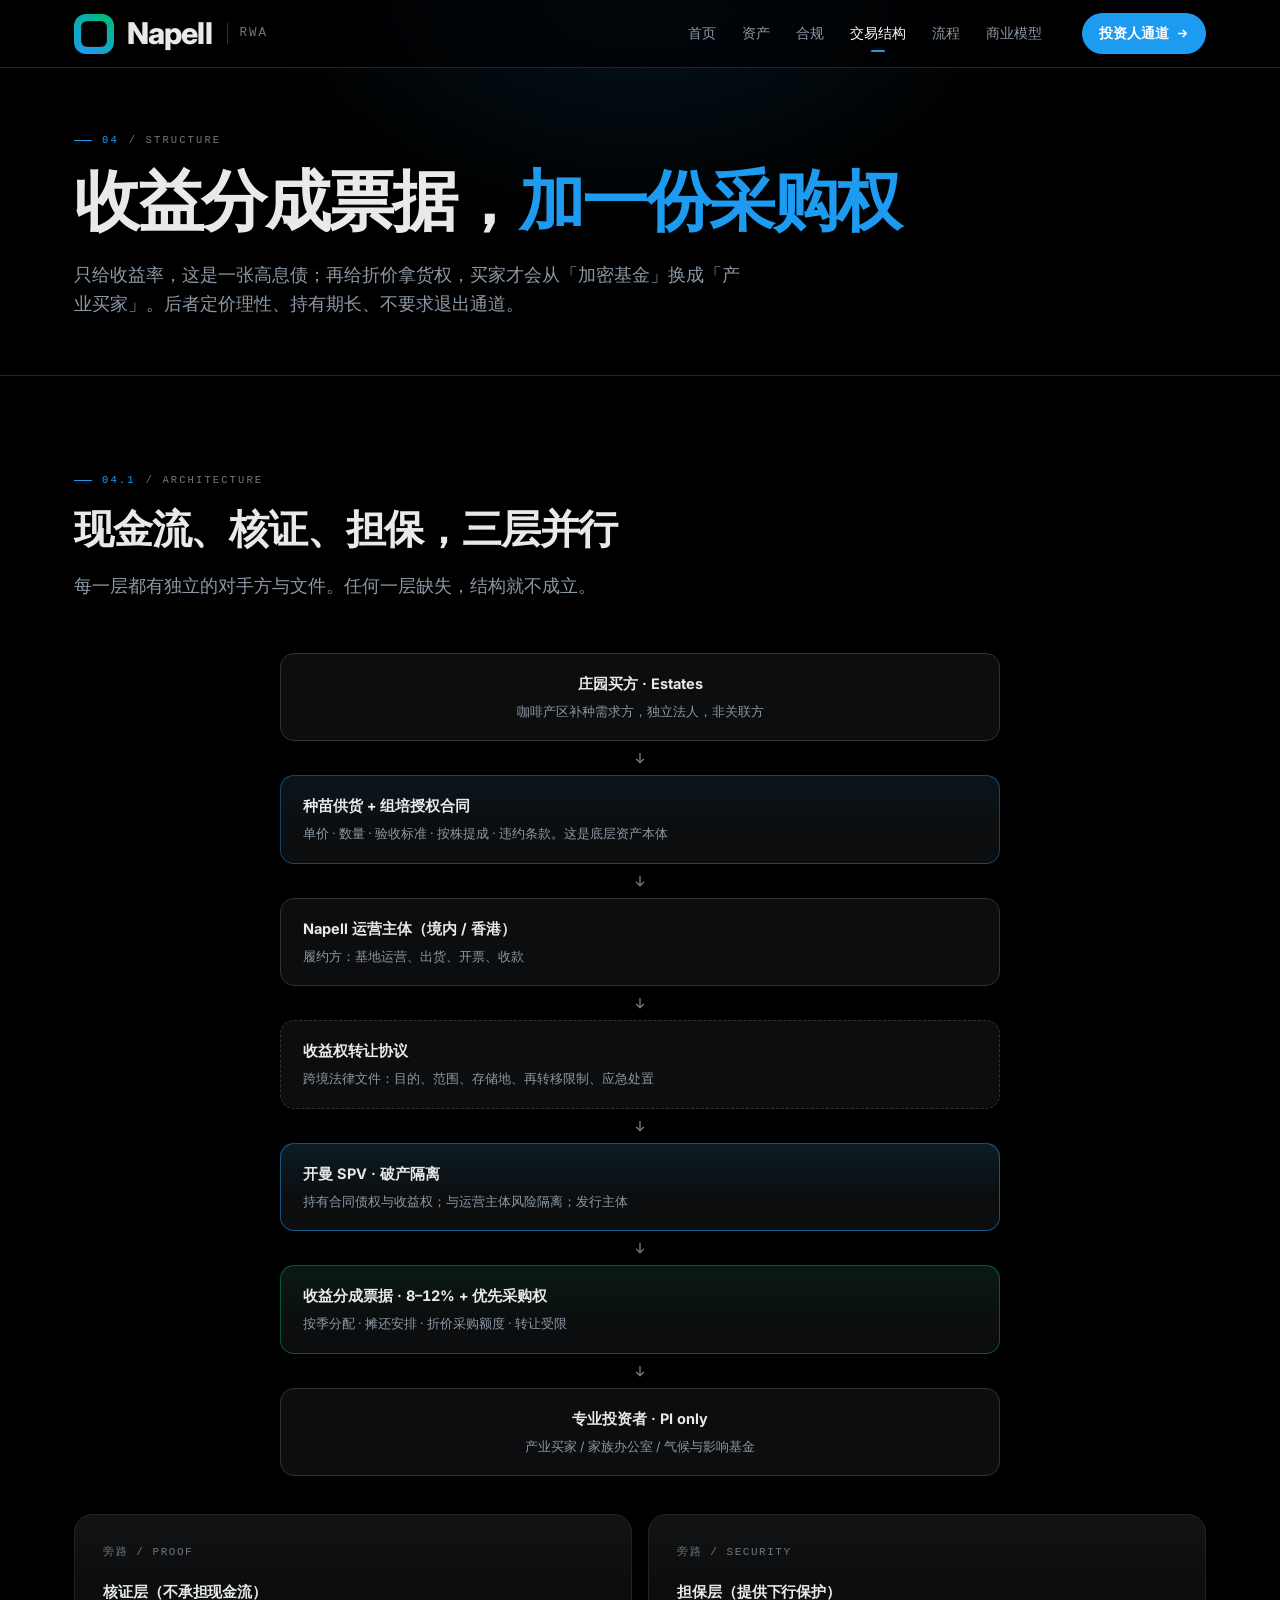
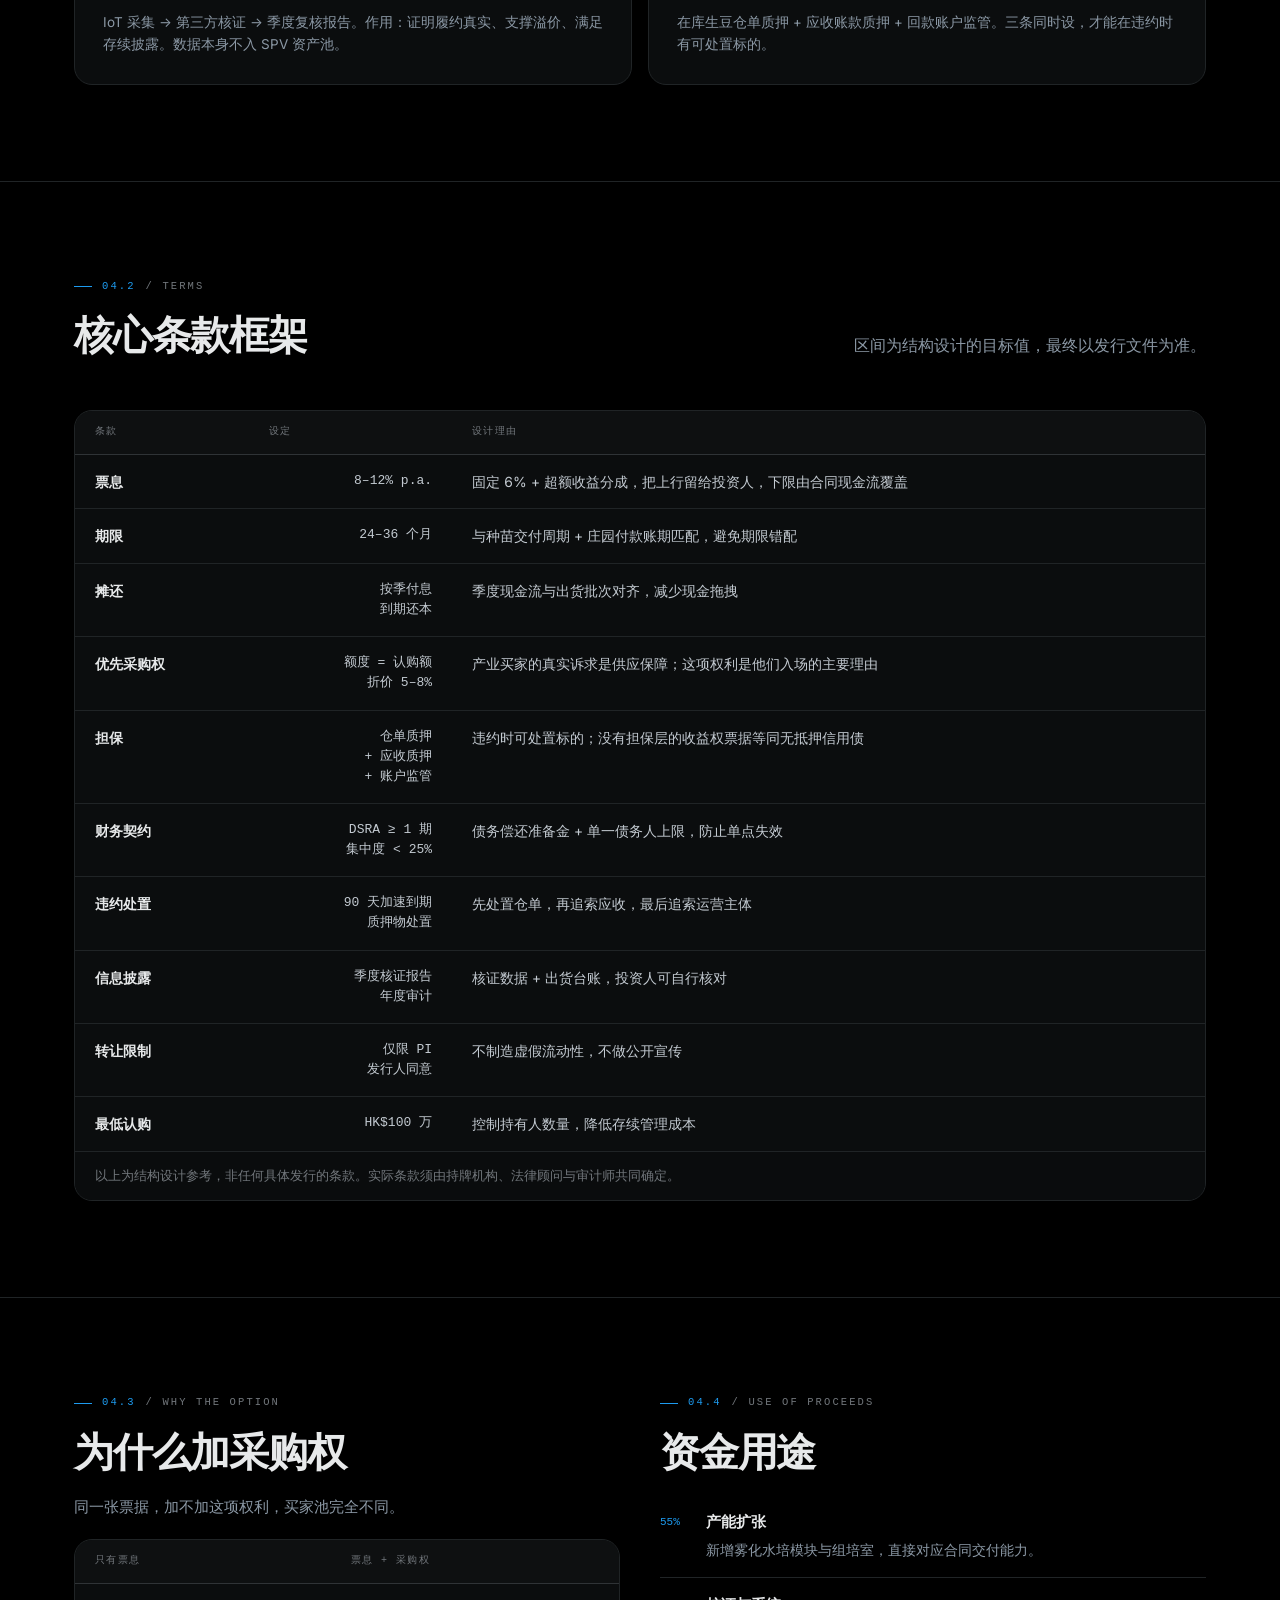
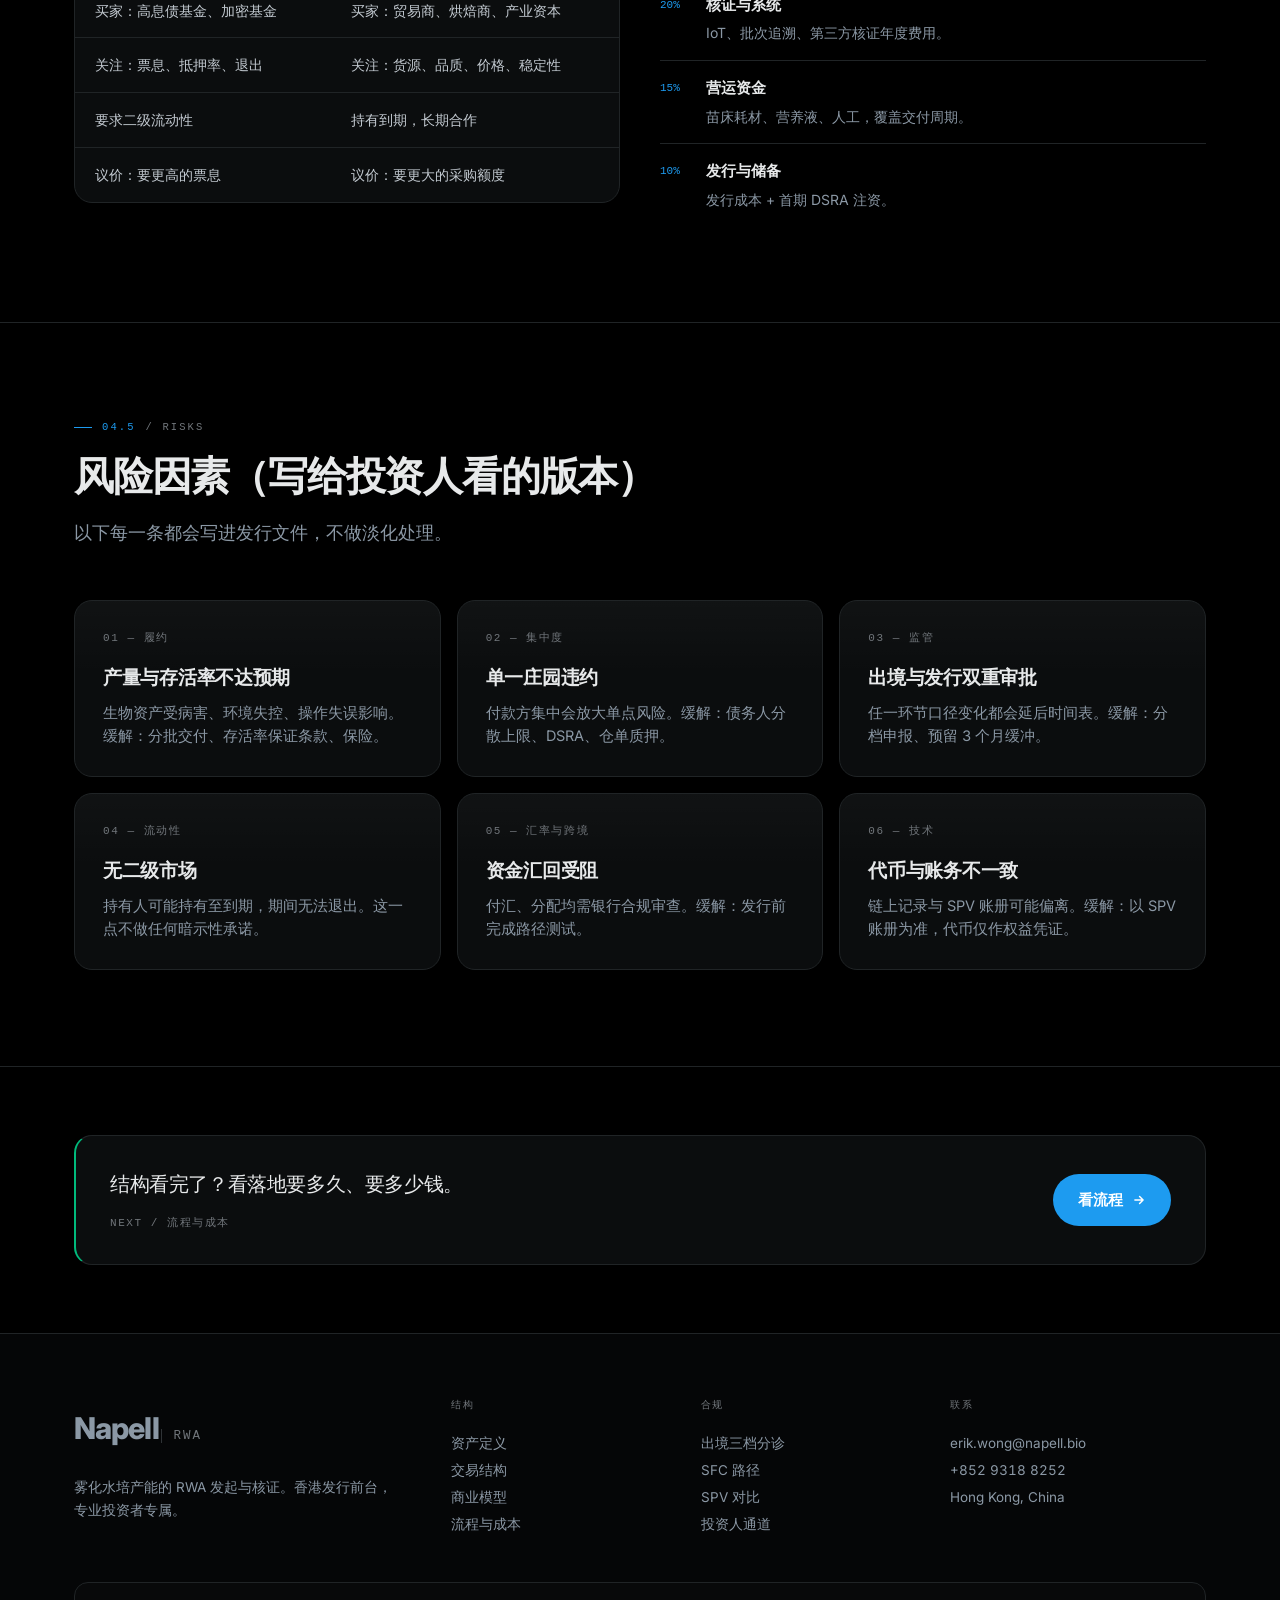
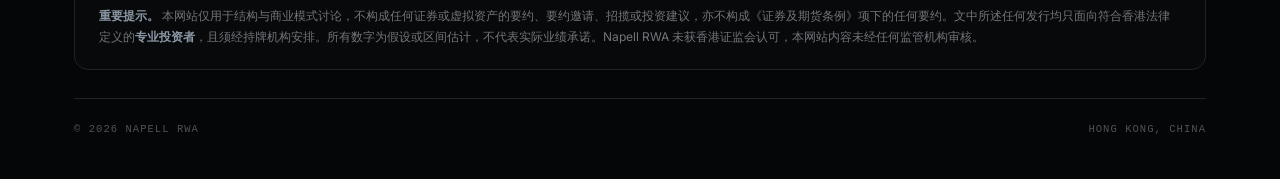
<file: structure.html>
<!DOCTYPE html>
<html lang="zh-CN">
<head>
<meta charset="UTF-8">
<meta name="viewport" content="width=device-width, initial-scale=1">
<title>交易结构 — Napell RWA</title>
<meta name="description" content="收益分成票据 + 优先采购权的完整结构：现金流路径、核证与担保层、核心条款、资金用途与风险因素。">
<link rel="preconnect" href="https://fonts.googleapis.com">
<link rel="preconnect" href="https://fonts.gstatic.com" crossorigin>
<link href="https://fonts.googleapis.com/css2?family=Inter:wght@300;400;500;600;700&display=swap" rel="stylesheet">
<script>document.documentElement.classList.add("js")</script>
<link rel="stylesheet" href="assets/css/style.css">
<link rel="icon" href="data:image/svg+xml,%3Csvg xmlns='http://www.w3.org/2000/svg' viewBox='0 0 32 32'%3E%3Crect width='32' height='32' rx='9' fill='%23000'/%3E%3Ccircle cx='16' cy='16' r='7' fill='none' stroke='%231d9bf0' stroke-width='2.5'/%3E%3C/svg%3E">
</head>
<body>
<div id="prog"></div>

<header>
  <div class="nav">
    <a class="brand" href="index.html"><span class="mark"></span><b>Napell</b><i>RWA</i></a>
    <ul class="menu">
      <li><a href="index.html">首页</a></li>
      <li>
        <a href="asset.html">资产</a>
        <div class="dd">
          <a href="asset.html"><strong>资产定义</strong><em>为什么是种苗与协议授权，不是数据</em></a>
          <a href="asset.html#unit"><strong>单位经济学</strong><em>每 m² 年产值的百倍差距</em></a>
          <a href="asset.html#compare"><strong>资产类别对比</strong><em>可估值性 · 可执行性 · 监管先例</em></a>
        </div>
      </li>
      <li>
        <a href="compliance.html">合规</a>
        <div class="dd">
          <a href="compliance.html#triage"><strong>出境三档分诊</strong><em>标准合同备案 / 保护认证 / 安全评估</em></a>
          <a href="compliance.html#sfc"><strong>SFC 发行路径</strong><em>1 号 + 7 号牌 · PI 门槛 · Ensemble</em></a>
          <a href="compliance.html#spv"><strong>SPV 注册地对比</strong><em>开曼群岛 vs 香港</em></a>
        </div>
      </li>
      <li><a href="structure.html" class="on">交易结构</a></li>
      <li><a href="process.html">流程</a></li>
      <li><a href="model.html">商业模型</a></li>
    </ul>
    <a class="nav-cta" href="investor.html">投资人通道
      <svg viewBox="0 0 24 24" fill="none" stroke="currentColor" stroke-width="2.6" stroke-linecap="round" stroke-linejoin="round"><path d="M5 12h14M13 6l6 6-6 6"/></svg>
    </a>
    <button class="burger" aria-label="菜单" aria-expanded="false"><span></span><span></span><span></span></button>
  </div>
</header>

<main>
  <section class="hero" style="padding-bottom:56px">
    <div class="wrap">
      <div class="eyebrow rv"><b>04</b> / Structure</div>
      <h1 class="rv" style="max-width:24ch">收益分成票据，<span style="color:var(--acc)">加一份采购权</span></h1>
      <p class="lead rv">只给收益率，这是一张高息债；再给折价拿货权，买家才会从「加密基金」换成「产业买家」。后者定价理性、持有期长、不要求退出通道。</p>
    </div>
  </section>

  <section class="sec">
    <div class="wrap">
      <div class="sec-head">
        <div class="eyebrow"><b>04.1</b> / Architecture</div>
        <h2>现金流、核证、担保，三层并行</h2>
        <p class="lead tight">每一层都有独立的对手方与文件。任何一层缺失，结构就不成立。</p>
      </div>

      <div style="max-width:720px;margin:0 auto">
        <div class="flow-node rv" style="text-align:center">
          <b>庄园买方 · Estates</b>
          <span>咖啡产区补种需求方，独立法人，非关联方</span>
        </div>
        <div class="flow-arrow"><svg viewBox="0 0 24 24" fill="none" stroke="currentColor" stroke-width="2.4" stroke-linecap="round" stroke-linejoin="round"><path d="M12 4v16M6 14l6 6 6-6"/></svg></div>

        <div class="flow-node rv" style="border-color:rgba(29,155,240,.4);background:linear-gradient(180deg,rgba(29,155,240,.06),transparent 60%),var(--panel)">
          <b>种苗供货 + 组培授权合同</b>
          <span>单价 · 数量 · 验收标准 · 按株提成 · 违约条款。这是底层资产本体</span>
        </div>
        <div class="flow-arrow"><svg viewBox="0 0 24 24" fill="none" stroke="currentColor" stroke-width="2.4" stroke-linecap="round" stroke-linejoin="round"><path d="M12 4v16M6 14l6 6 6-6"/></svg></div>

        <div class="flow-node rv">
          <b>Napell 运营主体（境内 / 香港）</b>
          <span>履约方：基地运营、出货、开票、收款</span>
        </div>
        <div class="flow-arrow"><svg viewBox="0 0 24 24" fill="none" stroke="currentColor" stroke-width="2.4" stroke-linecap="round" stroke-linejoin="round"><path d="M12 4v16M6 14l6 6 6-6"/></svg></div>

        <div class="flow-node rv" style="border-style:dashed">
          <b>收益权转让协议</b>
          <span>跨境法律文件：目的、范围、存储地、再转移限制、应急处置</span>
        </div>
        <div class="flow-arrow"><svg viewBox="0 0 24 24" fill="none" stroke="currentColor" stroke-width="2.4" stroke-linecap="round" stroke-linejoin="round"><path d="M12 4v16M6 14l6 6 6-6"/></svg></div>

        <div class="flow-node rv" style="border-color:rgba(29,155,240,.5);background:linear-gradient(180deg,rgba(29,155,240,.1),transparent 65%),var(--panel)">
          <b>开曼 SPV · 破产隔离</b>
          <span>持有合同债权与收益权；与运营主体风险隔离；发行主体</span>
        </div>
        <div class="flow-arrow"><svg viewBox="0 0 24 24" fill="none" stroke="currentColor" stroke-width="2.4" stroke-linecap="round" stroke-linejoin="round"><path d="M12 4v16M6 14l6 6 6-6"/></svg></div>

        <div class="flow-node rv" style="border-color:rgba(0,186,124,.42);background:linear-gradient(180deg,rgba(0,186,124,.07),transparent 65%),var(--panel)">
          <b>收益分成票据 · 8–12% + 优先采购权</b>
          <span>按季分配 · 摊还安排 · 折价采购额度 · 转让受限</span>
        </div>
        <div class="flow-arrow"><svg viewBox="0 0 24 24" fill="none" stroke="currentColor" stroke-width="2.4" stroke-linecap="round" stroke-linejoin="round"><path d="M12 4v16M6 14l6 6 6-6"/></svg></div>

        <div class="flow-node rv" style="text-align:center">
          <b>专业投资者 · PI only</b>
          <span>产业买家 / 家族办公室 / 气候与影响基金</span>
        </div>
      </div>

      <div class="grid g2 rv" style="margin-top:38px">
        <div class="card flat">
          <span class="num">旁路 / PROOF</span>
          <h4 style="margin-bottom:8px">核证层（不承担现金流）</h4>
          <p style="font-size:13.5px">IoT 采集 → 第三方核证 → 季度复核报告。作用：证明履约真实、支撑溢价、满足存续披露。数据本身不入 SPV 资产池。</p>
        </div>
        <div class="card flat">
          <span class="num">旁路 / SECURITY</span>
          <h4 style="margin-bottom:8px">担保层（提供下行保护）</h4>
          <p style="font-size:13.5px">在库生豆仓单质押 + 应收账款质押 + 回款账户监管。三条同时设，才能在违约时有可处置标的。</p>
        </div>
      </div>
    </div>
  </section>

  <section class="sec">
    <div class="wrap">
      <div class="sec-head split">
        <div>
          <div class="eyebrow"><b>04.2</b> / Terms</div>
          <h2>核心条款框架</h2>
        </div>
        <p class="dim" style="max-width:36ch">区间为结构设计的目标值，最终以发行文件为准。</p>
      </div>

      <div class="tbl-wrap rv">
        <div class="tbl-scroll">
          <table>
            <thead>
              <tr><th>条款</th><th>设定</th><th>设计理由</th></tr>
            </thead>
            <tbody>
              <tr><td><strong>票息</strong></td><td class="n">8–12% p.a.</td><td>固定 6% + 超额收益分成，把上行留给投资人，下限由合同现金流覆盖</td></tr>
              <tr><td><strong>期限</strong></td><td class="n">24–36 个月</td><td>与种苗交付周期 + 庄园付款账期匹配，避免期限错配</td></tr>
              <tr><td><strong>摊还</strong></td><td class="n">按季付息<br>到期还本</td><td>季度现金流与出货批次对齐，减少现金拖拽</td></tr>
              <tr><td><strong>优先采购权</strong></td><td class="n">额度 = 认购额<br>折价 5–8%</td><td>产业买家的真实诉求是供应保障；这项权利是他们入场的主要理由</td></tr>
              <tr><td><strong>担保</strong></td><td class="n">仓单质押<br>+ 应收质押<br>+ 账户监管</td><td>违约时可处置标的；没有担保层的收益权票据等同无抵押信用债</td></tr>
              <tr><td><strong>财务契约</strong></td><td class="n">DSRA ≥ 1 期<br>集中度 &lt; 25%</td><td>债务偿还准备金 + 单一债务人上限，防止单点失效</td></tr>
              <tr><td><strong>违约处置</strong></td><td class="n">90 天加速到期<br>质押物处置</td><td>先处置仓单，再追索应收，最后追索运营主体</td></tr>
              <tr><td><strong>信息披露</strong></td><td class="n">季度核证报告<br>年度审计</td><td>核证数据 + 出货台账，投资人可自行核对</td></tr>
              <tr><td><strong>转让限制</strong></td><td class="n">仅限 PI<br>发行人同意</td><td>不制造虚假流动性，不做公开宣传</td></tr>
              <tr><td><strong>最低认购</strong></td><td class="n">HK$100 万</td><td>控制持有人数量，降低存续管理成本</td></tr>
            </tbody>
          </table>
        </div>
        <div class="tbl-note">以上为结构设计参考，非任何具体发行的条款。实际条款须由持牌机构、法律顾问与审计师共同确定。</div>
      </div>
    </div>
  </section>

  <section class="sec">
    <div class="wrap">
      <div class="grid g2" style="gap:40px;align-items:start">
        <div class="rv">
          <div class="eyebrow"><b>04.3</b> / Why the option</div>
          <h2 style="margin-bottom:20px">为什么加采购权</h2>
          <p class="dim" style="margin-bottom:20px;font-size:15px">同一张票据，加不加这项权利，买家池完全不同。</p>
          <div class="tbl-wrap">
            <div class="tbl-scroll">
              <table style="min-width:420px">
                <thead><tr><th>只有票息</th><th>票息 + 采购权</th></tr></thead>
                <tbody>
                  <tr><td>买家：高息债基金、加密基金</td><td>买家：贸易商、烘焙商、产业资本</td></tr>
                  <tr><td>关注：票息、抵押率、退出</td><td>关注：货源、品质、价格、稳定性</td></tr>
                  <tr><td>要求二级流动性</td><td>持有到期，长期合作</td></tr>
                  <tr><td>议价：要更高的票息</td><td>议价：要更大的采购额度</td></tr>
                </tbody>
              </table>
            </div>
          </div>
        </div>

        <div class="rv">
          <div class="eyebrow"><b>04.4</b> / Use of proceeds</div>
          <h2 style="margin-bottom:20px">资金用途</h2>
          <div class="rows" style="border-top:0">
            <div class="row" style="padding:15px 0">
              <div class="idx">55%</div>
              <div><h4>产能扩张</h4><p>新增雾化水培模块与组培室，直接对应合同交付能力。</p></div>
            </div>
            <div class="row" style="padding:15px 0">
              <div class="idx">20%</div>
              <div><h4>核证与系统</h4><p>IoT、批次追溯、第三方核证年度费用。</p></div>
            </div>
            <div class="row" style="padding:15px 0">
              <div class="idx">15%</div>
              <div><h4>营运资金</h4><p>苗床耗材、营养液、人工，覆盖交付周期。</p></div>
            </div>
            <div class="row" style="padding:15px 0;border-bottom:0">
              <div class="idx">10%</div>
              <div><h4>发行与储备</h4><p>发行成本 + 首期 DSRA 注资。</p></div>
            </div>
          </div>
        </div>
      </div>
    </div>
  </section>

  <section class="sec">
    <div class="wrap">
      <div class="sec-head">
        <div class="eyebrow"><b>04.5</b> / Risks</div>
        <h2>风险因素（写给投资人看的版本）</h2>
        <p class="lead tight">以下每一条都会写进发行文件，不做淡化处理。</p>
      </div>
      <div class="grid g3">
        <article class="card rv">
          <span class="num">01 — 履约</span>
          <h3>产量与存活率不达预期</h3>
          <p>生物资产受病害、环境失控、操作失误影响。缓解：分批交付、存活率保证条款、保险。</p>
        </article>
        <article class="card rv">
          <span class="num">02 — 集中度</span>
          <h3>单一庄园违约</h3>
          <p>付款方集中会放大单点风险。缓解：债务人分散上限、DSRA、仓单质押。</p>
        </article>
        <article class="card rv">
          <span class="num">03 — 监管</span>
          <h3>出境与发行双重审批</h3>
          <p>任一环节口径变化都会延后时间表。缓解：分档申报、预留 3 个月缓冲。</p>
        </article>
        <article class="card rv">
          <span class="num">04 — 流动性</span>
          <h3>无二级市场</h3>
          <p>持有人可能持有至到期，期间无法退出。这一点不做任何暗示性承诺。</p>
        </article>
        <article class="card rv">
          <span class="num">05 — 汇率与跨境</span>
          <h3>资金汇回受阻</h3>
          <p>付汇、分配均需银行合规审查。缓解：发行前完成路径测试。</p>
        </article>
        <article class="card rv">
          <span class="num">06 — 技术</span>
          <h3>代币与账务不一致</h3>
          <p>链上记录与 SPV 账册可能偏离。缓解：以 SPV 账册为准，代币仅作权益凭证。</p>
        </article>
      </div>
    </div>
  </section>

  <section class="sec tight">
    <div class="wrap">
      <div class="callout rv" style="border-left-color:var(--up);display:flex;gap:28px;align-items:center;flex-wrap:wrap;justify-content:space-between">
        <div>
          <p style="font-size:20px;letter-spacing:-.02em">结构看完了？看落地要多久、要多少钱。</p>
          <span>Next / 流程与成本</span>
        </div>
        <a class="btn btn-primary" href="process.html">看流程
          <svg viewBox="0 0 24 24" fill="none" stroke="currentColor" stroke-width="2.6" stroke-linecap="round" stroke-linejoin="round"><path d="M5 12h14M13 6l6 6-6 6"/></svg>
        </a>
      </div>
    </div>
  </section>
</main>

<footer>
  <div class="wrap">
    <div class="f-grid">
      <div>
        <a class="brand" href="index.html" style="margin-bottom:18px"><span class="mark"></span><b>Napell</b><i>RWA</i></a>
        <p style="max-width:36ch;line-height:1.7">雾化水培产能的 RWA 发起与核证。香港发行前台，专业投资者专属。</p>
      </div>
      <div>
        <h5>结构</h5>
        <a href="asset.html">资产定义</a>
        <a href="structure.html">交易结构</a>
        <a href="model.html">商业模型</a>
        <a href="process.html">流程与成本</a>
      </div>
      <div>
        <h5>合规</h5>
        <a href="compliance.html#triage">出境三档分诊</a>
        <a href="compliance.html#sfc">SFC 路径</a>
        <a href="compliance.html#spv">SPV 对比</a>
        <a href="investor.html">投资人通道</a>
      </div>
      <div>
        <h5>联系</h5>
        <p>erik.wong@napell.bio</p>
        <p>+852 9318 8252</p>
        <p>Hong Kong, China</p>
      </div>
    </div>
    <div class="disc">
      <strong>重要提示。</strong> 本网站仅用于结构与商业模式讨论，不构成任何证券或虚拟资产的要约、要约邀请、招揽或投资建议，亦不构成《证券及期货条例》项下的任何要约。文中所述任何发行均只面向符合香港法律定义的<strong>专业投资者</strong>，且须经持牌机构安排。所有数字为假设或区间估计，不代表实际业绩承诺。Napell RWA 未获香港证监会认可，本网站内容未经任何监管机构审核。
    </div>
    <div class="f-bot">
      <span>© <span data-year>2026</span> Napell RWA</span>
      <span>Hong Kong, China</span>
    </div>
  </div>
</footer>

<script src="assets/js/site.js"></script>
</body>
</html>
</file>
<file: assets/css/style.css>
/* ============================================================
   NAPELL RWA — x.com dark chrome
   shared stylesheet / no build step
   ============================================================ */

:root{
  --bg:#000;
  --panel:#0b0d0e;
  --panel-2:#16181c;
  --panel-3:#1c1f22;
  --line:#202426;
  --line-2:#2f3336;
  --line-3:#3a4046;

  --txt:#e7e9ea;
  --txt-2:#c3cad1;
  --mut:#8b98a5;
  --mut-2:#71767b;

  --acc:#1d9bf0;
  --acc-2:#0a7cc4;
  --acc-glow:rgba(29,155,240,.14);
  --up:#00ba7c;
  --up-glow:rgba(0,186,124,.12);
  --dn:#f4212e;
  --warn:#ffd400;

  --r-sm:10px;
  --r:14px;
  --r-lg:18px;

  --mono:ui-monospace,SFMono-Regular,"SF Mono",Menlo,Consolas,"Liberation Mono",monospace;
  --sans:"Inter",system-ui,-apple-system,"Segoe UI","PingFang SC","Hiragino Sans GB","Microsoft YaHei",sans-serif;

  --maxw:1180px;
}

*{box-sizing:border-box}
html{scroll-behavior:smooth;-webkit-text-size-adjust:100%}
body{
  margin:0;background:var(--bg);color:var(--txt);
  font:400 16px/1.65 var(--sans);
  -webkit-font-smoothing:antialiased;
  text-rendering:optimizeLegibility;
  font-variant-numeric:tabular-nums;
}
::selection{background:var(--acc);color:#fff}
img{max-width:100%;display:block}
a{color:inherit}
h1,h2,h3,h4,p{margin:0}
ul,ol{margin:0;padding:0;list-style:none}

/* ---------- scroll progress ---------- */
#prog{
  position:fixed;top:0;left:0;height:2px;width:0;z-index:120;
  background:linear-gradient(90deg,var(--acc),var(--up));
  box-shadow:0 0 12px rgba(29,155,240,.6);
}

/* ---------- header ---------- */
header{
  position:fixed;inset:0 0 auto 0;z-index:100;height:68px;
  background:rgba(0,0,0,.68);
  backdrop-filter:blur(20px) saturate(150%);
  -webkit-backdrop-filter:blur(20px) saturate(150%);
  border-bottom:1px solid var(--line);
}
.nav{
  max-width:var(--maxw);margin:0 auto;padding:0 24px;height:100%;
  display:flex;align-items:center;gap:28px;
}
.brand{display:flex;align-items:center;gap:13px;text-decoration:none;flex:0 0 auto}
.mark{
  width:40px;height:40px;border-radius:12px;position:relative;flex:0 0 auto;
  background:conic-gradient(from 200deg,var(--acc),var(--up) 55%,var(--acc));
}
.mark::after{
  content:"";position:absolute;inset:7px;border-radius:6px;background:#000;
  box-shadow:inset 0 0 0 1px rgba(255,255,255,.08);
}
.brand b{font-weight:800;font-size:30px;letter-spacing:-.03em}
.brand i{
  font-style:normal;font-family:var(--mono);font-size:12.5px;letter-spacing:.16em;
  color:var(--mut-2);padding-left:12px;margin-left:2px;border-left:1px solid var(--line-2);
}

.menu{display:flex;align-items:center;gap:2px;margin-left:auto}
.menu>li{position:relative;list-style:none}
.menu>li>a{
  position:relative;display:block;padding:8px 12px;border-radius:999px;
  color:var(--mut);font-size:13.5px;font-weight:500;text-decoration:none;
  white-space:nowrap;transition:color .16s,background .16s;
}
.menu>li>a:hover{color:var(--txt);background:var(--panel-2)}
.menu>li>a.on{color:#fff}
.menu>li>a.on::after{
  content:"";position:absolute;left:50%;transform:translateX(-50%);
  bottom:1px;width:14px;height:2px;border-radius:2px;background:var(--acc);
}

.dd{
  position:absolute;top:calc(100% + 9px);left:50%;
  transform:translateX(-50%) translateY(-5px);
  min-width:292px;padding:8px;z-index:110;
  background:#08090a;border:1px solid var(--line-2);border-radius:var(--r);
  box-shadow:0 24px 70px rgba(0,0,0,.9),0 0 0 1px rgba(255,255,255,.02);
  opacity:0;visibility:hidden;transition:opacity .18s,transform .18s,visibility .18s;
}
.menu>li:hover>.dd,.menu>li:focus-within>.dd{
  opacity:1;visibility:visible;transform:translateX(-50%) translateY(0);
}
.dd a{display:block;padding:10px 12px;border-radius:9px;text-decoration:none;transition:background .14s}
.dd a:hover{background:var(--panel-2)}
.dd strong{display:block;font-size:13.5px;font-weight:600;color:var(--txt)}
.dd em{display:block;font-style:normal;font-size:12px;line-height:1.5;color:var(--mut-2);margin-top:2px}

.nav-cta{
  display:inline-flex;align-items:center;gap:7px;
  padding:9px 17px;border-radius:999px;text-decoration:none;
  background:var(--acc);color:#fff;font-size:13.5px;font-weight:600;
  transition:filter .16s,transform .16s;
}
.nav-cta:hover{filter:brightness(1.12)}
.nav-cta svg{width:13px;height:13px}

.burger{
  display:none;margin-left:auto;width:38px;height:38px;border-radius:10px;
  background:transparent;border:1px solid var(--line-2);cursor:pointer;
  align-items:center;justify-content:center;flex-direction:column;gap:4px;
}
.burger span{display:block;width:15px;height:1.5px;background:var(--txt);border-radius:2px}

/* ---------- layout ---------- */
.wrap{max-width:var(--maxw);margin:0 auto;padding:0 24px}
.sec{padding:96px 0;border-top:1px solid var(--line)}
.sec.tight{padding:68px 0}
.sec:first-of-type{border-top:0}
.narrow{max-width:760px}

.eyebrow{
  display:flex;align-items:center;gap:10px;margin-bottom:18px;
  font-family:var(--mono);font-size:10.5px;letter-spacing:.2em;
  text-transform:uppercase;color:var(--mut-2);
}
.eyebrow::before{content:"";width:18px;height:1px;background:var(--acc)}
.eyebrow b{color:var(--acc);font-weight:500}

h1{
  font-size:clamp(2.4rem,5.4vw,4.1rem);font-weight:700;
  letter-spacing:-.038em;line-height:1.03;
}
h2{
  font-size:clamp(1.7rem,3.2vw,2.5rem);font-weight:650;
  letter-spacing:-.03em;line-height:1.12;
}
h3{font-size:19px;font-weight:650;letter-spacing:-.015em;line-height:1.35}
h4{font-size:15px;font-weight:600;letter-spacing:-.005em}
.lead{font-size:17.5px;line-height:1.65;color:var(--mut);max-width:62ch;margin-top:20px}
.lead.tight{max-width:54ch}
.dim{color:var(--mut)}
.dimmer{color:var(--mut-2)}
.acc{color:var(--acc)}
.up{color:var(--up)}
.dn{color:var(--dn)}
.warn{color:var(--warn)}
.strike{text-decoration:line-through;text-decoration-color:var(--dn);text-decoration-thickness:2px}
.mono{font-family:var(--mono)}

.sec-head{margin-bottom:52px}
.sec-head.split{display:flex;align-items:flex-end;justify-content:space-between;gap:32px;flex-wrap:wrap}
.sec-head p{max-width:58ch}

/* ---------- buttons ---------- */
.btn{
  display:inline-flex;align-items:center;justify-content:center;gap:9px;
  padding:13px 24px;border-radius:999px;text-decoration:none;
  font-size:14.5px;font-weight:600;letter-spacing:-.01em;
  transition:filter .16s,background .16s,border-color .16s,transform .16s;
  border:1px solid transparent;cursor:pointer;
}
.btn svg{width:14px;height:14px}
.btn-primary{background:var(--acc);color:#fff}
.btn-primary:hover{filter:brightness(1.14)}
.btn-ghost{background:transparent;border-color:var(--line-3);color:var(--txt)}
.btn-ghost:hover{background:var(--panel-2);border-color:var(--mut-2)}
.btn-sm{padding:9px 17px;font-size:13px}

/* ---------- cards ---------- */
.grid{display:grid;gap:16px}
.g2{grid-template-columns:repeat(2,1fr)}
.g3{grid-template-columns:repeat(3,1fr)}
.g4{grid-template-columns:repeat(4,1fr)}

.card{
  position:relative;padding:28px;border-radius:var(--r-lg);
  background:var(--panel);border:1px solid var(--line);
  background-image:linear-gradient(180deg,rgba(255,255,255,.022),transparent 42%);
  transition:border-color .2s,transform .2s,background .2s;
}
.card:hover{border-color:var(--line-3);transform:translateY(-2px)}
.card h3{margin-bottom:10px}
.card p{font-size:14.5px;line-height:1.62;color:var(--mut)}
.card .num{
  font-family:var(--mono);font-size:11px;letter-spacing:.14em;color:var(--mut-2);
  display:block;margin-bottom:18px;
}
.card.accent{border-color:rgba(29,155,240,.34);background-image:linear-gradient(180deg,rgba(29,155,240,.07),transparent 55%)}
.card.flat:hover{transform:none}

/* ---------- KPI strip ---------- */
.kpis{display:grid;grid-template-columns:repeat(4,1fr);border:1px solid var(--line);border-radius:var(--r-lg);overflow:hidden;background:var(--panel)}
.kpi{padding:24px 26px;border-right:1px solid var(--line)}
.kpi:last-child{border-right:0}
.kpi .k{font-family:var(--mono);font-size:10px;letter-spacing:.16em;text-transform:uppercase;color:var(--mut-2);display:block;margin-bottom:12px}
.kpi .v{font-size:clamp(1.6rem,2.6vw,2.15rem);font-weight:650;letter-spacing:-.04em;line-height:1;display:flex;align-items:baseline;gap:4px}
.kpi .v small{font-size:.5em;font-weight:500;color:var(--mut);letter-spacing:0}
.kpi .s{font-size:12.5px;color:var(--mut-2);margin-top:9px;line-height:1.5}

/* ---------- chips ---------- */
.chip{
  display:inline-flex;align-items:center;gap:6px;padding:4px 10px;border-radius:999px;
  font-family:var(--mono);font-size:10.5px;letter-spacing:.08em;text-transform:uppercase;
  border:1px solid var(--line-2);color:var(--mut);white-space:nowrap;
}
.chip-acc{border-color:rgba(29,155,240,.4);color:#6fc3f7;background:rgba(29,155,240,.08)}
.chip-up{border-color:rgba(0,186,124,.38);color:#4fd6a5;background:rgba(0,186,124,.08)}
.chip-warn{border-color:rgba(255,212,0,.34);color:#ffd400;background:rgba(255,212,0,.07)}
.chip-dn{border-color:rgba(244,33,46,.36);color:#ff7278;background:rgba(244,33,46,.08)}

/* ---------- tables ---------- */
.tbl-wrap{border:1px solid var(--line);border-radius:var(--r-lg);overflow:hidden;background:var(--panel)}
.tbl-scroll{overflow-x:auto}
table{width:100%;border-collapse:collapse;min-width:620px}
thead th{
  padding:13px 20px;text-align:left;font-family:var(--mono);
  font-size:10px;letter-spacing:.14em;text-transform:uppercase;color:var(--mut-2);
  font-weight:500;background:#0e1011;border-bottom:1px solid var(--line-2);white-space:nowrap;
}
tbody td{padding:16px 20px;font-size:14px;line-height:1.55;border-bottom:1px solid var(--line);color:var(--txt-2);vertical-align:top}
tbody tr:last-child td{border-bottom:0}
tbody tr:hover td{background:rgba(255,255,255,.018)}
tbody td strong{color:var(--txt);font-weight:600}
td.n,th.n{text-align:right;font-family:var(--mono);font-size:13px;white-space:nowrap}
tr.total td{background:rgba(29,155,240,.055);color:var(--txt);font-weight:600;border-top:1px solid rgba(29,155,240,.28)}
tr.total td.n{color:#6fc3f7}
.tbl-note{padding:14px 20px;font-size:12.5px;color:var(--mut-2);border-top:1px solid var(--line);background:#0a0c0d}

/* ---------- lists ---------- */
.rows{border-top:1px solid var(--line)}
.row{display:flex;gap:20px;padding:20px 0;border-bottom:1px solid var(--line)}
.row .idx{font-family:var(--mono);font-size:11px;color:var(--acc);padding-top:3px;flex:0 0 26px}
.row h4{margin-bottom:5px}
.row p{font-size:14px;color:var(--mut);line-height:1.6}
.row .tail{margin-left:auto;text-align:right;font-family:var(--mono);font-size:12.5px;color:var(--mut);flex:0 0 auto}

.ticks{display:flex;flex-direction:column;gap:12px}
.ticks li{display:flex;gap:11px;font-size:14.5px;color:var(--txt-2);line-height:1.6}
.ticks li::before{
  content:"";flex:0 0 auto;width:15px;height:15px;margin-top:4px;border-radius:50%;
  background:var(--up-glow);
  background-image:linear-gradient(var(--up-glow),var(--up-glow));
  box-shadow:inset 0 0 0 1px rgba(0,186,124,.45);
}
.ticks.cross li::before{
  background-image:linear-gradient(rgba(244,33,46,.12),rgba(244,33,46,.12));
  box-shadow:inset 0 0 0 1px rgba(244,33,46,.42);
}
.ticks.dash li::before{
  background-image:linear-gradient(rgba(255,212,0,.10),rgba(255,212,0,.10));
  box-shadow:inset 0 0 0 1px rgba(255,212,0,.38);
}

/* ---------- quote / callout ---------- */
.callout{
  padding:32px 34px;border-radius:var(--r-lg);border:1px solid var(--line);
  background:var(--panel);border-left:2px solid var(--acc);
}
.callout p{font-size:17px;line-height:1.6;color:var(--txt);letter-spacing:-.012em}
.callout span{display:block;margin-top:14px;font-family:var(--mono);font-size:11px;letter-spacing:.14em;text-transform:uppercase;color:var(--mut-2)}
.callout.red{border-left-color:var(--dn)}
.callout.green{border-left-color:var(--up)}

/* ---------- dual gateway ---------- */
.gateway{display:grid;grid-template-columns:1fr 1fr;gap:16px}
.gw{
  position:relative;display:block;text-decoration:none;padding:38px 36px 34px;
  border-radius:var(--r-lg);border:1px solid var(--line);background:var(--panel);
  overflow:hidden;transition:border-color .22s,transform .22s;
}
.gw::before{
  content:"";position:absolute;right:-60px;top:-60px;width:220px;height:220px;border-radius:50%;
  background:var(--acc-glow);filter:blur(60px);opacity:.5;transition:opacity .3s;
}
.gw:hover{border-color:var(--line-3);transform:translateY(-3px)}
.gw:hover::before{opacity:1}
.gw .tag{font-family:var(--mono);font-size:10.5px;letter-spacing:.18em;text-transform:uppercase;color:var(--acc);margin-bottom:20px;display:block}
.gw h3{font-size:clamp(1.5rem,2.4vw,1.9rem);letter-spacing:-.03em;margin-bottom:12px}
.gw p{font-size:14.5px;color:var(--mut);line-height:1.62;max-width:44ch}
.gw .go{display:inline-flex;align-items:center;gap:8px;margin-top:24px;font-size:13.5px;font-weight:600;color:var(--txt)}
.gw .go svg{width:14px;height:14px;transition:transform .22s}
.gw:hover .go svg{transform:translateX(4px)}

/* ---------- charts ---------- */
.chart{border:1px solid var(--line);border-radius:var(--r-lg);background:var(--panel);padding:26px 24px 18px}
.chart-hd{display:flex;justify-content:space-between;align-items:baseline;gap:16px;margin-bottom:22px;flex-wrap:wrap}
.chart-hd h4{font-size:13px;font-weight:600}
.chart-hd span{font-family:var(--mono);font-size:10.5px;color:var(--mut-2);letter-spacing:.1em;text-transform:uppercase}
.chart svg{width:100%;height:auto;display:block;overflow:visible}
.legend{display:flex;gap:18px;flex-wrap:wrap;margin-top:16px;padding-top:14px;border-top:1px solid var(--line)}
.legend i{display:inline-block;width:9px;height:9px;border-radius:2px;margin-right:7px}
.legend span{font-family:var(--mono);font-size:11px;color:var(--mut);letter-spacing:.06em}

/* ---------- flow diagram ---------- */
.flow{display:grid;gap:0}
.flow-node{
  padding:18px 22px;border:1px solid var(--line-2);border-radius:var(--r);
  background:var(--panel);font-size:14px;
}
.flow-node b{display:block;font-size:14.5px;margin-bottom:3px}
.flow-node span{font-size:12.5px;color:var(--mut)}
.flow-arrow{display:flex;justify-content:center;padding:10px 0;color:var(--mut-2)}
.flow-arrow svg{width:14px;height:14px}

/* ---------- footer ---------- */
footer{border-top:1px solid var(--line);padding:64px 0 40px;background:#050607}
.f-grid{display:grid;grid-template-columns:1.6fr 1fr 1fr 1.2fr;gap:36px;margin-bottom:44px}
.f-grid h5{
  font-family:var(--mono);font-size:10px;letter-spacing:.16em;text-transform:uppercase;
  color:var(--mut-2);font-weight:500;margin:0 0 16px;
}
.f-grid a,.f-grid p{font-size:13.5px;color:var(--mut);text-decoration:none;line-height:2;display:block}
.f-grid a:hover{color:var(--txt)}
.disc{
  padding:22px 24px;border:1px solid var(--line);border-radius:var(--r);
  background:#08090a;font-size:12px;line-height:1.75;color:var(--mut-2);
}
.disc strong{color:var(--mut);font-weight:600}
.f-bot{
  display:flex;justify-content:space-between;gap:20px;flex-wrap:wrap;
  margin-top:28px;padding-top:22px;border-top:1px solid var(--line);
  font-family:var(--mono);font-size:10.5px;letter-spacing:.1em;text-transform:uppercase;color:#4d5359;
}

/* ---------- PI gate ---------- */
.gate{
  max-width:640px;margin:0 auto;padding:40px 38px;border-radius:var(--r-lg);
  border:1px solid rgba(255,212,0,.22);background:linear-gradient(180deg,rgba(255,212,0,.045),transparent 60%),var(--panel);
}
.gate h2{font-size:clamp(1.4rem,2.4vw,1.8rem);margin-bottom:14px}
.gate .checks{margin:26px 0 24px;display:flex;flex-direction:column;gap:14px}
.gate label{display:flex;gap:12px;font-size:13.5px;line-height:1.55;color:var(--txt-2);cursor:pointer}
.gate input[type=checkbox]{
  appearance:none;-webkit-appearance:none;flex:0 0 auto;width:17px;height:17px;margin-top:2px;
  border:1px solid var(--line-3);border-radius:5px;background:var(--panel-2);cursor:pointer;transition:.15s;
}
.gate input[type=checkbox]:checked{background:var(--acc);border-color:var(--acc)}
.gate input[type=checkbox]:checked::after{
  content:"";display:block;width:4px;height:8px;margin:3px 0 0 6px;
  border:solid #fff;border-width:0 1.6px 1.6px 0;transform:rotate(42deg);
}
.gate .btn{width:100%}
.gate .fine{font-size:11.5px;line-height:1.7;color:var(--mut-2);margin-top:18px}
.locked{display:none}
.locked.open{display:block;animation:fade .4s ease}
@keyframes fade{from{opacity:0;transform:translateY(8px)}to{opacity:1;transform:none}}

/* ---------- reveal ---------- */
.js .rv{opacity:0;transform:translateY(14px);transition:opacity .6s cubic-bezier(.22,1,.36,1),transform .6s cubic-bezier(.22,1,.36,1)}
.rv.in{opacity:1;transform:none}

/* ---------- hero decor ---------- */
.hero{position:relative;padding:132px 0 84px;overflow:hidden}
.hero::before{
  content:"";position:absolute;inset:0;
  background-image:radial-gradient(circle at 1px 1px,rgba(255,255,255,.055) 1px,transparent 0);
  background-size:34px 34px;
  -webkit-mask-image:radial-gradient(ellipse 70% 60% at 50% 0%,#000,transparent 72%);
  mask-image:radial-gradient(ellipse 70% 60% at 50% 0%,#000,transparent 72%);
  pointer-events:none;
}
.hero::after{
  content:"";position:absolute;left:50%;top:-320px;width:820px;height:560px;
  transform:translateX(-50%);pointer-events:none;
  background:radial-gradient(ellipse,rgba(29,155,240,.15),transparent 66%);
  filter:blur(30px);
}
.hero .wrap{position:relative;z-index:1}
.hero h1{margin-bottom:26px}
.hero h1 .l2{display:block;color:var(--acc)}
.hero-actions{display:flex;gap:12px;flex-wrap:wrap;margin-top:34px}

/* ---------- responsive ---------- */
@media (max-width:1000px){
  .g4{grid-template-columns:repeat(2,1fr)}
  .kpis{grid-template-columns:repeat(2,1fr)}
  .kpi:nth-child(2){border-right:0}
  .kpi:nth-child(1),.kpi:nth-child(2){border-bottom:1px solid var(--line)}
  .f-grid{grid-template-columns:1fr 1fr}
}
@media (max-width:900px){
  .menu{
    display:none;position:fixed;top:68px;left:0;right:0;
    flex-direction:column;align-items:stretch;gap:2px;
    padding:14px 20px 22px;background:rgba(0,0,0,.97);
    border-bottom:1px solid var(--line-2);backdrop-filter:blur(20px);
    max-height:calc(100vh - 68px);overflow:auto;
  }
  .menu.open{display:flex}
  .menu>li>a{padding:12px 14px;font-size:15px;border-radius:10px}
  .menu>li>a.on::after{display:none}
  .dd{display:none}
  .burger{display:flex}
  .nav-cta{display:none}
  .sec{padding:64px 0}
  .hero{padding:104px 0 60px}
  .gateway,.g2,.g3{grid-template-columns:1fr}
  .row{flex-wrap:wrap}
  .row .tail{margin-left:0;text-align:left;width:100%}
}
@media (max-width:560px){
  .wrap{padding:0 18px}
  .kpis{grid-template-columns:1fr}
  .kpi{border-right:0;border-bottom:1px solid var(--line)}
  .kpi:last-child{border-bottom:0}
  .f-grid{grid-template-columns:1fr}
  .card{padding:22px}
  .callout{padding:24px}
  .gate{padding:28px 22px}
}
@media (prefers-reduced-motion:reduce){
  *{animation:none!important;transition:none!important}
  html{scroll-behavior:auto}
  .rv{opacity:1;transform:none}
}
</file>
